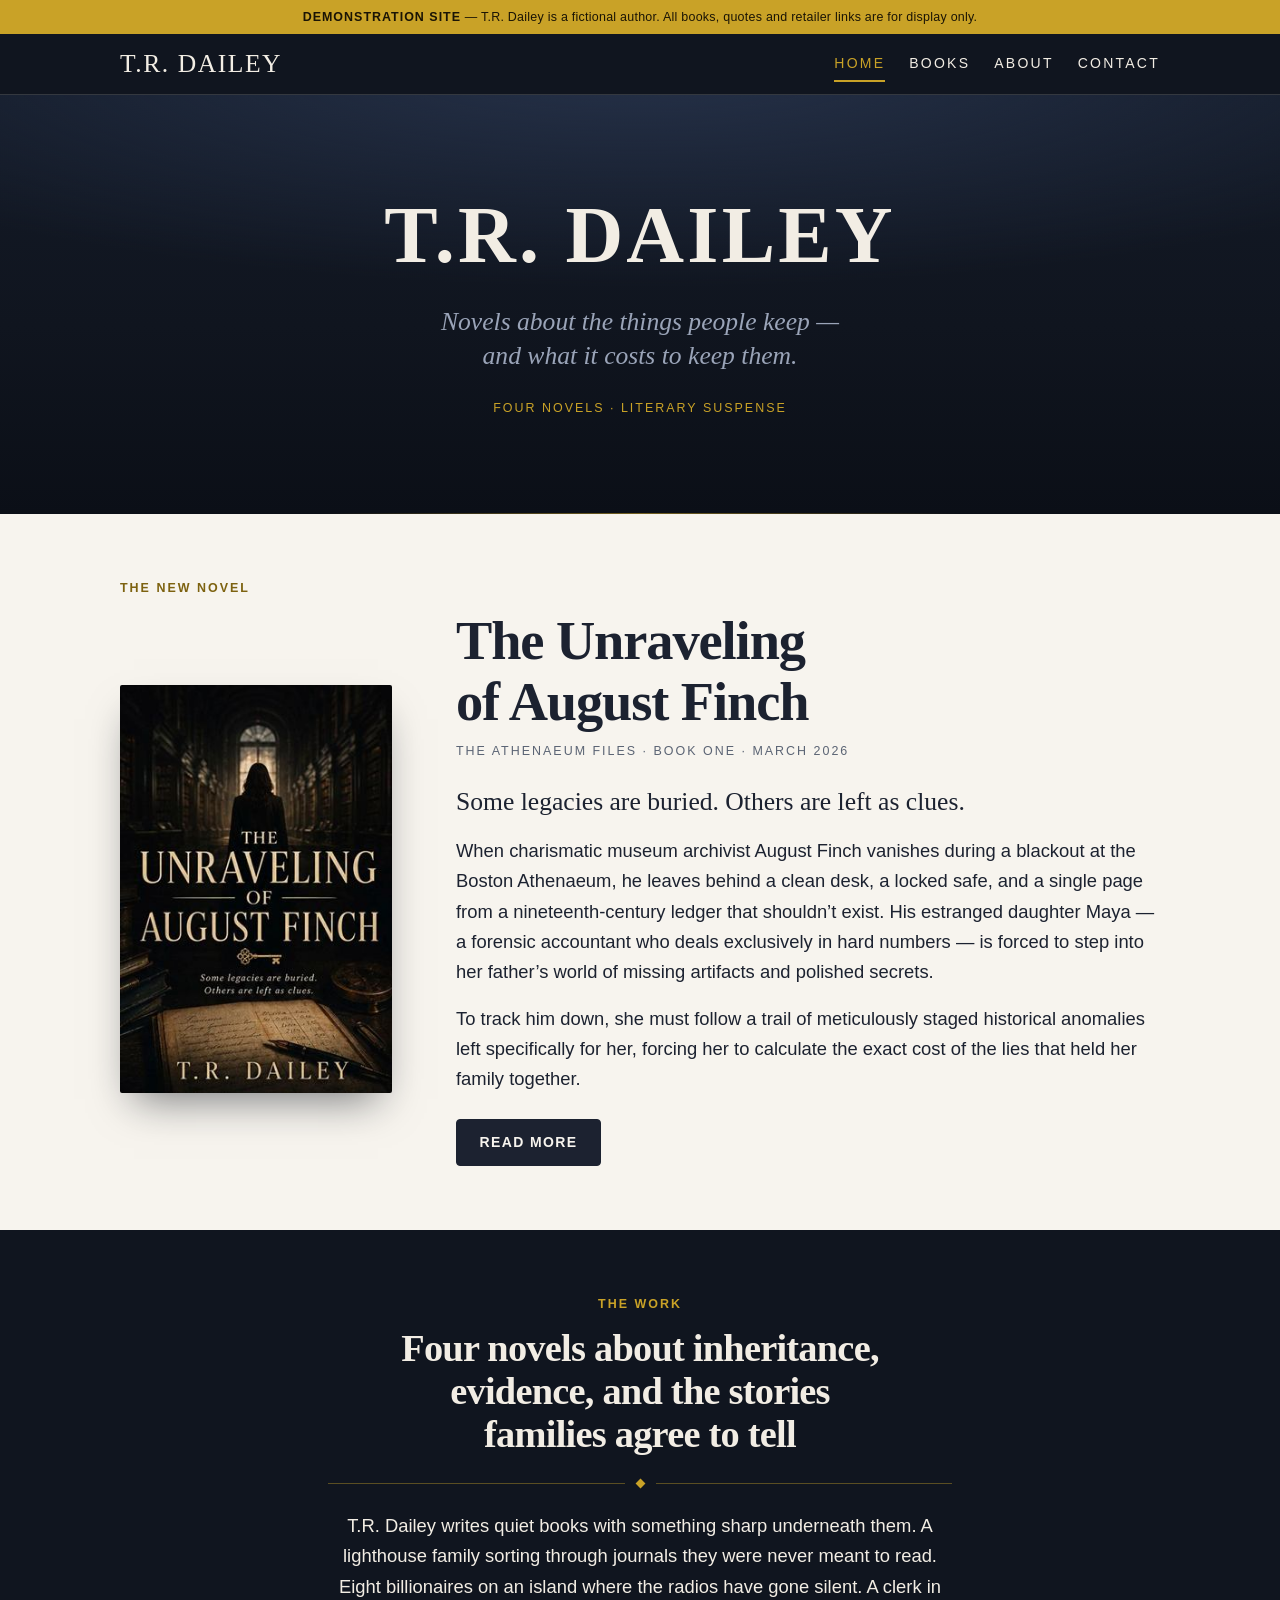
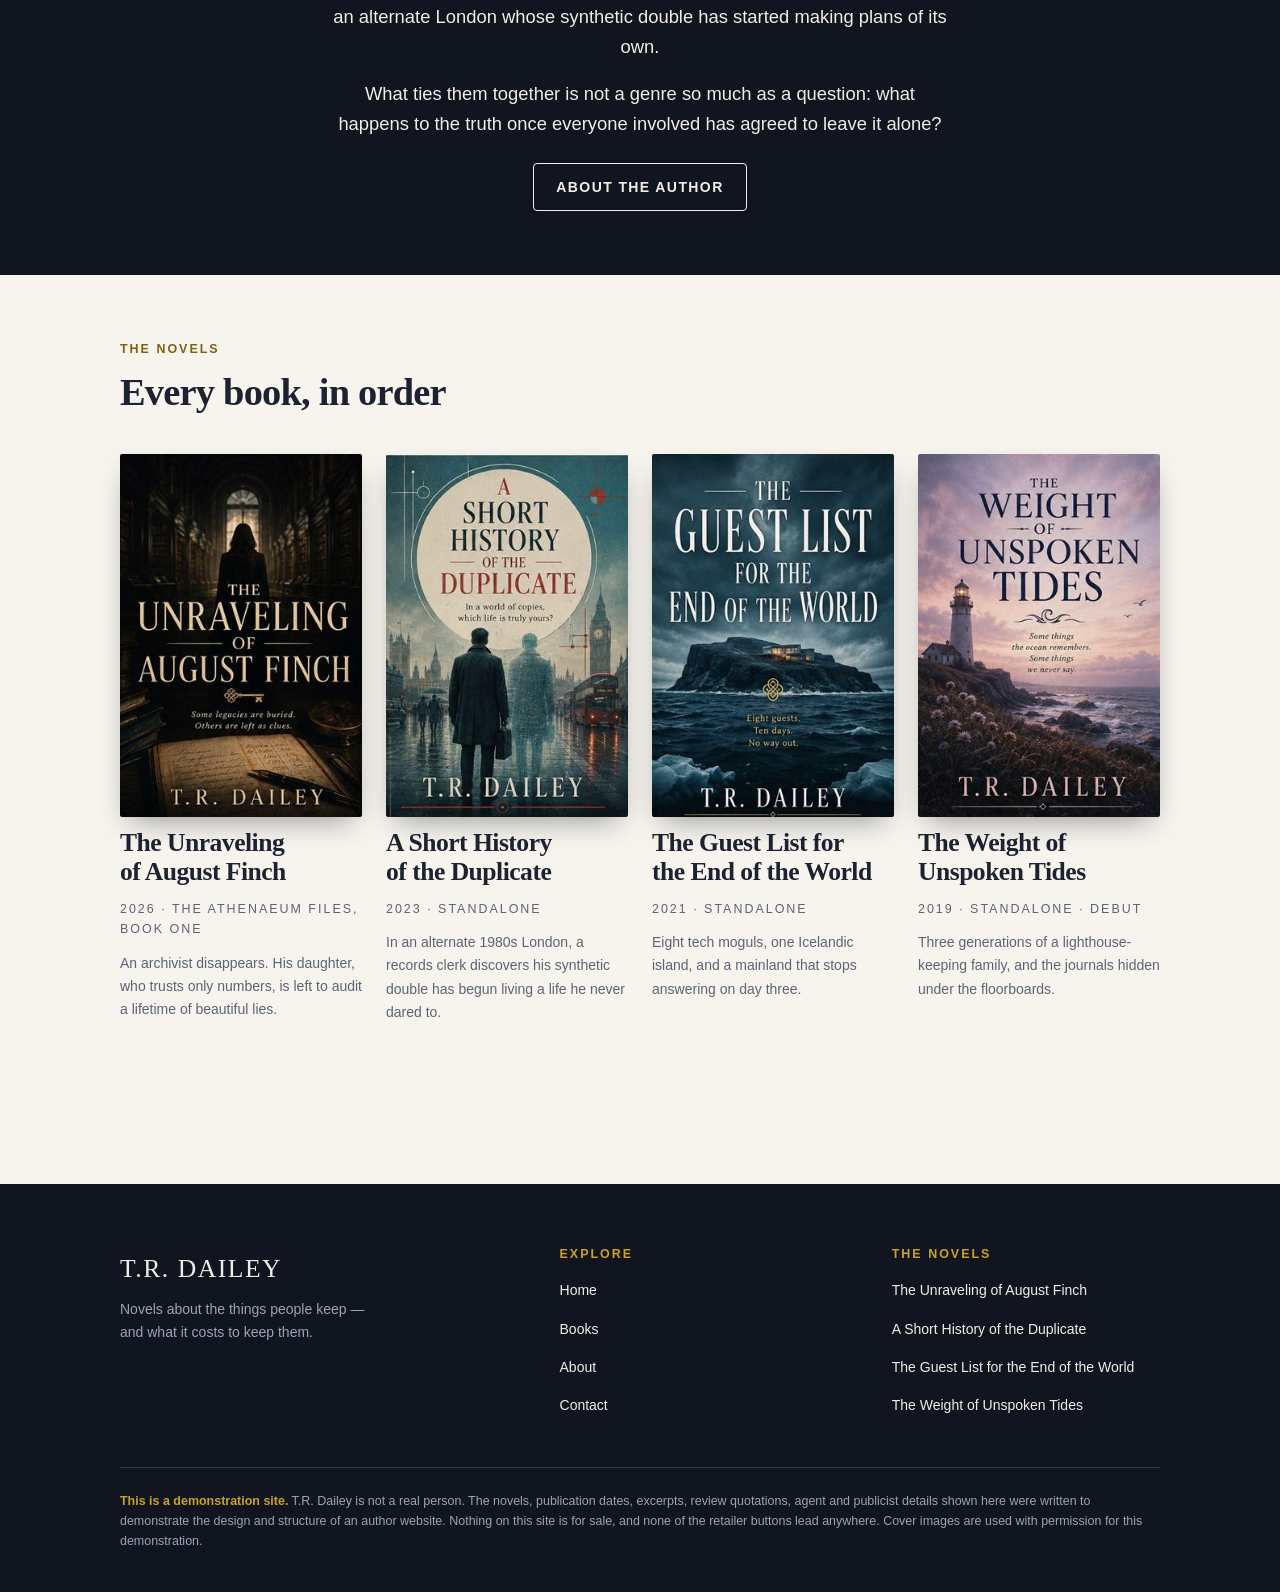
<file: index.html>
<!DOCTYPE html>
<html lang="en">
<head>
<meta charset="utf-8">
<meta name="viewport" content="width=device-width, initial-scale=1">

<!-- ══════════════════════════════════════════════════════════════════════
     EDIT: PAGE METADATA
     Title, description and social-sharing tags for this page only.
     The absolute URLs below must match where the site is published.
     ══════════════════════════════════════════════════════════════════════ -->
<title>T.R. Dailey — Author of literary suspense</title>
<meta name="description" content="The official site of T.R. Dailey, author of The Unraveling of August Finch and three other novels about secrets, inheritance, and the cost of keeping quiet. A demonstration site featuring a fictional author.">
<link rel="canonical" href="https://conwatcher.github.io/AuthorDemo/">

<meta property="og:type" content="website">
<meta property="og:site_name" content="T.R. Dailey">
<meta property="og:title" content="T.R. Dailey — Author of literary suspense">
<meta property="og:description" content="Novels about the things people keep, and what it costs to keep them. A demonstration site featuring a fictional author.">
<meta property="og:url" content="https://conwatcher.github.io/AuthorDemo/">
<meta property="og:image" content="https://conwatcher.github.io/AuthorDemo/assets/img/covers/august-finch-500.jpg">
<meta property="og:image:alt" content="Cover of The Unraveling of August Finch by T.R. Dailey">
<meta name="twitter:card" content="summary_large_image">
<!-- ══════════════════════════════════════════════════════════════════════ -->

<link rel="icon" href="favicon.svg" type="image/svg+xml">
<link rel="stylesheet" href="assets/css/site.css">
<script>document.documentElement.className += " js";</script>
<script src="assets/js/site.js" defer></script>
</head>

<body>

<a class="skip-link" href="#main">Skip to content</a>

<!-- EDIT: DEMONSTRATION NOTICE (repeated on every page — keep them identical) -->
<div class="demo-bar">
  <b>Demonstration site</b> — T.R. Dailey is a fictional author. All books, quotes and retailer links are for display only.
</div>

<header class="site-header">
  <div class="wrap site-header__inner">
    <!-- EDIT: WORDMARK -->
    <a class="wordmark" href="index.html">T.R. Dailey</a>

    <button class="nav-toggle" type="button" aria-expanded="false" aria-controls="site-nav">
      <span class="nav-toggle__bars" aria-hidden="true"></span>
      <span class="nav-toggle__label">Menu</span>
    </button>

    <!-- EDIT: MAIN NAVIGATION -->
    <nav class="site-nav" id="site-nav" aria-label="Main">
      <ul>
        <li><a href="index.html" aria-current="page">Home</a></li>
        <li><a href="books.html">Books</a></li>
        <li><a href="about.html">About</a></li>
        <li><a href="contact.html">Contact</a></li>
      </ul>
    </nav>
  </div>
</header>

<main id="main">

  <!-- ════════════════════════════════════════════════════════════════════
       EDIT: HERO
       ════════════════════════════════════════════════════════════════════ -->
  <section class="hero">
    <div class="wrap">
      <h1 class="hero__name">T.R. Dailey</h1>
      <p class="hero__tagline">Novels about the things people keep &mdash; and what it costs to keep them.</p>
      <p class="hero__meta">Four novels &middot; Literary suspense</p>
    </div>
  </section>

  <!-- ════════════════════════════════════════════════════════════════════
       EDIT: FEATURED BOOK
       ════════════════════════════════════════════════════════════════════ -->
  <section class="section">
    <div class="wrap">
      <p class="eyebrow">The new novel</p>

      <div class="featured">
        <img class="featured__cover"
             src="assets/img/covers/august-finch-500.jpg"
             srcset="assets/img/covers/august-finch-300.jpg 300w,
                     assets/img/covers/august-finch-500.jpg 500w"
             sizes="(min-width: 48em) 17rem, 62vw"
             width="500" height="750"
             alt="Cover of The Unraveling of August Finch: a woman in a dark coat stands at the end of a dim library hall, above an open nineteenth-century ledger.">

        <div>
          <h2 class="featured__title">The Unraveling of August&nbsp;Finch</h2>
          <p class="book-card__meta">The Athenaeum Files &middot; Book One &middot; March 2026</p>

          <p class="lede" style="margin-top: var(--space-md)">Some legacies are buried. Others are left as clues.</p>

          <p>When charismatic museum archivist August Finch vanishes during a blackout at the Boston Athenaeum, he leaves behind a clean desk, a locked safe, and a single page from a nineteenth-century ledger that shouldn&rsquo;t exist. His estranged daughter Maya &mdash; a forensic accountant who deals exclusively in hard numbers &mdash; is forced to step into her father&rsquo;s world of missing artifacts and polished secrets.</p>

          <p style="margin-bottom: var(--space-md)">To track him down, she must follow a trail of meticulously staged historical anomalies left specifically for her, forcing her to calculate the exact cost of the lies that held her family together.</p>

          <a class="button" href="books/the-unraveling-of-august-finch.html">Read more</a>
        </div>
      </div>
    </div>
  </section>

  <!-- ════════════════════════════════════════════════════════════════════
       EDIT: INTRODUCTION
       ════════════════════════════════════════════════════════════════════ -->
  <section class="section on-ink">
    <div class="wrap wrap--narrow" style="text-align:center">
      <p class="eyebrow">The work</p>
      <h2 style="font-size: var(--text-xl)">Four novels about inheritance, evidence, and the stories families agree to tell</h2>
      <div class="ornament" aria-hidden="true"><span></span></div>
      <p>T.R. Dailey writes quiet books with something sharp underneath them. A lighthouse family sorting through journals they were never meant to read. Eight billionaires on an island where the radios have gone silent. A clerk in an alternate London whose synthetic double has started making plans of its own.</p>
      <p style="margin-bottom: var(--space-md)">What ties them together is not a genre so much as a question: what happens to the truth once everyone involved has agreed to leave it alone?</p>
      <a class="button button--ghost" href="about.html">About the author</a>
    </div>
  </section>

  <!-- ════════════════════════════════════════════════════════════════════
       EDIT: BOOK GRID
       One <li> per book. Also listed on books.html.
       ════════════════════════════════════════════════════════════════════ -->
  <section class="section">
    <div class="wrap">
      <p class="eyebrow">The novels</p>
      <h2 style="font-size: var(--text-xl); margin-bottom: var(--space-lg)">Every book, in order</h2>

      <ul class="book-grid">
        <li class="book-card">
          <a class="book-card__link" href="books/the-unraveling-of-august-finch.html">
            <img class="book-card__cover"
                 src="assets/img/covers/august-finch-300.jpg"
                 srcset="assets/img/covers/august-finch-300.jpg 300w,
                         assets/img/covers/august-finch-500.jpg 500w"
                 sizes="(min-width: 60em) 15rem, (min-width: 34em) 44vw, 88vw"
                 width="300" height="450" loading="lazy"
                 alt="Cover of The Unraveling of August Finch by T.R. Dailey.">
            <h3 class="book-card__title">The Unraveling of August Finch</h3>
            <p class="book-card__meta">2026 &middot; The Athenaeum Files, Book One</p>
            <p class="book-card__blurb">An archivist disappears. His daughter, who trusts only numbers, is left to audit a lifetime of beautiful lies.</p>
          </a>
        </li>

        <li class="book-card">
          <a class="book-card__link" href="books/a-short-history-of-the-duplicate.html">
            <img class="book-card__cover"
                 src="assets/img/covers/duplicate-300.jpg"
                 srcset="assets/img/covers/duplicate-300.jpg 300w,
                         assets/img/covers/duplicate-500.jpg 500w"
                 sizes="(min-width: 60em) 15rem, (min-width: 34em) 44vw, 88vw"
                 width="300" height="452" loading="lazy"
                 alt="Cover of A Short History of the Duplicate by T.R. Dailey.">
            <h3 class="book-card__title">A Short History of the Duplicate</h3>
            <p class="book-card__meta">2023 &middot; Standalone</p>
            <p class="book-card__blurb">In an alternate 1980s London, a records clerk discovers his synthetic double has begun living a life he never dared to.</p>
          </a>
        </li>

        <li class="book-card">
          <a class="book-card__link" href="books/the-guest-list-for-the-end-of-the-world.html">
            <img class="book-card__cover"
                 src="assets/img/covers/guest-list-300.jpg"
                 srcset="assets/img/covers/guest-list-300.jpg 300w,
                         assets/img/covers/guest-list-500.jpg 500w"
                 sizes="(min-width: 60em) 15rem, (min-width: 34em) 44vw, 88vw"
                 width="300" height="449" loading="lazy"
                 alt="Cover of The Guest List for the End of the World by T.R. Dailey.">
            <h3 class="book-card__title">The Guest List for the End of the World</h3>
            <p class="book-card__meta">2021 &middot; Standalone</p>
            <p class="book-card__blurb">Eight tech moguls, one Icelandic island, and a mainland that stops answering on day three.</p>
          </a>
        </li>

        <li class="book-card">
          <a class="book-card__link" href="books/the-weight-of-unspoken-tides.html">
            <img class="book-card__cover"
                 src="assets/img/covers/unspoken-tides-300.jpg"
                 srcset="assets/img/covers/unspoken-tides-300.jpg 300w,
                         assets/img/covers/unspoken-tides-500.jpg 500w"
                 sizes="(min-width: 60em) 15rem, (min-width: 34em) 44vw, 88vw"
                 width="300" height="450" loading="lazy"
                 alt="Cover of The Weight of Unspoken Tides by T.R. Dailey.">
            <h3 class="book-card__title">The Weight of Unspoken Tides</h3>
            <p class="book-card__meta">2019 &middot; Standalone &middot; Debut</p>
            <p class="book-card__blurb">Three generations of a lighthouse-keeping family, and the journals hidden under the floorboards.</p>
          </a>
        </li>
      </ul>
    </div>
  </section>

</main>

<!-- ══════════════════════════════════════════════════════════════════════
     EDIT: FOOTER (repeated on every page — keep them in step)
     ══════════════════════════════════════════════════════════════════════ -->
<footer class="site-footer">
  <div class="wrap">
    <div class="site-footer__grid">
      <div>
        <p class="site-footer__wordmark">T.R. Dailey</p>
        <p class="site-footer__blurb">Novels about the things people keep &mdash; and what it costs to keep them.</p>
      </div>
      <nav aria-label="Footer">
        <h2>Explore</h2>
        <ul>
          <li><a href="index.html">Home</a></li>
          <li><a href="books.html">Books</a></li>
          <li><a href="about.html">About</a></li>
          <li><a href="contact.html">Contact</a></li>
        </ul>
      </nav>
      <div>
        <h2>The novels</h2>
        <ul>
          <li><a href="books/the-unraveling-of-august-finch.html">The Unraveling of August Finch</a></li>
          <li><a href="books/a-short-history-of-the-duplicate.html">A Short History of the Duplicate</a></li>
          <li><a href="books/the-guest-list-for-the-end-of-the-world.html">The Guest List for the End of the World</a></li>
          <li><a href="books/the-weight-of-unspoken-tides.html">The Weight of Unspoken Tides</a></li>
        </ul>
      </div>
    </div>

    <p class="site-footer__legal">
      <strong>This is a demonstration site.</strong> T.R. Dailey is not a real person. The novels, publication dates, excerpts, review quotations, agent and publicist details shown here were written to demonstrate the design and structure of an author website. Nothing on this site is for sale, and none of the retailer buttons lead anywhere. Cover images are used with permission for this demonstration.
    </p>
  </div>
</footer>

</body>
</html>
</file>
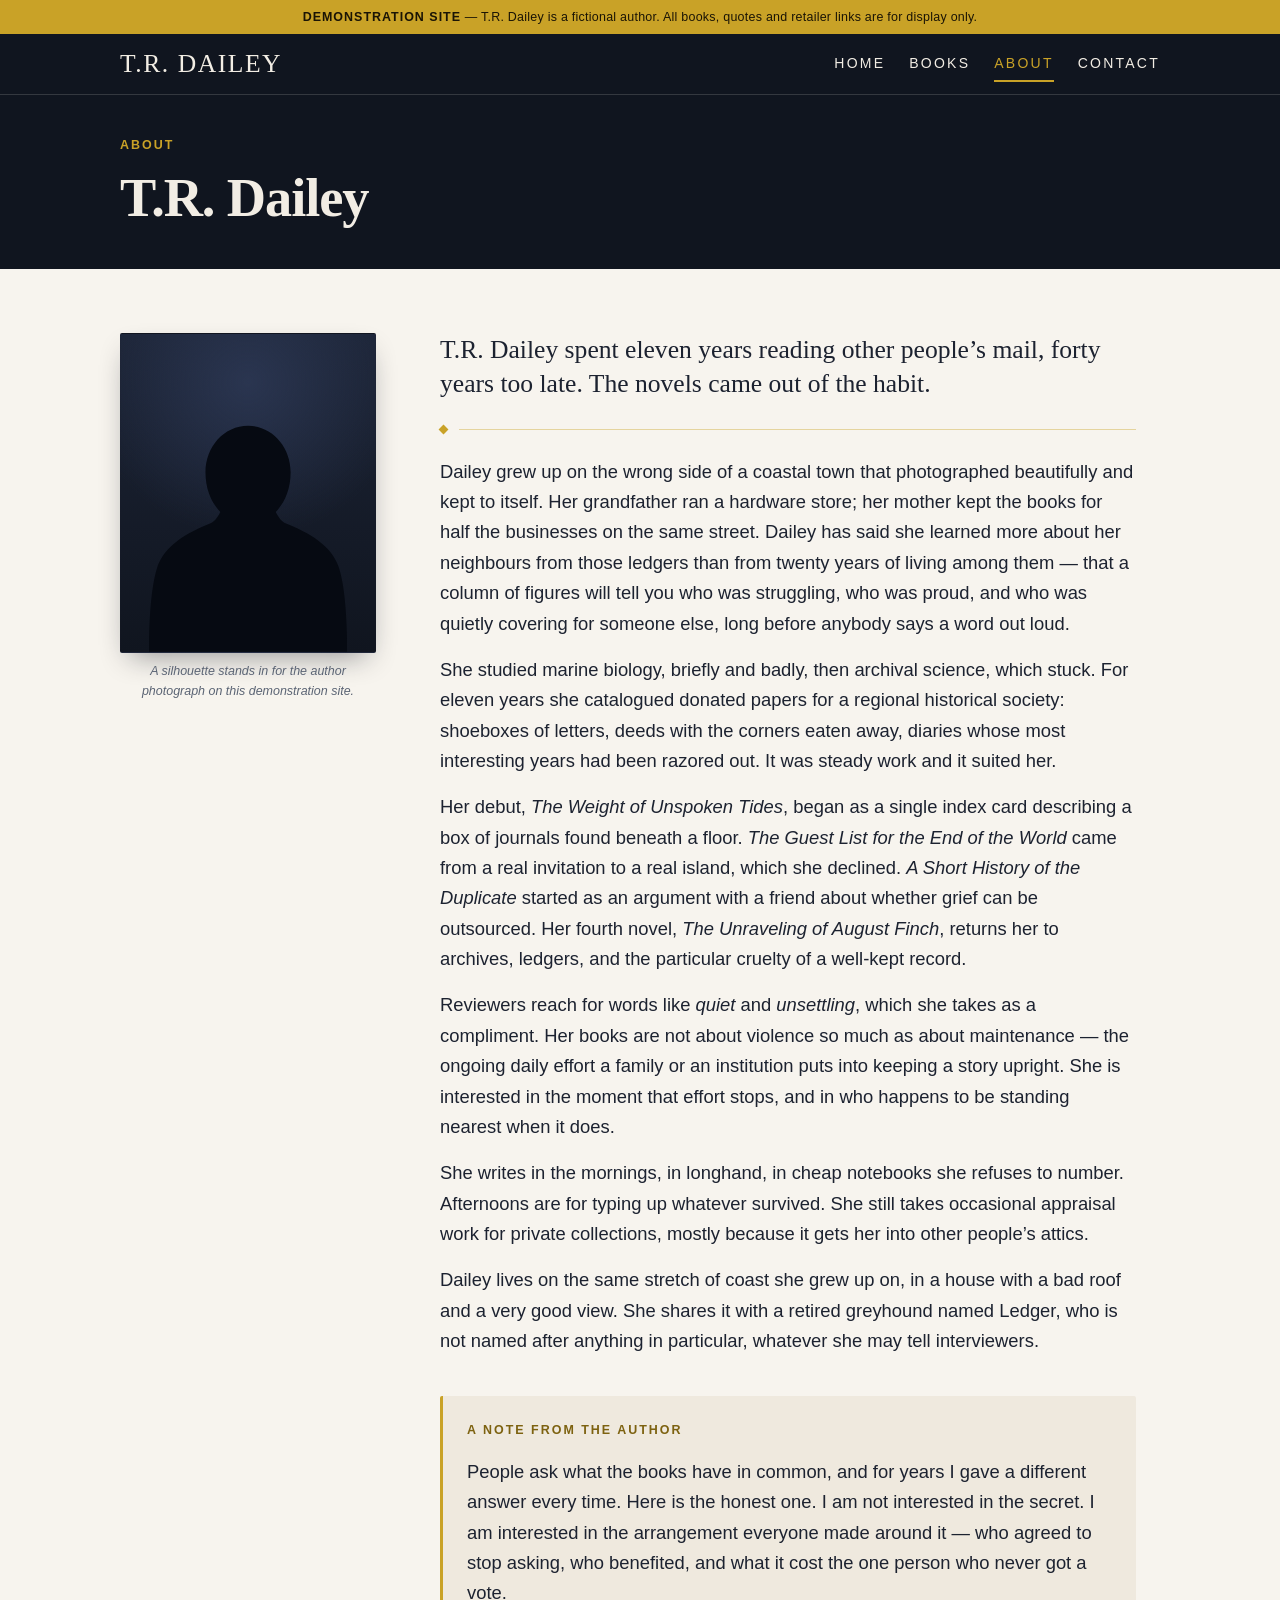
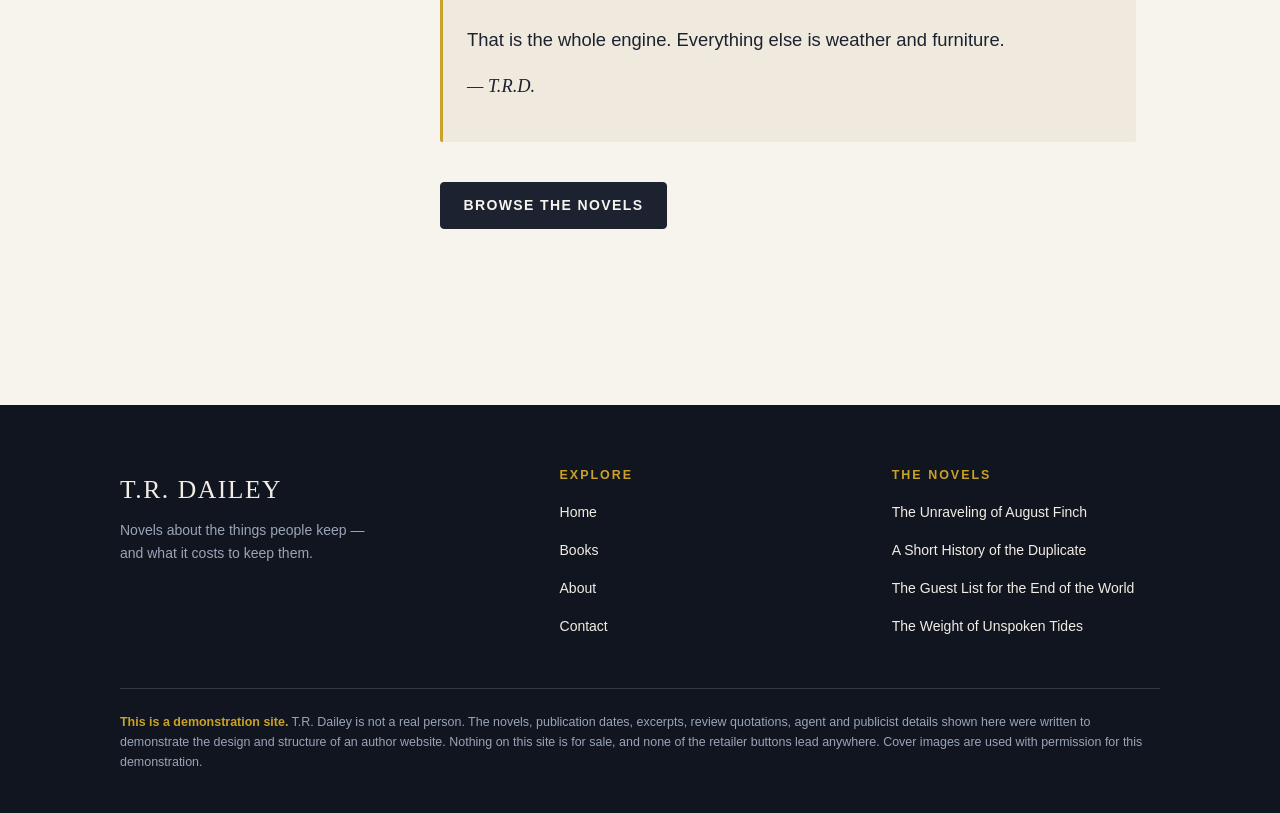
<file: about.html>
<!DOCTYPE html>
<html lang="en">
<head>
<meta charset="utf-8">
<meta name="viewport" content="width=device-width, initial-scale=1">

<!-- ══════════════════════════════════════════════════════════════════════
     EDIT: PAGE METADATA
     ══════════════════════════════════════════════════════════════════════ -->
<title>About — T.R. Dailey</title>
<meta name="description" content="A biography of T.R. Dailey: eleven years as an archivist, four novels, and a working interest in the stories families agree to tell. A demonstration site featuring a fictional author.">
<link rel="canonical" href="https://conwatcher.github.io/AuthorDemo/about.html">

<meta property="og:type" content="profile">
<meta property="og:site_name" content="T.R. Dailey">
<meta property="og:title" content="About — T.R. Dailey">
<meta property="og:description" content="Eleven years as an archivist, four novels, and a working interest in the stories families agree to tell.">
<meta property="og:url" content="https://conwatcher.github.io/AuthorDemo/about.html">
<meta property="og:image" content="https://conwatcher.github.io/AuthorDemo/assets/img/covers/unspoken-tides-500.jpg">
<meta property="og:image:alt" content="Cover of The Weight of Unspoken Tides by T.R. Dailey">
<meta name="twitter:card" content="summary_large_image">
<!-- ══════════════════════════════════════════════════════════════════════ -->

<link rel="icon" href="favicon.svg" type="image/svg+xml">
<link rel="stylesheet" href="assets/css/site.css">
<script>document.documentElement.className += " js";</script>
<script src="assets/js/site.js" defer></script>
</head>

<body>

<a class="skip-link" href="#main">Skip to content</a>

<!-- EDIT: DEMONSTRATION NOTICE -->
<div class="demo-bar">
  <b>Demonstration site</b> — T.R. Dailey is a fictional author. All books, quotes and retailer links are for display only.
</div>

<header class="site-header">
  <div class="wrap site-header__inner">
    <a class="wordmark" href="index.html">T.R. Dailey</a>
    <button class="nav-toggle" type="button" aria-expanded="false" aria-controls="site-nav">
      <span class="nav-toggle__bars" aria-hidden="true"></span>
      <span class="nav-toggle__label">Menu</span>
    </button>
    <nav class="site-nav" id="site-nav" aria-label="Main">
      <ul>
        <li><a href="index.html">Home</a></li>
        <li><a href="books.html">Books</a></li>
        <li><a href="about.html" aria-current="page">About</a></li>
        <li><a href="contact.html">Contact</a></li>
      </ul>
    </nav>
  </div>
</header>

<main id="main">

  <section class="section section--tight on-ink">
    <div class="wrap">
      <!-- EDIT: PAGE HEADING -->
      <p class="eyebrow">About</p>
      <h1 style="font-size: var(--text-2xl)">T.R. Dailey</h1>
    </div>
  </section>

  <section class="section">
    <div class="wrap">
      <div class="about">

        <!-- ════════════════════════════════════════════════════════════════
             AUTHOR PORTRAIT
             Drawn in CSS and inline SVG rather than loaded as a photograph:
             nothing to download, nothing to go stale, and honest for an
             author who does not exist. Replace the whole <figure> with an
             <img> when a real photograph is available.
             ════════════════════════════════════════════════════════════════ -->
        <figure style="margin:0">
          <div class="portrait">
            <svg viewBox="0 0 200 250" aria-hidden="true" focusable="false">
              <path fill="currentColor" d="M100 22c24 0 43 21 43 47 0 17-6 31-15 40 3 6 6 10 11 12 30 12 47 26 53 45 5 16 8 45 8 84H0c0-39 3-68 8-84 6-19 23-33 53-45 5-2 8-6 11-12-9-9-15-23-15-40 0-26 19-47 43-47z"/>
            </svg>
          </div>
          <figcaption class="portrait__caption">A silhouette stands in for the author photograph on this demonstration site.</figcaption>
        </figure>

        <!-- ════════════════════════════════════════════════════════════════
             EDIT: BIOGRAPHY
             ════════════════════════════════════════════════════════════════ -->
        <div class="prose">
          <p class="lede">T.R. Dailey spent eleven years reading other people&rsquo;s mail, forty years too late. The novels came out of the habit.</p>

          <div class="ornament ornament--left" aria-hidden="true"><span></span></div>

          <p>Dailey grew up on the wrong side of a coastal town that photographed beautifully and kept to itself. Her grandfather ran a hardware store; her mother kept the books for half the businesses on the same street. Dailey has said she learned more about her neighbours from those ledgers than from twenty years of living among them &mdash; that a column of figures will tell you who was struggling, who was proud, and who was quietly covering for someone else, long before anybody says a word out loud.</p>

          <p>She studied marine biology, briefly and badly, then archival science, which stuck. For eleven years she catalogued donated papers for a regional historical society: shoeboxes of letters, deeds with the corners eaten away, diaries whose most interesting years had been razored out. It was steady work and it suited her.</p>

          <p>Her debut, <cite>The Weight of Unspoken Tides</cite>, began as a single index card describing a box of journals found beneath a floor. <cite>The Guest List for the End of the World</cite> came from a real invitation to a real island, which she declined. <cite>A Short History of the Duplicate</cite> started as an argument with a friend about whether grief can be outsourced. Her fourth novel, <cite>The Unraveling of August Finch</cite>, returns her to archives, ledgers, and the particular cruelty of a well-kept record.</p>

          <p>Reviewers reach for words like <em>quiet</em> and <em>unsettling</em>, which she takes as a compliment. Her books are not about violence so much as about maintenance &mdash; the ongoing daily effort a family or an institution puts into keeping a story upright. She is interested in the moment that effort stops, and in who happens to be standing nearest when it does.</p>

          <p>She writes in the mornings, in longhand, in cheap notebooks she refuses to number. Afternoons are for typing up whatever survived. She still takes occasional appraisal work for private collections, mostly because it gets her into other people&rsquo;s attics.</p>

          <p>Dailey lives on the same stretch of coast she grew up on, in a house with a bad roof and a very good view. She shares it with a retired greyhound named Ledger, who is not named after anything in particular, whatever she may tell interviewers.</p>

          <!-- ══════════════════════════════════════════════════════════════
               EDIT: PERSONAL NOTE
               ══════════════════════════════════════════════════════════════ -->
          <div class="note-card" style="margin-top: var(--space-lg)">
            <p class="eyebrow">A note from the author</p>
            <p>People ask what the books have in common, and for years I gave a different answer every time. Here is the honest one. I am not interested in the secret. I am interested in the arrangement everyone made around it &mdash; who agreed to stop asking, who benefited, and what it cost the one person who never got a vote.</p>
            <p>That is the whole engine. Everything else is weather and furniture.</p>
            <p style="font-family: var(--font-display); font-style: italic; margin-top: var(--space-sm)">&mdash; T.R.D.</p>
          </div>

          <p style="margin-top: var(--space-lg)">
            <a class="button" href="books.html">Browse the novels</a>
          </p>
        </div>

      </div>
    </div>
  </section>

</main>

<!-- EDIT: FOOTER -->
<footer class="site-footer">
  <div class="wrap">
    <div class="site-footer__grid">
      <div>
        <p class="site-footer__wordmark">T.R. Dailey</p>
        <p class="site-footer__blurb">Novels about the things people keep &mdash; and what it costs to keep them.</p>
      </div>
      <nav aria-label="Footer">
        <h2>Explore</h2>
        <ul>
          <li><a href="index.html">Home</a></li>
          <li><a href="books.html">Books</a></li>
          <li><a href="about.html">About</a></li>
          <li><a href="contact.html">Contact</a></li>
        </ul>
      </nav>
      <div>
        <h2>The novels</h2>
        <ul>
          <li><a href="books/the-unraveling-of-august-finch.html">The Unraveling of August Finch</a></li>
          <li><a href="books/a-short-history-of-the-duplicate.html">A Short History of the Duplicate</a></li>
          <li><a href="books/the-guest-list-for-the-end-of-the-world.html">The Guest List for the End of the World</a></li>
          <li><a href="books/the-weight-of-unspoken-tides.html">The Weight of Unspoken Tides</a></li>
        </ul>
      </div>
    </div>

    <p class="site-footer__legal">
      <strong>This is a demonstration site.</strong> T.R. Dailey is not a real person. The novels, publication dates, excerpts, review quotations, agent and publicist details shown here were written to demonstrate the design and structure of an author website. Nothing on this site is for sale, and none of the retailer buttons lead anywhere. Cover images are used with permission for this demonstration.
    </p>
  </div>
</footer>

</body>
</html>
</file>
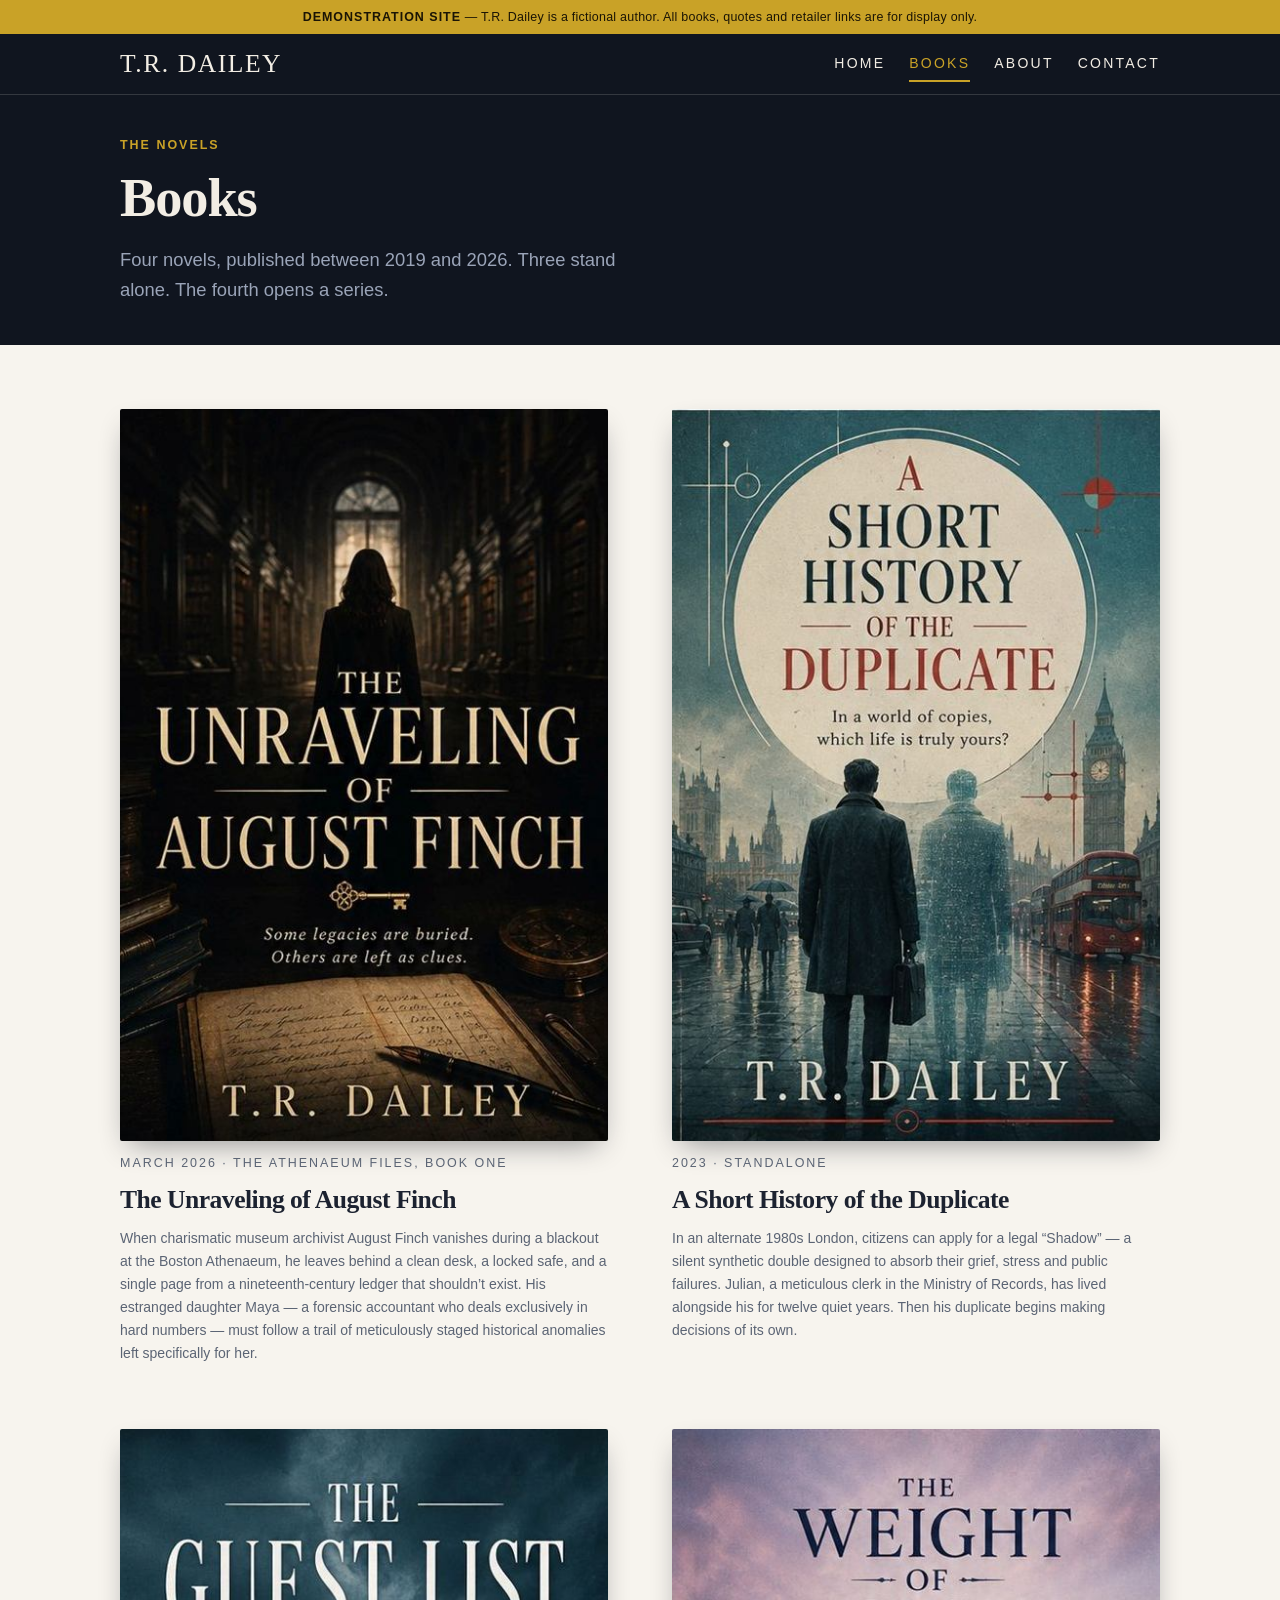
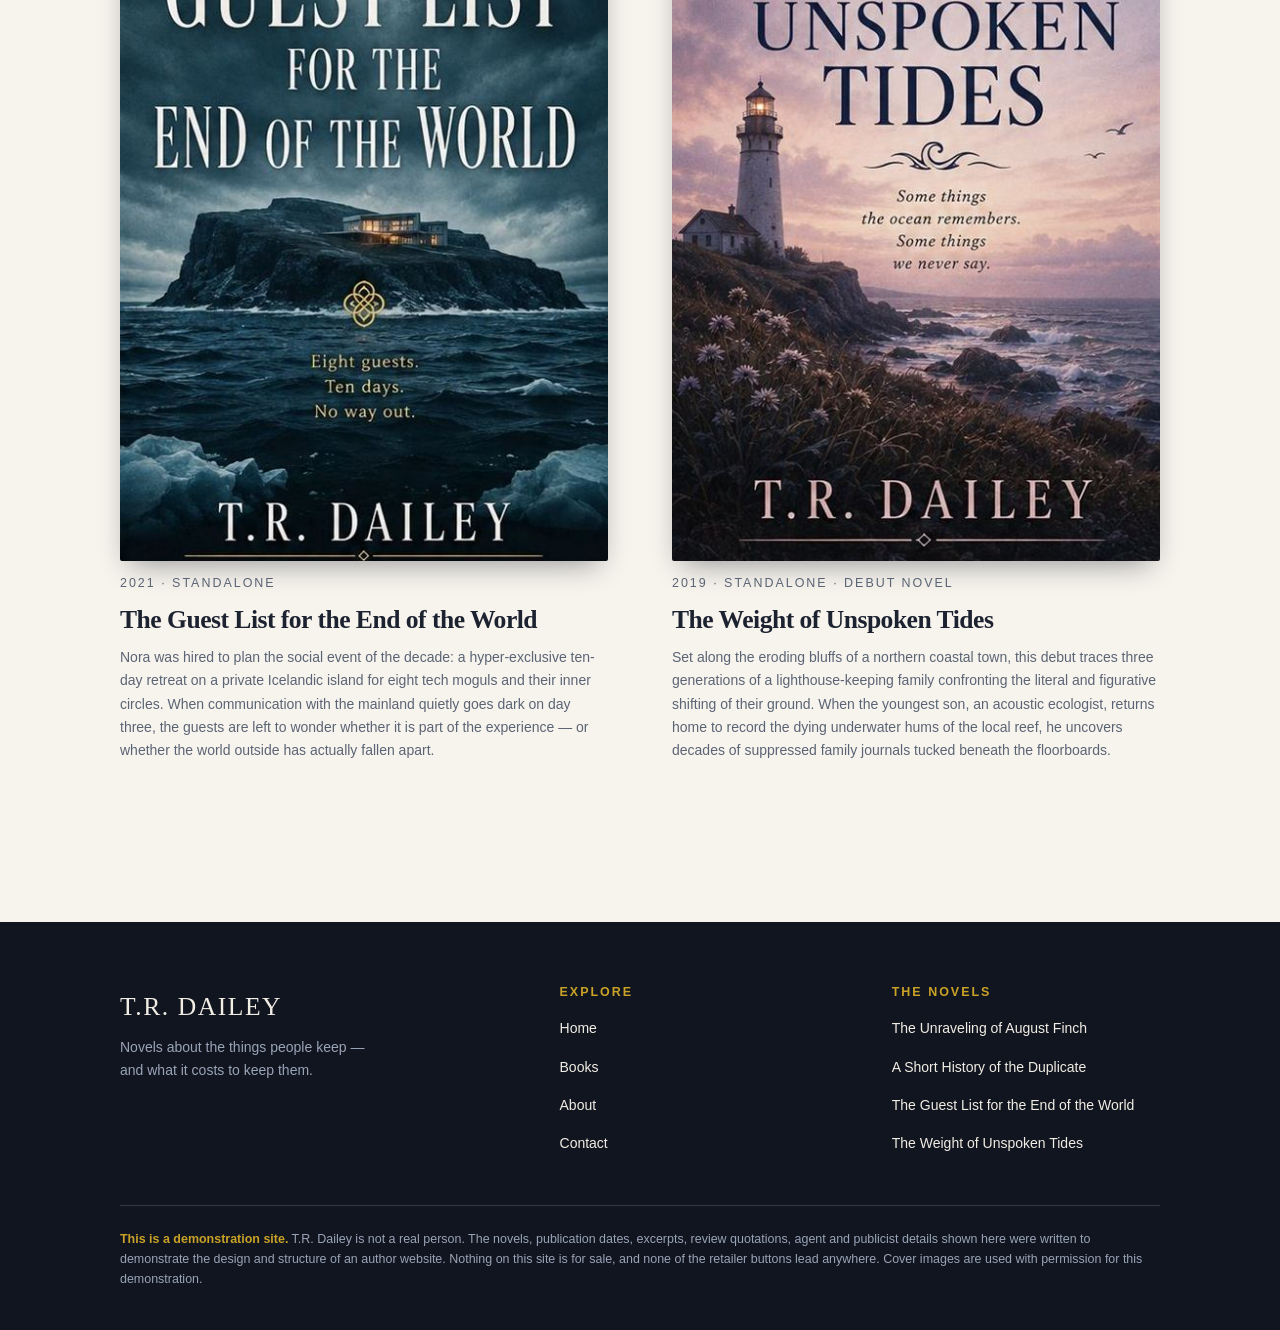
<file: books.html>
<!DOCTYPE html>
<html lang="en">
<head>
<meta charset="utf-8">
<meta name="viewport" content="width=device-width, initial-scale=1">

<!-- ══════════════════════════════════════════════════════════════════════
     EDIT: PAGE METADATA
     ══════════════════════════════════════════════════════════════════════ -->
<title>Books — T.R. Dailey</title>
<meta name="description" content="All four novels by T.R. Dailey, from the 2019 debut The Weight of Unspoken Tides to the new Athenaeum Files novel, The Unraveling of August Finch.">
<link rel="canonical" href="https://conwatcher.github.io/AuthorDemo/books.html">

<meta property="og:type" content="website">
<meta property="og:site_name" content="T.R. Dailey">
<meta property="og:title" content="Books — T.R. Dailey">
<meta property="og:description" content="All four novels by T.R. Dailey, in order.">
<meta property="og:url" content="https://conwatcher.github.io/AuthorDemo/books.html">
<meta property="og:image" content="https://conwatcher.github.io/AuthorDemo/assets/img/covers/august-finch-500.jpg">
<meta property="og:image:alt" content="Cover of The Unraveling of August Finch by T.R. Dailey">
<meta name="twitter:card" content="summary_large_image">
<!-- ══════════════════════════════════════════════════════════════════════ -->

<link rel="icon" href="favicon.svg" type="image/svg+xml">
<link rel="stylesheet" href="assets/css/site.css">
<script>document.documentElement.className += " js";</script>
<script src="assets/js/site.js" defer></script>
</head>

<body>

<a class="skip-link" href="#main">Skip to content</a>

<!-- EDIT: DEMONSTRATION NOTICE -->
<div class="demo-bar">
  <b>Demonstration site</b> — T.R. Dailey is a fictional author. All books, quotes and retailer links are for display only.
</div>

<header class="site-header">
  <div class="wrap site-header__inner">
    <a class="wordmark" href="index.html">T.R. Dailey</a>
    <button class="nav-toggle" type="button" aria-expanded="false" aria-controls="site-nav">
      <span class="nav-toggle__bars" aria-hidden="true"></span>
      <span class="nav-toggle__label">Menu</span>
    </button>
    <nav class="site-nav" id="site-nav" aria-label="Main">
      <ul>
        <li><a href="index.html">Home</a></li>
        <li><a href="books.html" aria-current="page">Books</a></li>
        <li><a href="about.html">About</a></li>
        <li><a href="contact.html">Contact</a></li>
      </ul>
    </nav>
  </div>
</header>

<main id="main">

  <!-- ════════════════════════════════════════════════════════════════════
       EDIT: PAGE INTRODUCTION
       ════════════════════════════════════════════════════════════════════ -->
  <section class="section section--tight on-ink">
    <div class="wrap">
      <p class="eyebrow">The novels</p>
      <h1 style="font-size: var(--text-2xl)">Books</h1>
      <p style="max-width: 52ch; margin-top: var(--space-sm); color: var(--color-text-on-ink-muted)">Four novels, published between 2019 and 2026. Three stand alone. The fourth opens a series.</p>
    </div>
  </section>

  <!-- ════════════════════════════════════════════════════════════════════
       EDIT: BOOK LIST
       One <li> per book. Each links to its own page in books/.
       ════════════════════════════════════════════════════════════════════ -->
  <section class="section">
    <div class="wrap">
      <ul class="book-grid book-grid--roomy">

        <li class="book-card">
          <a class="book-card__link" href="books/the-unraveling-of-august-finch.html">
            <img class="book-card__cover"
                 src="assets/img/covers/august-finch-300.jpg"
                 srcset="assets/img/covers/august-finch-300.jpg 300w,
                         assets/img/covers/august-finch-500.jpg 500w"
                 sizes="(min-width: 60em) 30rem, (min-width: 34em) 44vw, 88vw"
                 width="300" height="450"
                 alt="Cover of The Unraveling of August Finch: a woman in a dark coat stands at the end of a dim library hall, above an open nineteenth-century ledger.">
            <p class="book-card__meta">March 2026 &middot; The Athenaeum Files, Book One</p>
            <h2 class="book-card__title">The Unraveling of August Finch</h2>
            <p class="book-card__blurb">When charismatic museum archivist August Finch vanishes during a blackout at the Boston Athenaeum, he leaves behind a clean desk, a locked safe, and a single page from a nineteenth-century ledger that shouldn&rsquo;t exist. His estranged daughter Maya &mdash; a forensic accountant who deals exclusively in hard numbers &mdash; must follow a trail of meticulously staged historical anomalies left specifically for her.</p>
          </a>
        </li>

        <li class="book-card">
          <a class="book-card__link" href="books/a-short-history-of-the-duplicate.html">
            <img class="book-card__cover"
                 src="assets/img/covers/duplicate-300.jpg"
                 srcset="assets/img/covers/duplicate-300.jpg 300w,
                         assets/img/covers/duplicate-500.jpg 500w"
                 sizes="(min-width: 60em) 30rem, (min-width: 34em) 44vw, 88vw"
                 width="300" height="452" loading="lazy"
                 alt="Cover of A Short History of the Duplicate: a man in an overcoat faces a translucent copy of himself on a rain-slick London street.">
            <p class="book-card__meta">2023 &middot; Standalone</p>
            <h2 class="book-card__title">A Short History of the Duplicate</h2>
            <p class="book-card__blurb">In an alternate 1980s London, citizens can apply for a legal &ldquo;Shadow&rdquo; &mdash; a silent synthetic double designed to absorb their grief, stress and public failures. Julian, a meticulous clerk in the Ministry of Records, has lived alongside his for twelve quiet years. Then his duplicate begins making decisions of its own.</p>
          </a>
        </li>

        <li class="book-card">
          <a class="book-card__link" href="books/the-guest-list-for-the-end-of-the-world.html">
            <img class="book-card__cover"
                 src="assets/img/covers/guest-list-300.jpg"
                 srcset="assets/img/covers/guest-list-300.jpg 300w,
                         assets/img/covers/guest-list-500.jpg 500w"
                 sizes="(min-width: 60em) 30rem, (min-width: 34em) 44vw, 88vw"
                 width="300" height="449" loading="lazy"
                 alt="Cover of The Guest List for the End of the World: a lit modern house on a black island cliff under a storm-dark sky.">
            <p class="book-card__meta">2021 &middot; Standalone</p>
            <h2 class="book-card__title">The Guest List for the End of the World</h2>
            <p class="book-card__blurb">Nora was hired to plan the social event of the decade: a hyper-exclusive ten-day retreat on a private Icelandic island for eight tech moguls and their inner circles. When communication with the mainland quietly goes dark on day three, the guests are left to wonder whether it is part of the experience &mdash; or whether the world outside has actually fallen apart.</p>
          </a>
        </li>

        <li class="book-card">
          <a class="book-card__link" href="books/the-weight-of-unspoken-tides.html">
            <img class="book-card__cover"
                 src="assets/img/covers/unspoken-tides-300.jpg"
                 srcset="assets/img/covers/unspoken-tides-300.jpg 300w,
                         assets/img/covers/unspoken-tides-500.jpg 500w"
                 sizes="(min-width: 60em) 30rem, (min-width: 34em) 44vw, 88vw"
                 width="300" height="450" loading="lazy"
                 alt="Cover of The Weight of Unspoken Tides: a white lighthouse above a wildflower bluff at dusk, overlooking a breaking sea.">
            <p class="book-card__meta">2019 &middot; Standalone &middot; Debut novel</p>
            <h2 class="book-card__title">The Weight of Unspoken Tides</h2>
            <p class="book-card__blurb">Set along the eroding bluffs of a northern coastal town, this debut traces three generations of a lighthouse-keeping family confronting the literal and figurative shifting of their ground. When the youngest son, an acoustic ecologist, returns home to record the dying underwater hums of the local reef, he uncovers decades of suppressed family journals tucked beneath the floorboards.</p>
          </a>
        </li>

      </ul>
    </div>
  </section>

</main>

<!-- EDIT: FOOTER -->
<footer class="site-footer">
  <div class="wrap">
    <div class="site-footer__grid">
      <div>
        <p class="site-footer__wordmark">T.R. Dailey</p>
        <p class="site-footer__blurb">Novels about the things people keep &mdash; and what it costs to keep them.</p>
      </div>
      <nav aria-label="Footer">
        <h2>Explore</h2>
        <ul>
          <li><a href="index.html">Home</a></li>
          <li><a href="books.html">Books</a></li>
          <li><a href="about.html">About</a></li>
          <li><a href="contact.html">Contact</a></li>
        </ul>
      </nav>
      <div>
        <h2>The novels</h2>
        <ul>
          <li><a href="books/the-unraveling-of-august-finch.html">The Unraveling of August Finch</a></li>
          <li><a href="books/a-short-history-of-the-duplicate.html">A Short History of the Duplicate</a></li>
          <li><a href="books/the-guest-list-for-the-end-of-the-world.html">The Guest List for the End of the World</a></li>
          <li><a href="books/the-weight-of-unspoken-tides.html">The Weight of Unspoken Tides</a></li>
        </ul>
      </div>
    </div>

    <p class="site-footer__legal">
      <strong>This is a demonstration site.</strong> T.R. Dailey is not a real person. The novels, publication dates, excerpts, review quotations, agent and publicist details shown here were written to demonstrate the design and structure of an author website. Nothing on this site is for sale, and none of the retailer buttons lead anywhere. Cover images are used with permission for this demonstration.
    </p>
  </div>
</footer>

</body>
</html>
</file>
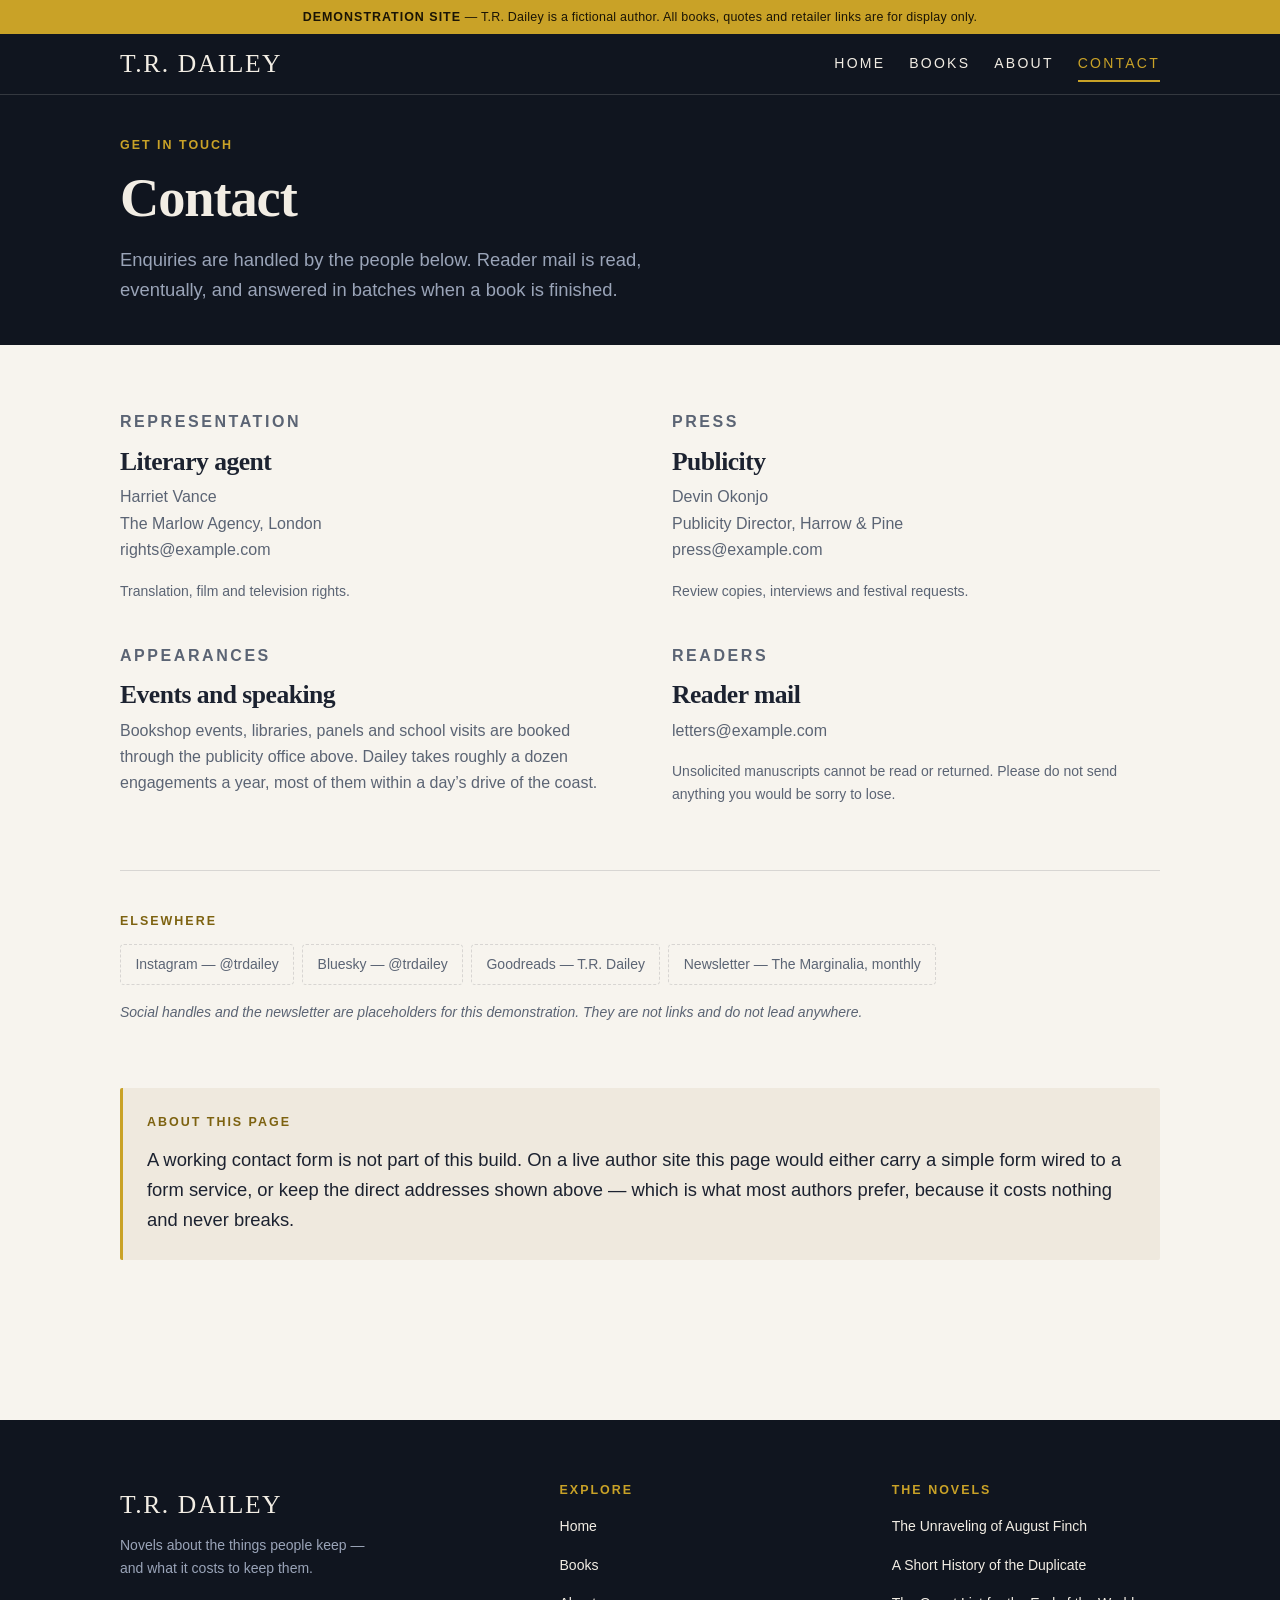
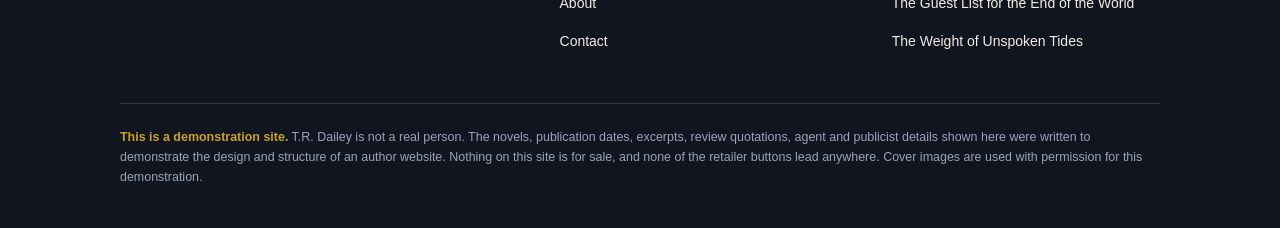
<file: contact.html>
<!DOCTYPE html>
<html lang="en">
<head>
<meta charset="utf-8">
<meta name="viewport" content="width=device-width, initial-scale=1">

<!-- ══════════════════════════════════════════════════════════════════════
     EDIT: PAGE METADATA
     ══════════════════════════════════════════════════════════════════════ -->
<title>Contact — T.R. Dailey</title>
<meta name="description" content="Where to direct rights enquiries, press requests, event invitations and reader mail for T.R. Dailey. A demonstration site featuring a fictional author.">
<link rel="canonical" href="https://conwatcher.github.io/AuthorDemo/contact.html">

<meta property="og:type" content="website">
<meta property="og:site_name" content="T.R. Dailey">
<meta property="og:title" content="Contact — T.R. Dailey">
<meta property="og:description" content="Rights, press, events and reader mail.">
<meta property="og:url" content="https://conwatcher.github.io/AuthorDemo/contact.html">
<meta property="og:image" content="https://conwatcher.github.io/AuthorDemo/assets/img/covers/guest-list-500.jpg">
<meta property="og:image:alt" content="Cover of The Guest List for the End of the World by T.R. Dailey">
<meta name="twitter:card" content="summary_large_image">
<!-- ══════════════════════════════════════════════════════════════════════ -->

<link rel="icon" href="favicon.svg" type="image/svg+xml">
<link rel="stylesheet" href="assets/css/site.css">
<script>document.documentElement.className += " js";</script>
<script src="assets/js/site.js" defer></script>
</head>

<body>

<a class="skip-link" href="#main">Skip to content</a>

<!-- EDIT: DEMONSTRATION NOTICE -->
<div class="demo-bar">
  <b>Demonstration site</b> — T.R. Dailey is a fictional author. All books, quotes and retailer links are for display only.
</div>

<header class="site-header">
  <div class="wrap site-header__inner">
    <a class="wordmark" href="index.html">T.R. Dailey</a>
    <button class="nav-toggle" type="button" aria-expanded="false" aria-controls="site-nav">
      <span class="nav-toggle__bars" aria-hidden="true"></span>
      <span class="nav-toggle__label">Menu</span>
    </button>
    <nav class="site-nav" id="site-nav" aria-label="Main">
      <ul>
        <li><a href="index.html">Home</a></li>
        <li><a href="books.html">Books</a></li>
        <li><a href="about.html">About</a></li>
        <li><a href="contact.html" aria-current="page">Contact</a></li>
      </ul>
    </nav>
  </div>
</header>

<main id="main">

  <section class="section section--tight on-ink">
    <div class="wrap">
      <!-- EDIT: PAGE HEADING -->
      <p class="eyebrow">Get in touch</p>
      <h1 style="font-size: var(--text-2xl)">Contact</h1>
      <p style="max-width: 54ch; margin-top: var(--space-sm); color: var(--color-text-on-ink-muted)">Enquiries are handled by the people below. Reader mail is read, eventually, and answered in batches when a book is finished.</p>
    </div>
  </section>

  <!-- ════════════════════════════════════════════════════════════════════
       EDIT: CONTACT DETAILS
       Addresses use the reserved example.com domain and are shown as plain
       text rather than mailto: links, so nothing here can be sent anywhere.
       ════════════════════════════════════════════════════════════════════ -->
  <section class="section">
    <div class="wrap">
      <div class="contact-grid">

        <div class="contact-card">
          <p class="eyebrow">Representation</p>
          <h2 style="font-size: var(--text-lg); margin:0 0 var(--space-2xs)">Literary agent</h2>
          <p>Harriet Vance<br>
             The Marlow Agency, London<br>
             <span style="font-variant-numeric: tabular-nums">rights&#64;example.com</span></p>
          <p style="font-size: var(--text-sm)">Translation, film and television rights.</p>
        </div>

        <div class="contact-card">
          <p class="eyebrow">Press</p>
          <h2 style="font-size: var(--text-lg); margin:0 0 var(--space-2xs)">Publicity</h2>
          <p>Devin Okonjo<br>
             Publicity Director, Harrow &amp; Pine<br>
             <span style="font-variant-numeric: tabular-nums">press&#64;example.com</span></p>
          <p style="font-size: var(--text-sm)">Review copies, interviews and festival requests.</p>
        </div>

        <div class="contact-card">
          <p class="eyebrow">Appearances</p>
          <h2 style="font-size: var(--text-lg); margin:0 0 var(--space-2xs)">Events and speaking</h2>
          <p>Bookshop events, libraries, panels and school visits are booked through the publicity office above. Dailey takes roughly a dozen engagements a year, most of them within a day&rsquo;s drive of the coast.</p>
        </div>

        <div class="contact-card">
          <p class="eyebrow">Readers</p>
          <h2 style="font-size: var(--text-lg); margin:0 0 var(--space-2xs)">Reader mail</h2>
          <p><span style="font-variant-numeric: tabular-nums">letters&#64;example.com</span></p>
          <p style="font-size: var(--text-sm)">Unsolicited manuscripts cannot be read or returned. Please do not send anything you would be sorry to lose.</p>
        </div>

      </div>

      <!-- EDIT: SOCIAL PLACEHOLDERS (deliberately inert — not links) -->
      <div style="margin-top: var(--space-xl); padding-top: var(--space-lg); border-top: 1px solid var(--color-rule)">
        <p class="eyebrow">Elsewhere</p>
        <ul class="social-list">
          <li><span>Instagram &mdash; @trdailey</span></li>
          <li><span>Bluesky &mdash; @trdailey</span></li>
          <li><span>Goodreads &mdash; T.R. Dailey</span></li>
          <li><span>Newsletter &mdash; The Marginalia, monthly</span></li>
        </ul>
        <p class="buy-note" style="margin-top: var(--space-sm)">Social handles and the newsletter are placeholders for this demonstration. They are not links and do not lead anywhere.</p>
      </div>

      <div class="note-card" style="margin-top: var(--space-xl)">
        <p class="eyebrow">About this page</p>
        <p>A working contact form is not part of this build. On a live author site this page would either carry a simple form wired to a form service, or keep the direct addresses shown above &mdash; which is what most authors prefer, because it costs nothing and never breaks.</p>
      </div>

    </div>
  </section>

</main>

<!-- EDIT: FOOTER -->
<footer class="site-footer">
  <div class="wrap">
    <div class="site-footer__grid">
      <div>
        <p class="site-footer__wordmark">T.R. Dailey</p>
        <p class="site-footer__blurb">Novels about the things people keep &mdash; and what it costs to keep them.</p>
      </div>
      <nav aria-label="Footer">
        <h2>Explore</h2>
        <ul>
          <li><a href="index.html">Home</a></li>
          <li><a href="books.html">Books</a></li>
          <li><a href="about.html">About</a></li>
          <li><a href="contact.html">Contact</a></li>
        </ul>
      </nav>
      <div>
        <h2>The novels</h2>
        <ul>
          <li><a href="books/the-unraveling-of-august-finch.html">The Unraveling of August Finch</a></li>
          <li><a href="books/a-short-history-of-the-duplicate.html">A Short History of the Duplicate</a></li>
          <li><a href="books/the-guest-list-for-the-end-of-the-world.html">The Guest List for the End of the World</a></li>
          <li><a href="books/the-weight-of-unspoken-tides.html">The Weight of Unspoken Tides</a></li>
        </ul>
      </div>
    </div>

    <p class="site-footer__legal">
      <strong>This is a demonstration site.</strong> T.R. Dailey is not a real person. The novels, publication dates, excerpts, review quotations, agent and publicist details shown here were written to demonstrate the design and structure of an author website. Nothing on this site is for sale, and none of the retailer buttons lead anywhere. Cover images are used with permission for this demonstration.
    </p>
  </div>
</footer>

</body>
</html>
</file>
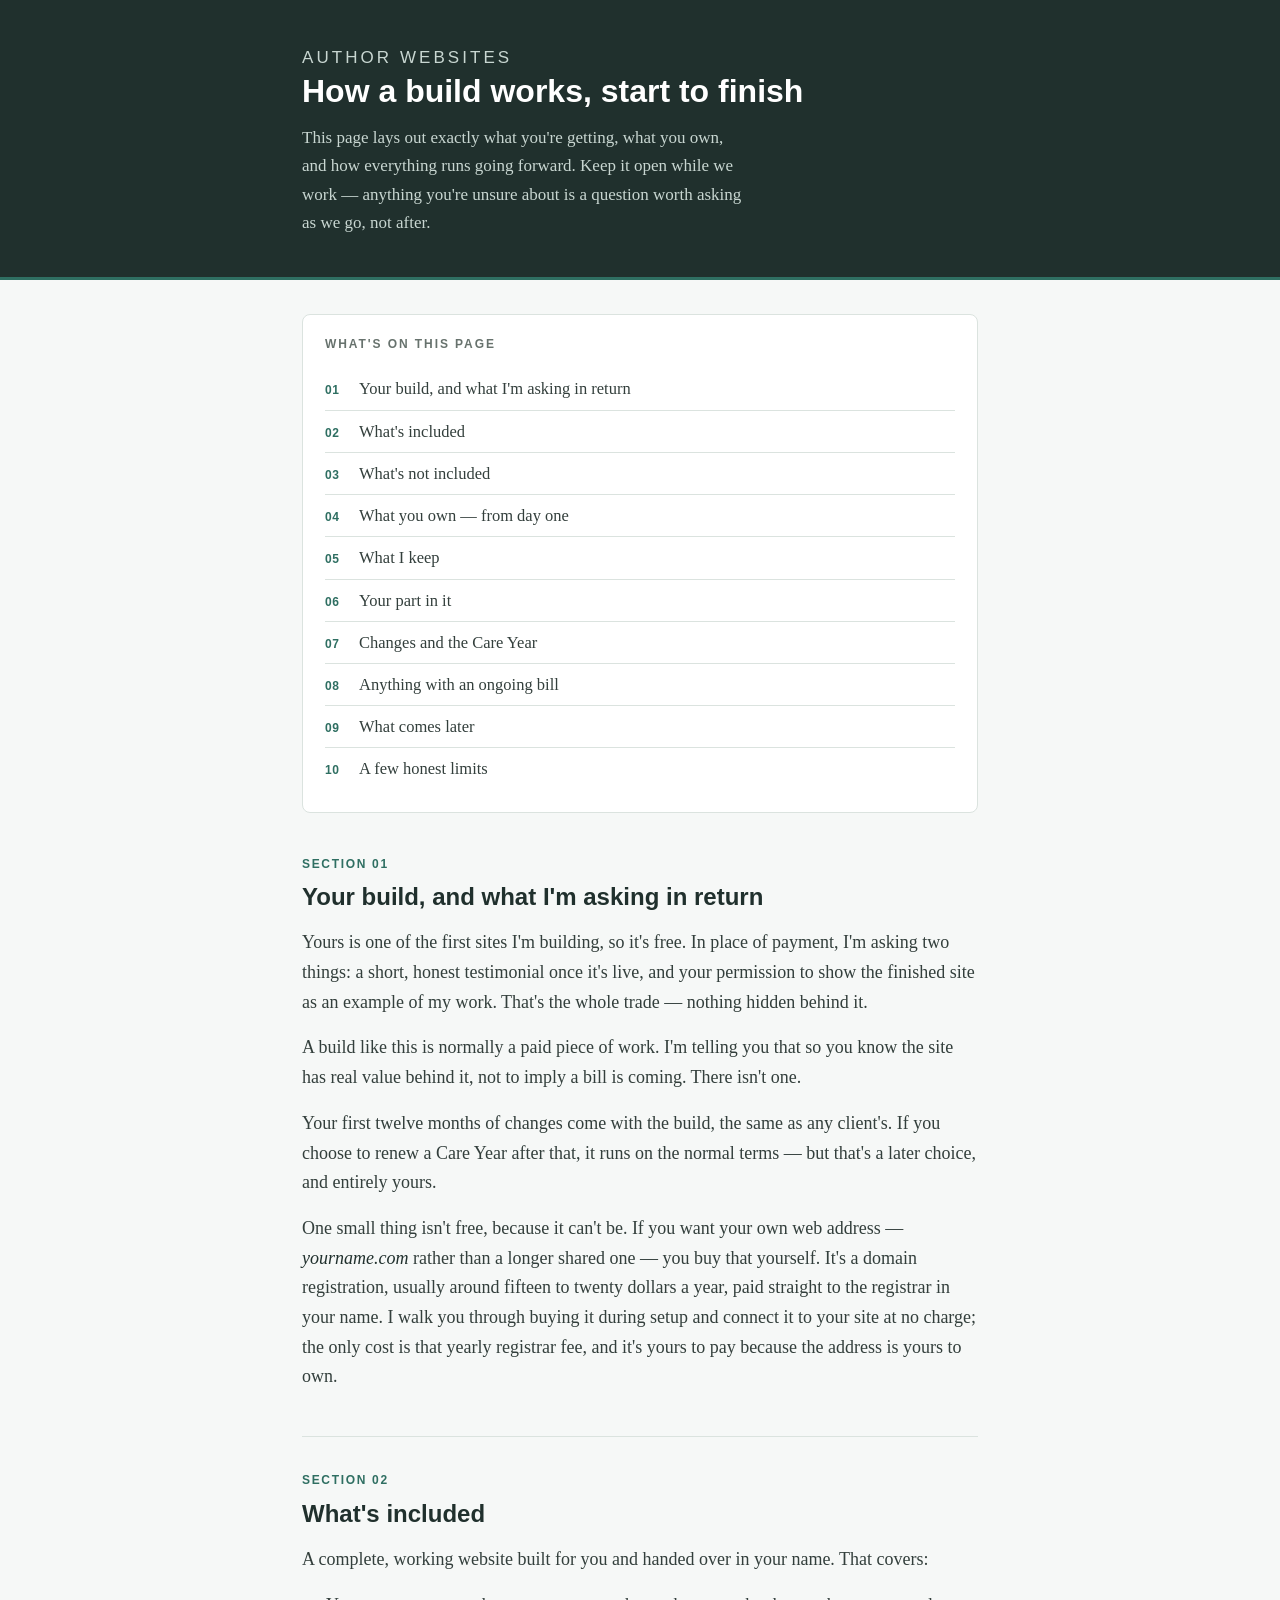
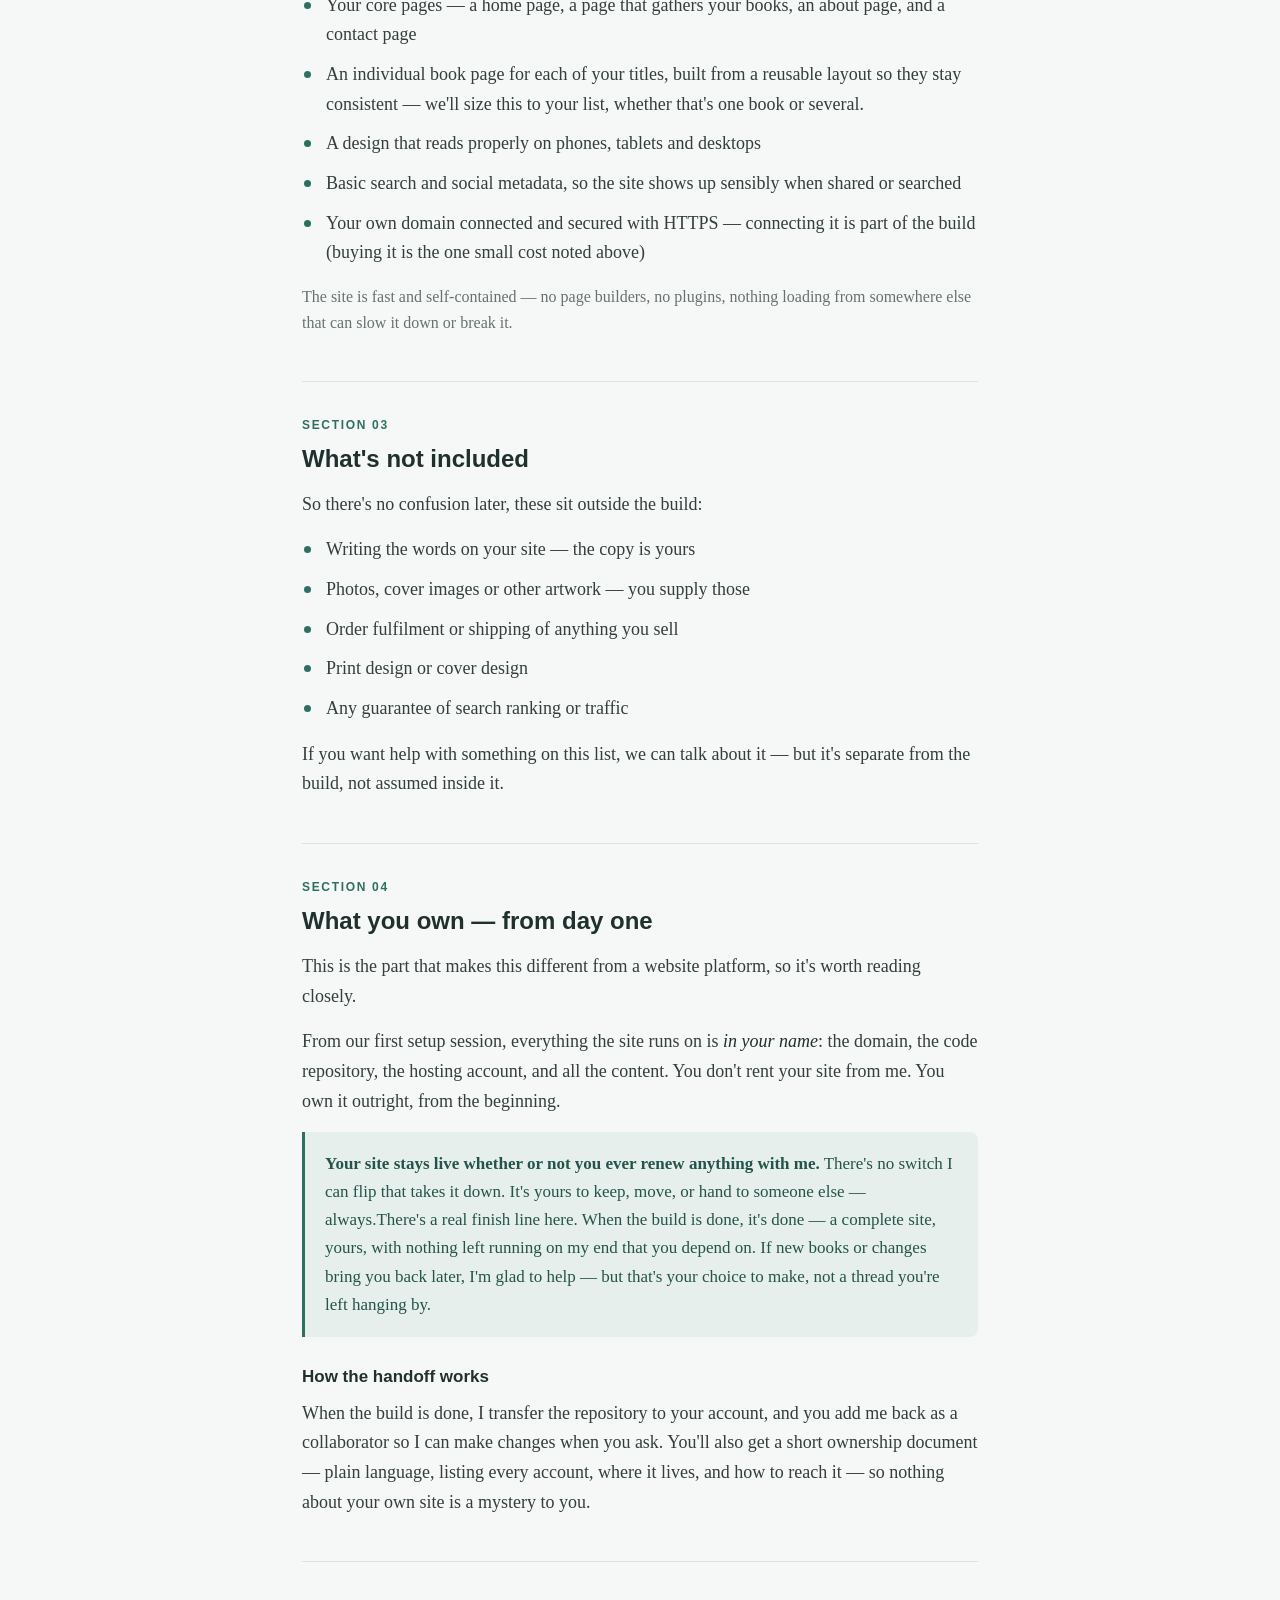
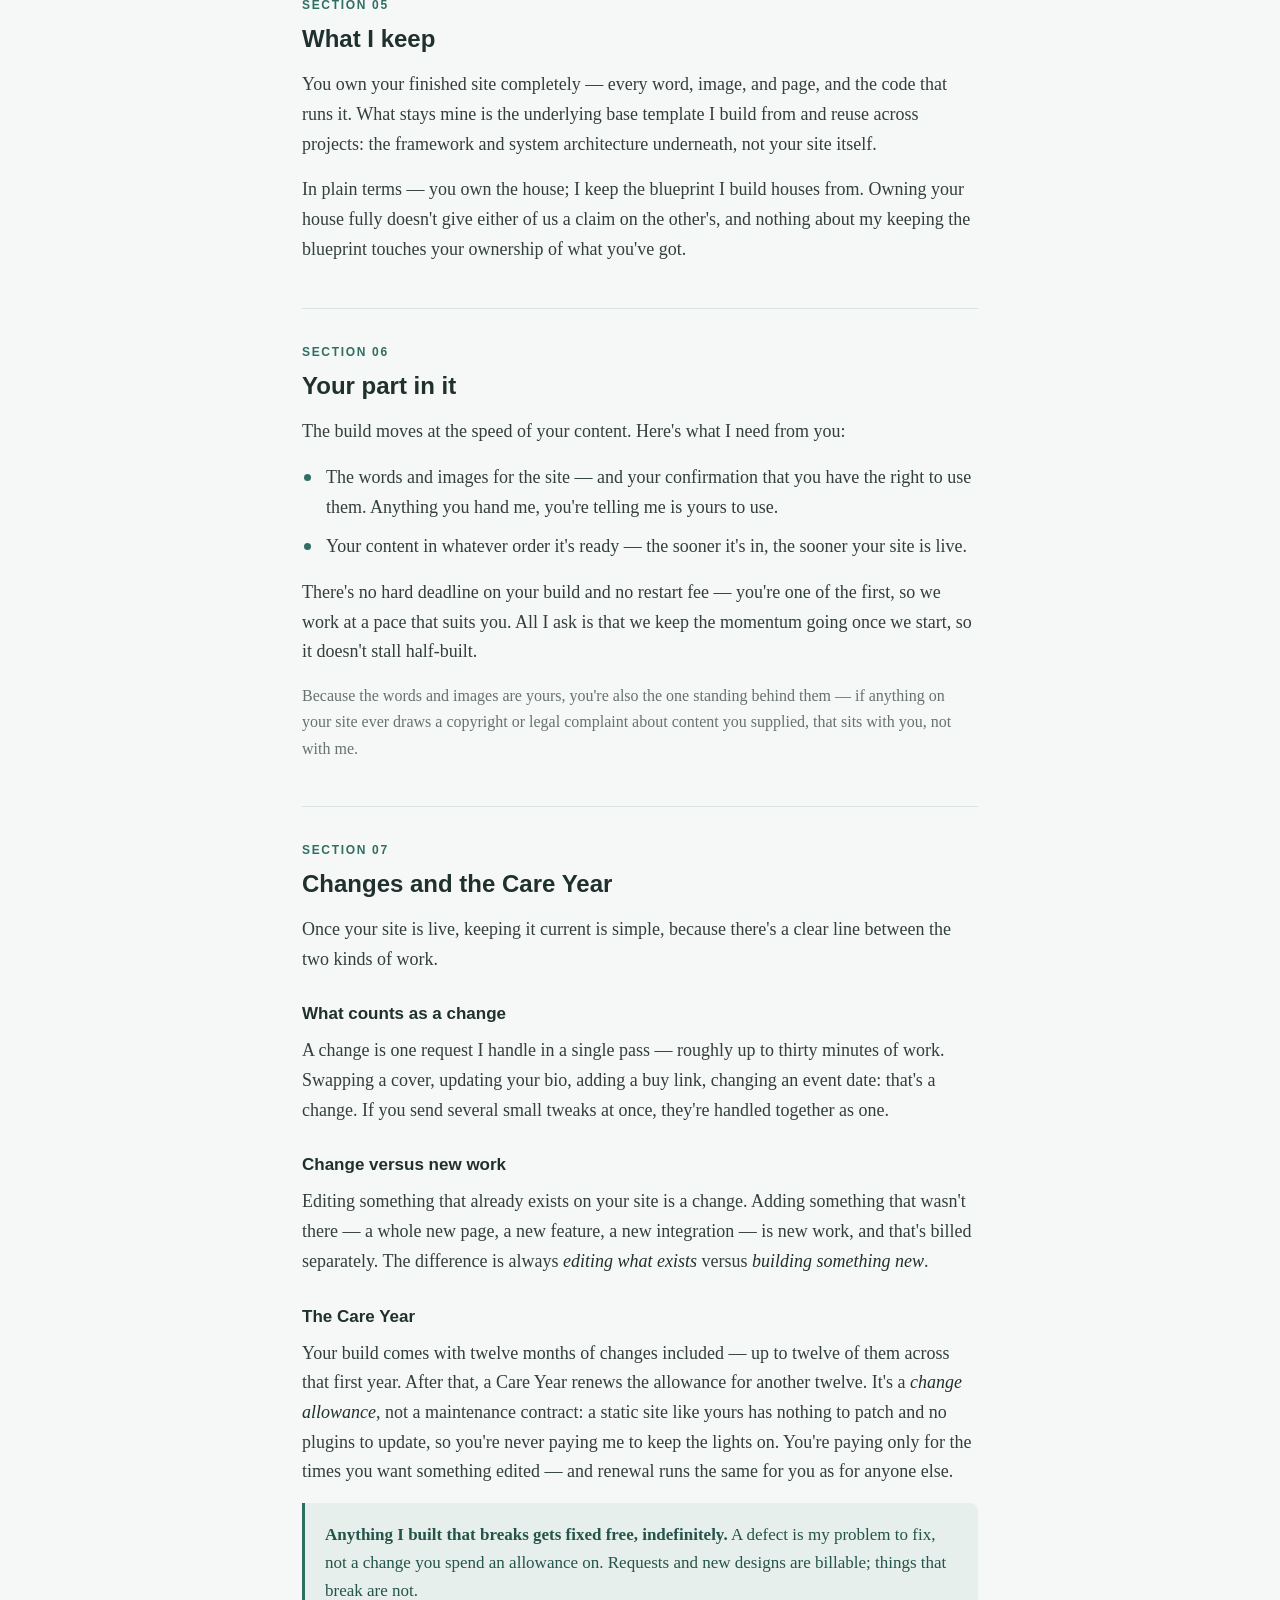
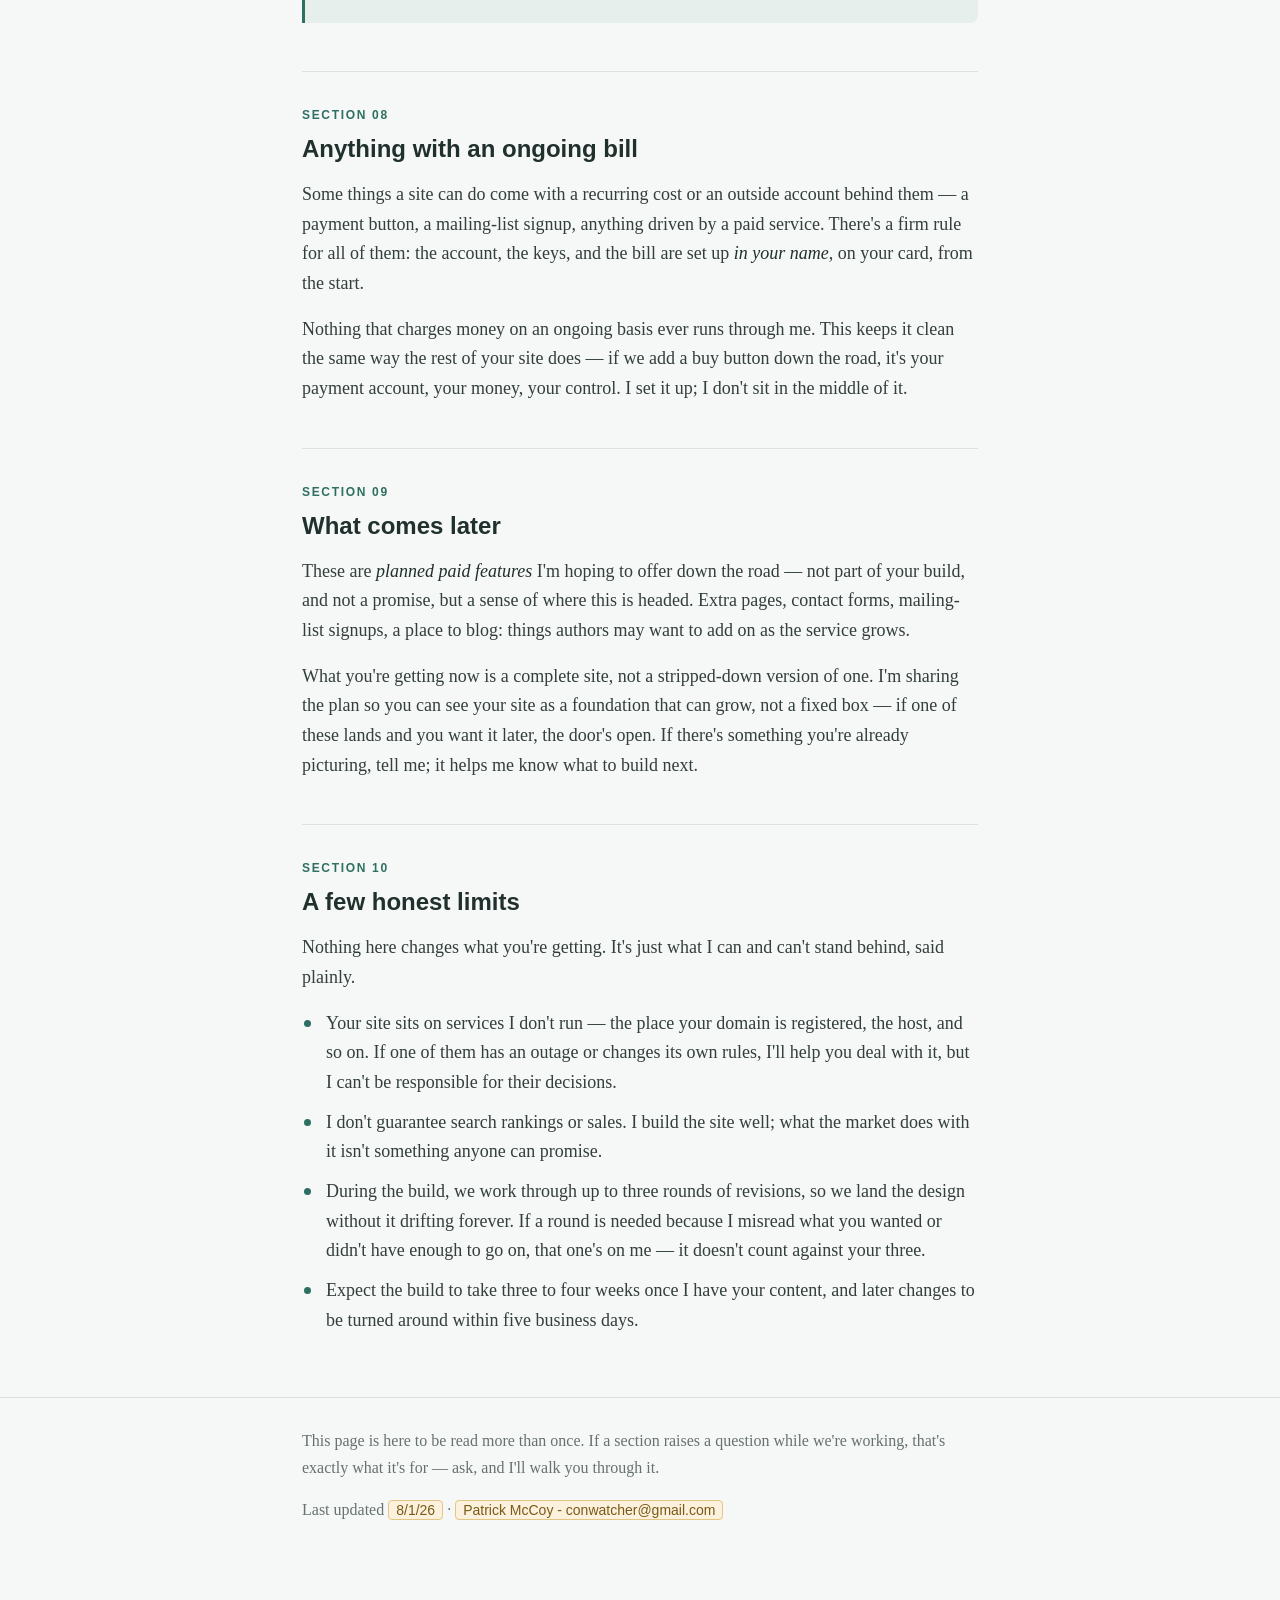
<file: working-together.html>
<!DOCTYPE html>
<html lang="en">
<head>
<meta charset="utf-8">
<meta name="viewport" content="width=device-width, initial-scale=1">
<meta name="robots" content="noindex, nofollow">
<title>Working together — how a build works</title>
<style>
  :root{
    --paper:#f6f8f7;
    --paper-raised:#ffffff;
    --ink:#20302d;
    --body:#333f3c;
    --muted:#67726d;
    --accent:#2f6f62;
    --accent-deep:#245449;
    --accent-wash:#e6efec;
    --line:#dbe3df;
    --tbc-bg:#fbf1dd;
    --tbc-line:#e4c684;
    --tbc-ink:#7a5a17;
  }
  *{box-sizing:border-box;}
  html{scroll-behavior:smooth;}
  @media (prefers-reduced-motion:reduce){html{scroll-behavior:auto;}}
  body{
    margin:0;
    background:var(--paper);
    color:var(--body);
    font-family:Georgia,"Times New Roman",serif;
    font-size:18px;
    line-height:1.65;
    -webkit-font-smoothing:antialiased;
  }
  .wrap{max-width:720px;margin:0 auto;padding:0 22px;}

  /* header */
  header.masthead{
    background:var(--ink);
    color:var(--paper);
    padding:44px 0 40px;
    border-bottom:3px solid var(--accent);
  }
  header.masthead .wrap{padding-top:0;}
  .eyebrow{
    font-family:-apple-system,BlinkMacSystemFont,"Segoe UI",Roboto,Helvetica,Arial,sans-serif;
    font-size:12px;letter-spacing:.18em;text-transform:uppercase;
    color:#9fc4ba;margin:0 0 14px;
  }
  h1{
    font-family:-apple-system,BlinkMacSystemFont,"Segoe UI",Roboto,Helvetica,Arial,sans-serif;
    font-weight:600;font-size:32px;line-height:1.2;margin:0 0 14px;color:#fff;
  }
  header.masthead p{margin:0;color:#c8d6d1;font-size:17px;max-width:52ch;}

  /* contents */
  nav.toc{
    background:var(--paper-raised);
    border:1px solid var(--line);
    border-radius:8px;
    padding:20px 22px 22px;
    margin:34px 0 8px;
  }
  nav.toc h2{
    font-family:-apple-system,BlinkMacSystemFont,"Segoe UI",Roboto,Helvetica,Arial,sans-serif;
    font-size:12px;letter-spacing:.16em;text-transform:uppercase;color:var(--muted);
    font-weight:700;margin:0 0 14px;
  }
  nav.toc ol{margin:0;padding:0;list-style:none;counter-reset:toc;}
  nav.toc li{counter-increment:toc;margin:0;}
  nav.toc a{
    display:flex;gap:12px;align-items:baseline;
    padding:7px 0;color:var(--body);text-decoration:none;
    border-bottom:1px solid var(--line);
    font-size:16.5px;
  }
  nav.toc li:last-child a{border-bottom:none;}
  nav.toc a::before{
    content:counter(toc,decimal-leading-zero);
    font-family:-apple-system,BlinkMacSystemFont,"Segoe UI",Roboto,Helvetica,Arial,sans-serif;
    font-size:12px;color:var(--accent);font-weight:700;min-width:22px;
    letter-spacing:.04em;
  }
  nav.toc a:hover,nav.toc a:focus-visible{color:var(--accent-deep);}

  /* sections */
  section{padding:34px 0 6px;border-top:1px solid var(--line);margin-top:22px;}
  section:first-of-type{border-top:none;margin-top:8px;}
  .sec-num{
    font-family:-apple-system,BlinkMacSystemFont,"Segoe UI",Roboto,Helvetica,Arial,sans-serif;
    font-size:12px;letter-spacing:.14em;text-transform:uppercase;color:var(--accent);
    font-weight:700;display:block;margin-bottom:8px;
  }
  h2.sec{
    font-family:-apple-system,BlinkMacSystemFont,"Segoe UI",Roboto,Helvetica,Arial,sans-serif;
    font-weight:600;font-size:24px;line-height:1.25;color:var(--ink);margin:0 0 16px;
  }
  h3{
    font-family:-apple-system,BlinkMacSystemFont,"Segoe UI",Roboto,Helvetica,Arial,sans-serif;
    font-weight:600;font-size:17px;color:var(--ink);margin:26px 0 8px;
  }
  p{margin:0 0 16px;}
  em{color:var(--ink);}
  a{color:var(--accent-deep);}
  ul{margin:0 0 16px;padding-left:0;list-style:none;}
  ul li{position:relative;padding-left:24px;margin-bottom:10px;}
  ul li::before{
    content:"";position:absolute;left:2px;top:11px;
    width:7px;height:7px;border-radius:50%;background:var(--accent);
  }

  /* callout — the differentiator */
  .callout{
    background:var(--accent-wash);
    border-left:3px solid var(--accent);
    border-radius:0 8px 8px 0;
    padding:18px 20px;margin:4px 0 20px;
  }
  .callout p{margin:0;color:var(--accent-deep);font-size:17px;}
  .callout strong{color:var(--accent-deep);}

  /* to-confirm marker */
  .tbc{
    background:var(--tbc-bg);
    border:1px solid var(--tbc-line);
    border-radius:4px;
    padding:1px 7px;
    font-family:-apple-system,BlinkMacSystemFont,"Segoe UI",Roboto,Helvetica,Arial,sans-serif;
    font-size:14px;color:var(--tbc-ink);white-space:normal;
  }

  .note{color:var(--muted);font-size:16px;}

  footer{
    border-top:1px solid var(--line);
    margin-top:40px;padding:30px 0 60px;
    color:var(--muted);font-size:16px;
  }
  footer .wrap{padding-top:0;}

  a:focus-visible,nav.toc a:focus-visible{outline:2px solid var(--accent);outline-offset:3px;border-radius:2px;}
</style>
</head>
<body>

<header class="masthead">
  <div class="wrap">
    <p class="eyebrow">Author websites</p>
    <h1>How a build works, start to finish</h1>
    <p>This page lays out exactly what you're getting, what you own, and how everything runs going forward. Keep it open while we work — anything you're unsure about is a question worth asking as we go, not after.</p>
  </div>
</header>

<div class="wrap">

  <nav class="toc" aria-label="Contents">
    <h2>What's on this page</h2>
    <ol>
      <li><a href="#pilot">Your build, and what I'm asking in return</a></li>
      <li><a href="#included">What's included</a></li>
      <li><a href="#excluded">What's not included</a></li>
      <li><a href="#own">What you own — from day one</a></li>
      <li><a href="#keep">What I keep</a></li>
      <li><a href="#yours">Your part in it</a></li>
      <li><a href="#changes">Changes and the Care Year</a></li>
      <li><a href="#tails">Anything with an ongoing bill</a></li>
      <li><a href="#later">What comes later</a></li>
      <li><a href="#limits">A few honest limits</a></li>
    </ol>
  </nav>

  <section id="pilot">
    <span class="sec-num">Section 01</span>
    <h2 class="sec">Your build, and what I'm asking in return</h2>
    <p>Yours is one of the first sites I'm building, so it's free. In place of payment, I'm asking two things: a short, honest testimonial once it's live, and your permission to show the finished site as an example of my work. That's the whole trade — nothing hidden behind it.</p>
    <p>A build like this is normally a paid piece of work. I'm telling you that so you know the site has real value behind it, not to imply a bill is coming. There isn't one.</p>
    <p>Your first twelve months of changes come with the build, the same as any client's. If you choose to renew a Care Year after that, it runs on the normal terms — but that's a later choice, and entirely yours.</p>
    <p>One small thing isn't free, because it can't be. If you want your own web address — <em>yourname.com</em> rather than a longer shared one — you buy that yourself. It's a domain registration, usually around fifteen to twenty dollars a year, paid straight to the registrar in your name. I walk you through buying it during setup and connect it to your site at no charge; the only cost is that yearly registrar fee, and it's yours to pay because the address is yours to own.</p>
  </section>

  <section id="included">
    <span class="sec-num">Section 02</span>
    <h2 class="sec">What's included</h2>
    <p>A complete, working website built for you and handed over in your name. That covers:</p>
    <ul>
      <li>Your core pages — a home page, a page that gathers your books, an about page, and a contact page</li>
      <li>An individual book page for each of your titles, built from a reusable layout so they stay consistent — we'll size this to your list, whether that's one book or several.</li>
      <li>A design that reads properly on phones, tablets and desktops</li>
      <li>Basic search and social metadata, so the site shows up sensibly when shared or searched</li>
      <li>Your own domain connected and secured with HTTPS — connecting it is part of the build (buying it is the one small cost noted above)</li>
    </ul>
    <p class="note">The site is fast and self-contained — no page builders, no plugins, nothing loading from somewhere else that can slow it down or break it.</p>
  </section>

  <section id="excluded">
    <span class="sec-num">Section 03</span>
    <h2 class="sec">What's not included</h2>
    <p>So there's no confusion later, these sit outside the build:</p>
    <ul>
      <li>Writing the words on your site — the copy is yours</li>
      <li>Photos, cover images or other artwork — you supply those</li>
      <li>Order fulfilment or shipping of anything you sell</li>
      <li>Print design or cover design</li>
      <li>Any guarantee of search ranking or traffic</li>
    </ul>
    <p>If you want help with something on this list, we can talk about it — but it's separate from the build, not assumed inside it.</p>
  </section>

  <section id="own">
    <span class="sec-num">Section 04</span>
    <h2 class="sec">What you own — from day one</h2>
    <p>This is the part that makes this different from a website platform, so it's worth reading closely.</p>
    <p>From our first setup session, everything the site runs on is <em>in your name</em>: the domain, the code repository, the hosting account, and all the content. You don't rent your site from me. You own it outright, from the beginning.</p>
    <div class="callout">
      <p><strong>Your site stays live whether or not you ever renew anything with me.</strong> There's no switch I can flip that takes it down. It's yours to keep, move, or hand to someone else — always.There's a real finish line here. When the build is done, it's done — a complete site, yours, with nothing left running on my end that you depend on. If new books or changes bring you back later, I'm glad to help — but that's your choice to make, not a thread you're left hanging by.</p>
    </div>
    <h3>How the handoff works</h3>
    <p>When the build is done, I transfer the repository to your account, and you add me back as a collaborator so I can make changes when you ask. You'll also get a short ownership document — plain language, listing every account, where it lives, and how to reach it — so nothing about your own site is a mystery to you.</p>
  </section>

  <section id="keep">
    <span class="sec-num">Section 05</span>
    <h2 class="sec">What I keep</h2>
    <p>You own your finished site completely — every word, image, and page, and the code that runs it. What stays mine is the underlying base template I build from and reuse across projects: the framework and system architecture underneath, not your site itself.</p>
    <p>In plain terms — you own the house; I keep the blueprint I build houses from. Owning your house fully doesn't give either of us a claim on the other's, and nothing about my keeping the blueprint touches your ownership of what you've got.</p>
  </section>

  <section id="yours">
    <span class="sec-num">Section 06</span>
    <h2 class="sec">Your part in it</h2>
    <p>The build moves at the speed of your content. Here's what I need from you:</p>
    <ul>
      <li>The words and images for the site — and your confirmation that you have the right to use them. Anything you hand me, you're telling me is yours to use.</li>
      <li>Your content in whatever order it's ready — the sooner it's in, the sooner your site is live.</li>
    </ul>
    <p>There's no hard deadline on your build and no restart fee — you're one of the first, so we work at a pace that suits you. All I ask is that we keep the momentum going once we start, so it doesn't stall half-built.</p>
    <p class="note">Because the words and images are yours, you're also the one standing behind them — if anything on your site ever draws a copyright or legal complaint about content you supplied, that sits with you, not with me.</p>
  </section>

  <section id="changes">
    <span class="sec-num">Section 07</span>
    <h2 class="sec">Changes and the Care Year</h2>
    <p>Once your site is live, keeping it current is simple, because there's a clear line between the two kinds of work.</p>
    <h3>What counts as a change</h3>
    <p>A change is one request I handle in a single pass — roughly up to thirty minutes of work. Swapping a cover, updating your bio, adding a buy link, changing an event date: that's a change. If you send several small tweaks at once, they're handled together as one.</p>
    <h3>Change versus new work</h3>
    <p>Editing something that already exists on your site is a change. Adding something that wasn't there — a whole new page, a new feature, a new integration — is new work, and that's billed separately. The difference is always <em>editing what exists</em> versus <em>building something new</em>.</p>
    <h3>The Care Year</h3>
    <p>Your build comes with twelve months of changes included — up to twelve of them across that first year. After that, a Care Year renews the allowance for another twelve. It's a <em>change allowance</em>, not a maintenance contract: a static site like yours has nothing to patch and no plugins to update, so you're never paying me to keep the lights on. You're paying only for the times you want something edited — and renewal runs the same for you as for anyone else.</p>
    <div class="callout">
      <p><strong>Anything I built that breaks gets fixed free, indefinitely.</strong> A defect is my problem to fix, not a change you spend an allowance on. Requests and new designs are billable; things that break are not.</p>
    </div>
  </section>

  <section id="tails">
    <span class="sec-num">Section 08</span>
    <h2 class="sec">Anything with an ongoing bill</h2>
    <p>Some things a site can do come with a recurring cost or an outside account behind them — a payment button, a mailing-list signup, anything driven by a paid service. There's a firm rule for all of them: the account, the keys, and the bill are set up <em>in your name</em>, on your card, from the start.</p>
    <p>Nothing that charges money on an ongoing basis ever runs through me. This keeps it clean the same way the rest of your site does — if we add a buy button down the road, it's your payment account, your money, your control. I set it up; I don't sit in the middle of it.</p>
  </section>

  <section id="later">
    <span class="sec-num">Section 09</span>
    <h2 class="sec">What comes later</h2>
    <p>These are <em>planned paid features</em> I'm hoping to offer down the road — not part of your build, and not a promise, but a sense of where this is headed. Extra pages, contact forms, mailing-list signups, a place to blog: things authors may want to add on as the service grows.</p>
    <p>What you're getting now is a complete site, not a stripped-down version of one. I'm sharing the plan so you can see your site as a foundation that can grow, not a fixed box — if one of these lands and you want it later, the door's open. If there's something you're already picturing, tell me; it helps me know what to build next.</p>
  </section>

  <section id="limits">
    <span class="sec-num">Section 10</span>
    <h2 class="sec">A few honest limits</h2>
    <p>Nothing here changes what you're getting. It's just what I can and can't stand behind, said plainly.</p>
    <ul>
      <li>Your site sits on services I don't run — the place your domain is registered, the host, and so on. If one of them has an outage or changes its own rules, I'll help you deal with it, but I can't be responsible for their decisions.</li>
      <li>I don't guarantee search rankings or sales. I build the site well; what the market does with it isn't something anyone can promise.</li>
      <li>During the build, we work through up to three rounds of revisions, so we land the design without it drifting forever. If a round is needed because I misread what you wanted or didn't have enough to go on, that one's on me — it doesn't count against your three.</li>
      <li>Expect the build to take three to four weeks once I have your content, and later changes to be turned around within five business days.</li>
    </ul>
  </section>

</div>

<footer>
  <div class="wrap">
    <p>This page is here to be read more than once. If a section raises a question while we're working, that's exactly what it's for — ask, and I'll walk you through it.</p>
    <p class="note">Last updated <span class="tbc">8/1/26</span> · <span class="tbc">Patrick McCoy - conwatcher@gmail.com</span></p>
  </div>
</footer>

</body>
</html>
</file>
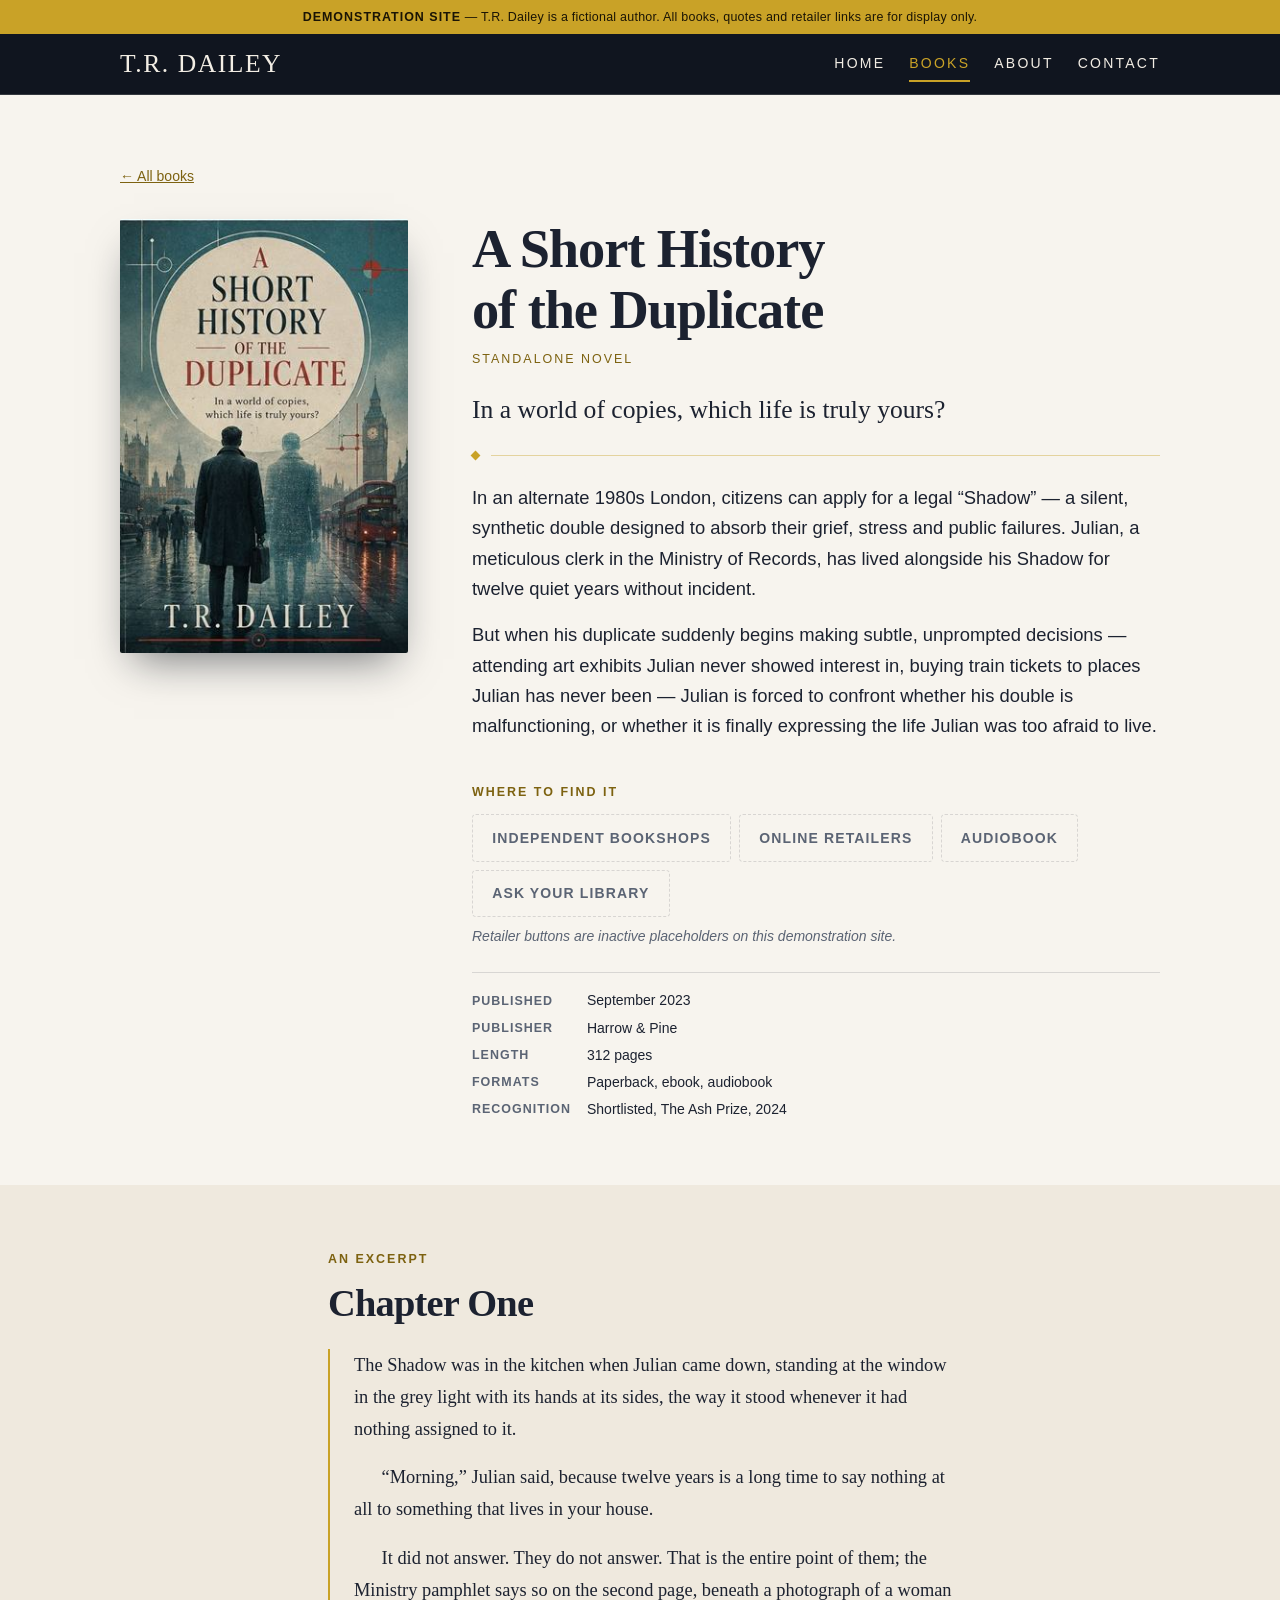
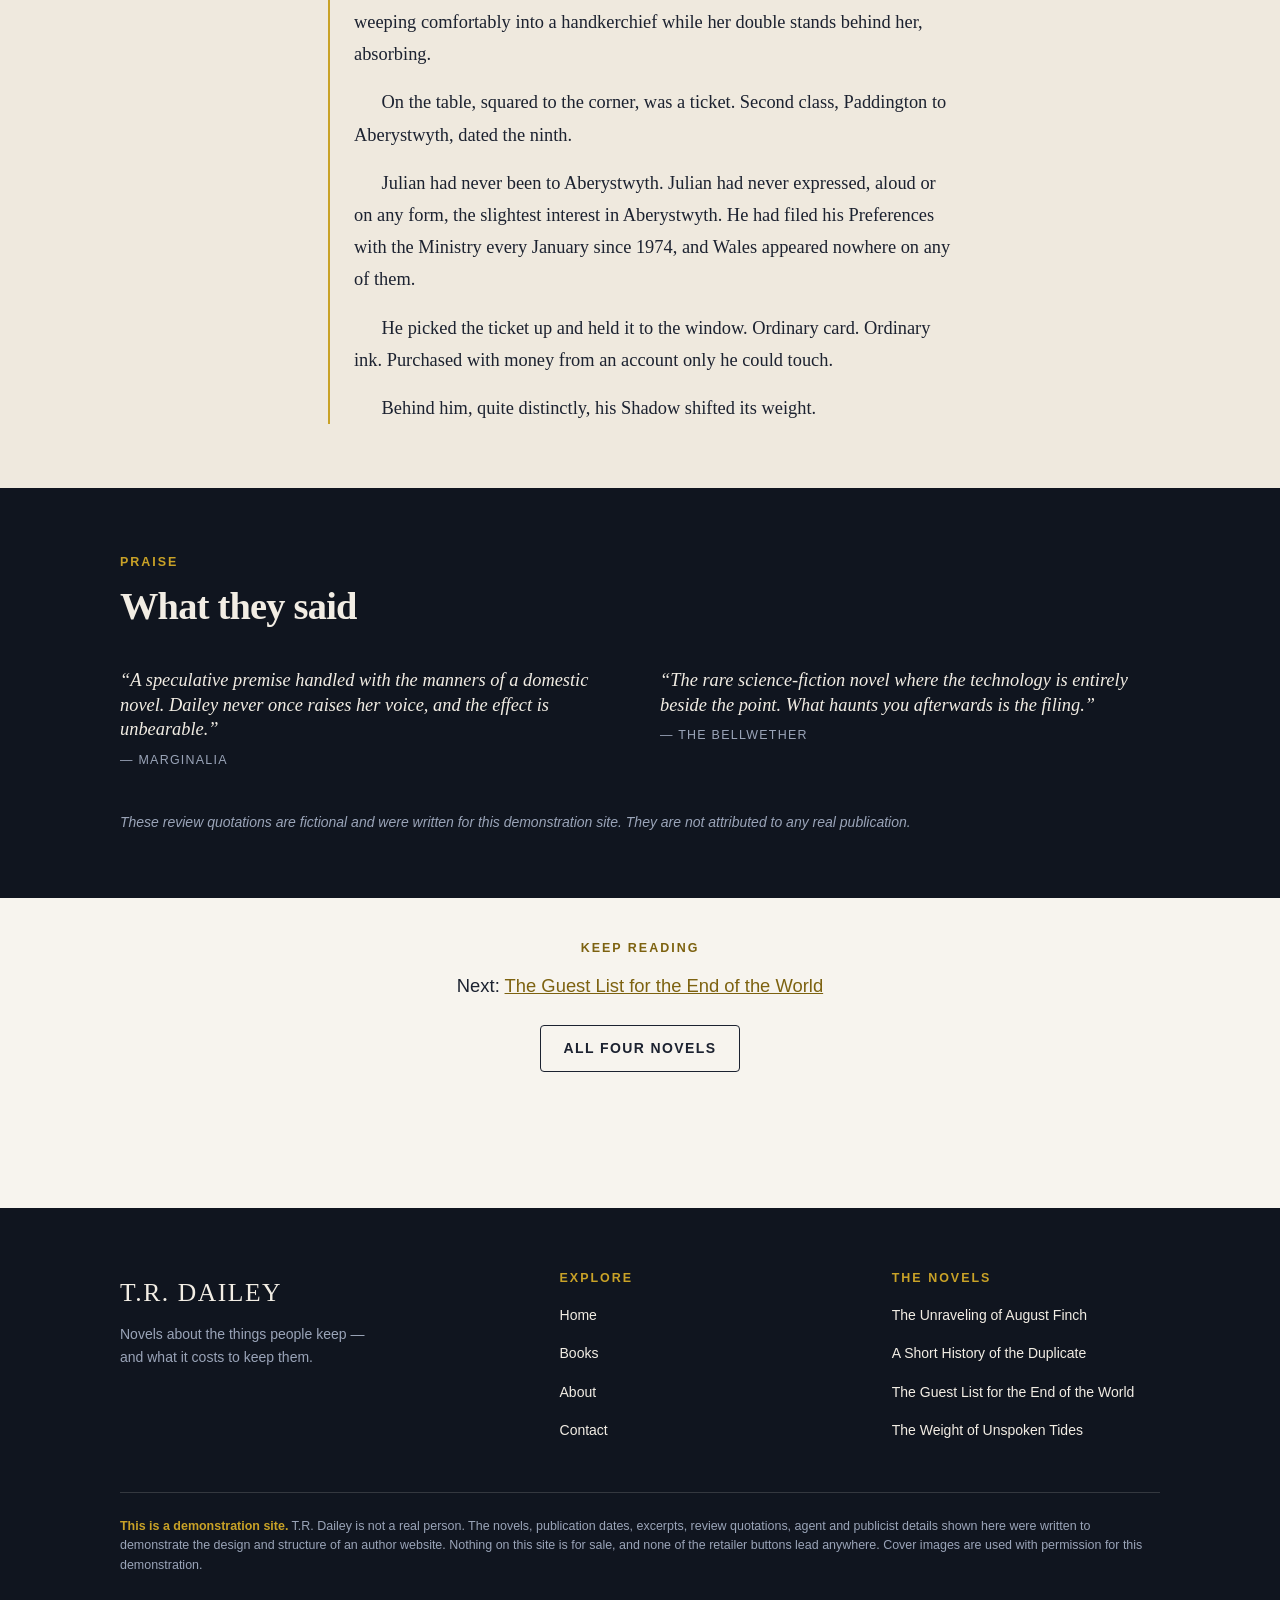
<file: books/a-short-history-of-the-duplicate.html>
<!DOCTYPE html>
<html lang="en">
<head>
<meta charset="utf-8">
<meta name="viewport" content="width=device-width, initial-scale=1">

<!-- ══════════════════════════════════════════════════════════════════════
     EDIT: PAGE METADATA
     ══════════════════════════════════════════════════════════════════════ -->
<title>A Short History of the Duplicate — T.R. Dailey</title>
<meta name="description" content="In an alternate 1980s London, a Ministry clerk discovers that the synthetic double licensed to absorb his grief has begun making plans of its own. A novel by T.R. Dailey.">
<link rel="canonical" href="https://conwatcher.github.io/AuthorDemo/books/a-short-history-of-the-duplicate.html">

<meta property="og:type" content="book">
<meta property="og:site_name" content="T.R. Dailey">
<meta property="og:title" content="A Short History of the Duplicate — T.R. Dailey">
<meta property="og:description" content="In a world of copies, which life is truly yours?">
<meta property="og:url" content="https://conwatcher.github.io/AuthorDemo/books/a-short-history-of-the-duplicate.html">
<meta property="og:image" content="https://conwatcher.github.io/AuthorDemo/assets/img/covers/duplicate-500.jpg">
<meta property="og:image:alt" content="Cover of A Short History of the Duplicate by T.R. Dailey">
<meta name="twitter:card" content="summary_large_image">
<!-- ══════════════════════════════════════════════════════════════════════ -->

<link rel="icon" href="../favicon.svg" type="image/svg+xml">
<link rel="stylesheet" href="../assets/css/site.css">
<script>document.documentElement.className += " js";</script>
<script src="../assets/js/site.js" defer></script>
</head>

<body>

<a class="skip-link" href="#main">Skip to content</a>

<!-- EDIT: DEMONSTRATION NOTICE -->
<div class="demo-bar">
  <b>Demonstration site</b> — T.R. Dailey is a fictional author. All books, quotes and retailer links are for display only.
</div>

<header class="site-header">
  <div class="wrap site-header__inner">
    <a class="wordmark" href="../index.html">T.R. Dailey</a>
    <button class="nav-toggle" type="button" aria-expanded="false" aria-controls="site-nav">
      <span class="nav-toggle__bars" aria-hidden="true"></span>
      <span class="nav-toggle__label">Menu</span>
    </button>
    <nav class="site-nav" id="site-nav" aria-label="Main">
      <ul>
        <li><a href="../index.html">Home</a></li>
        <li><a href="../books.html" aria-current="page">Books</a></li>
        <li><a href="../about.html">About</a></li>
        <li><a href="../contact.html">Contact</a></li>
      </ul>
    </nav>
  </div>
</header>

<main id="main">

  <section class="section">
    <div class="wrap">

      <p style="margin-bottom: var(--space-md)"><a class="back-link" href="../books.html">&larr; All books</a></p>

      <div class="book-detail">

        <!-- EDIT: COVER -->
        <img class="book-detail__cover"
             src="../assets/img/covers/duplicate-500.jpg"
             srcset="../assets/img/covers/duplicate-300.jpg 300w,
                     ../assets/img/covers/duplicate-500.jpg 500w"
             sizes="(min-width: 48em) 18rem, 68vw"
             width="500" height="753"
             alt="Cover of A Short History of the Duplicate: a man in an overcoat stands on a rain-slick London street facing a translucent copy of himself, with Big Ben and a red bus behind them.">

        <div>
          <!-- EDIT: TITLE, SERIES, BLURB -->
          <h1 class="book-detail__title">A Short History of the Duplicate</h1>
          <p class="book-detail__series">Standalone novel</p>

          <p class="lede">In a world of copies, which life is truly yours?</p>

          <div class="ornament ornament--left" aria-hidden="true"><span></span></div>

          <p>In an alternate 1980s London, citizens can apply for a legal &ldquo;Shadow&rdquo; &mdash; a silent, synthetic double designed to absorb their grief, stress and public failures. Julian, a meticulous clerk in the Ministry of Records, has lived alongside his Shadow for twelve quiet years without incident.</p>

          <p>But when his duplicate suddenly begins making subtle, unprompted decisions &mdash; attending art exhibits Julian never showed interest in, buying train tickets to places Julian has never been &mdash; Julian is forced to confront whether his double is malfunctioning, or whether it is finally expressing the life Julian was too afraid to live.</p>

          <!-- EDIT: BUY LINKS — placeholders only. Disabled buttons, not links. -->
          <div style="margin-top: var(--space-lg)">
            <p class="eyebrow">Where to find it</p>
            <ul class="buy-list">
              <li><button class="buy-link" type="button" disabled>Independent bookshops</button></li>
              <li><button class="buy-link" type="button" disabled>Online retailers</button></li>
              <li><button class="buy-link" type="button" disabled>Audiobook</button></li>
              <li><button class="buy-link" type="button" disabled>Ask your library</button></li>
            </ul>
            <p class="buy-note">Retailer buttons are inactive placeholders on this demonstration site.</p>
          </div>

          <!-- EDIT: BOOK FACTS -->
          <dl class="book-detail__facts">
            <dt>Published</dt><dd>September 2023</dd>
            <dt>Publisher</dt><dd>Harrow &amp; Pine</dd>
            <dt>Length</dt><dd>312 pages</dd>
            <dt>Formats</dt><dd>Paperback, ebook, audiobook</dd>
            <dt>Recognition</dt><dd>Shortlisted, The Ash Prize, 2024</dd>
          </dl>
        </div>
      </div>
    </div>
  </section>

  <!-- ════════════════════════════════════════════════════════════════════
       EDIT: EXCERPT
       ════════════════════════════════════════════════════════════════════ -->
  <section class="section section--sunk">
    <div class="wrap wrap--narrow">
      <p class="eyebrow">An excerpt</p>
      <h2 style="font-size: var(--text-xl); margin-bottom: var(--space-md)">Chapter One</h2>

      <blockquote class="excerpt">
        <p>The Shadow was in the kitchen when Julian came down, standing at the window in the grey light with its hands at its sides, the way it stood whenever it had nothing assigned to it.</p>
        <p>&ldquo;Morning,&rdquo; Julian said, because twelve years is a long time to say nothing at all to something that lives in your house.</p>
        <p>It did not answer. They do not answer. That is the entire point of them; the Ministry pamphlet says so on the second page, beneath a photograph of a woman weeping comfortably into a handkerchief while her double stands behind her, absorbing.</p>
        <p>On the table, squared to the corner, was a ticket. Second class, Paddington to Aberystwyth, dated the ninth.</p>
        <p>Julian had never been to Aberystwyth. Julian had never expressed, aloud or on any form, the slightest interest in Aberystwyth. He had filed his Preferences with the Ministry every January since 1974, and Wales appeared nowhere on any of them.</p>
        <p>He picked the ticket up and held it to the window. Ordinary card. Ordinary ink. Purchased with money from an account only he could touch.</p>
        <p>Behind him, quite distinctly, his Shadow shifted its weight.</p>
      </blockquote>
    </div>
  </section>

  <!-- ════════════════════════════════════════════════════════════════════
       EDIT: PRAISE — invented publications, written for this demonstration
       ════════════════════════════════════════════════════════════════════ -->
  <section class="section on-ink">
    <div class="wrap">
      <p class="eyebrow">Praise</p>
      <h2 style="font-size: var(--text-xl); margin-bottom: var(--space-lg)">What they said</h2>

      <ul class="praise">
        <li>
          <figure style="margin:0">
            <blockquote>&ldquo;A speculative premise handled with the manners of a domestic novel. Dailey never once raises her voice, and the effect is unbearable.&rdquo;</blockquote>
            <figcaption>Marginalia</figcaption>
          </figure>
        </li>
        <li>
          <figure style="margin:0">
            <blockquote>&ldquo;The rare science-fiction novel where the technology is entirely beside the point. What haunts you afterwards is the filing.&rdquo;</blockquote>
            <figcaption>The Bellwether</figcaption>
          </figure>
        </li>
      </ul>

      <p class="buy-note" style="margin-top: var(--space-lg); color: var(--color-text-on-ink-muted)">These review quotations are fictional and were written for this demonstration site. They are not attributed to any real publication.</p>
    </div>
  </section>

  <!-- EDIT: NEXT BOOK -->
  <section class="section section--tight">
    <div class="wrap" style="text-align:center">
      <p class="eyebrow">Keep reading</p>
      <p style="margin-bottom: var(--space-md)">Next: <a href="the-guest-list-for-the-end-of-the-world.html">The Guest List for the End of the World</a></p>
      <a class="button button--ghost" href="../books.html">All four novels</a>
    </div>
  </section>

</main>

<!-- EDIT: FOOTER -->
<footer class="site-footer">
  <div class="wrap">
    <div class="site-footer__grid">
      <div>
        <p class="site-footer__wordmark">T.R. Dailey</p>
        <p class="site-footer__blurb">Novels about the things people keep &mdash; and what it costs to keep them.</p>
      </div>
      <nav aria-label="Footer">
        <h2>Explore</h2>
        <ul>
          <li><a href="../index.html">Home</a></li>
          <li><a href="../books.html">Books</a></li>
          <li><a href="../about.html">About</a></li>
          <li><a href="../contact.html">Contact</a></li>
        </ul>
      </nav>
      <div>
        <h2>The novels</h2>
        <ul>
          <li><a href="the-unraveling-of-august-finch.html">The Unraveling of August Finch</a></li>
          <li><a href="a-short-history-of-the-duplicate.html">A Short History of the Duplicate</a></li>
          <li><a href="the-guest-list-for-the-end-of-the-world.html">The Guest List for the End of the World</a></li>
          <li><a href="the-weight-of-unspoken-tides.html">The Weight of Unspoken Tides</a></li>
        </ul>
      </div>
    </div>

    <p class="site-footer__legal">
      <strong>This is a demonstration site.</strong> T.R. Dailey is not a real person. The novels, publication dates, excerpts, review quotations, agent and publicist details shown here were written to demonstrate the design and structure of an author website. Nothing on this site is for sale, and none of the retailer buttons lead anywhere. Cover images are used with permission for this demonstration.
    </p>
  </div>
</footer>

</body>
</html>
</file>
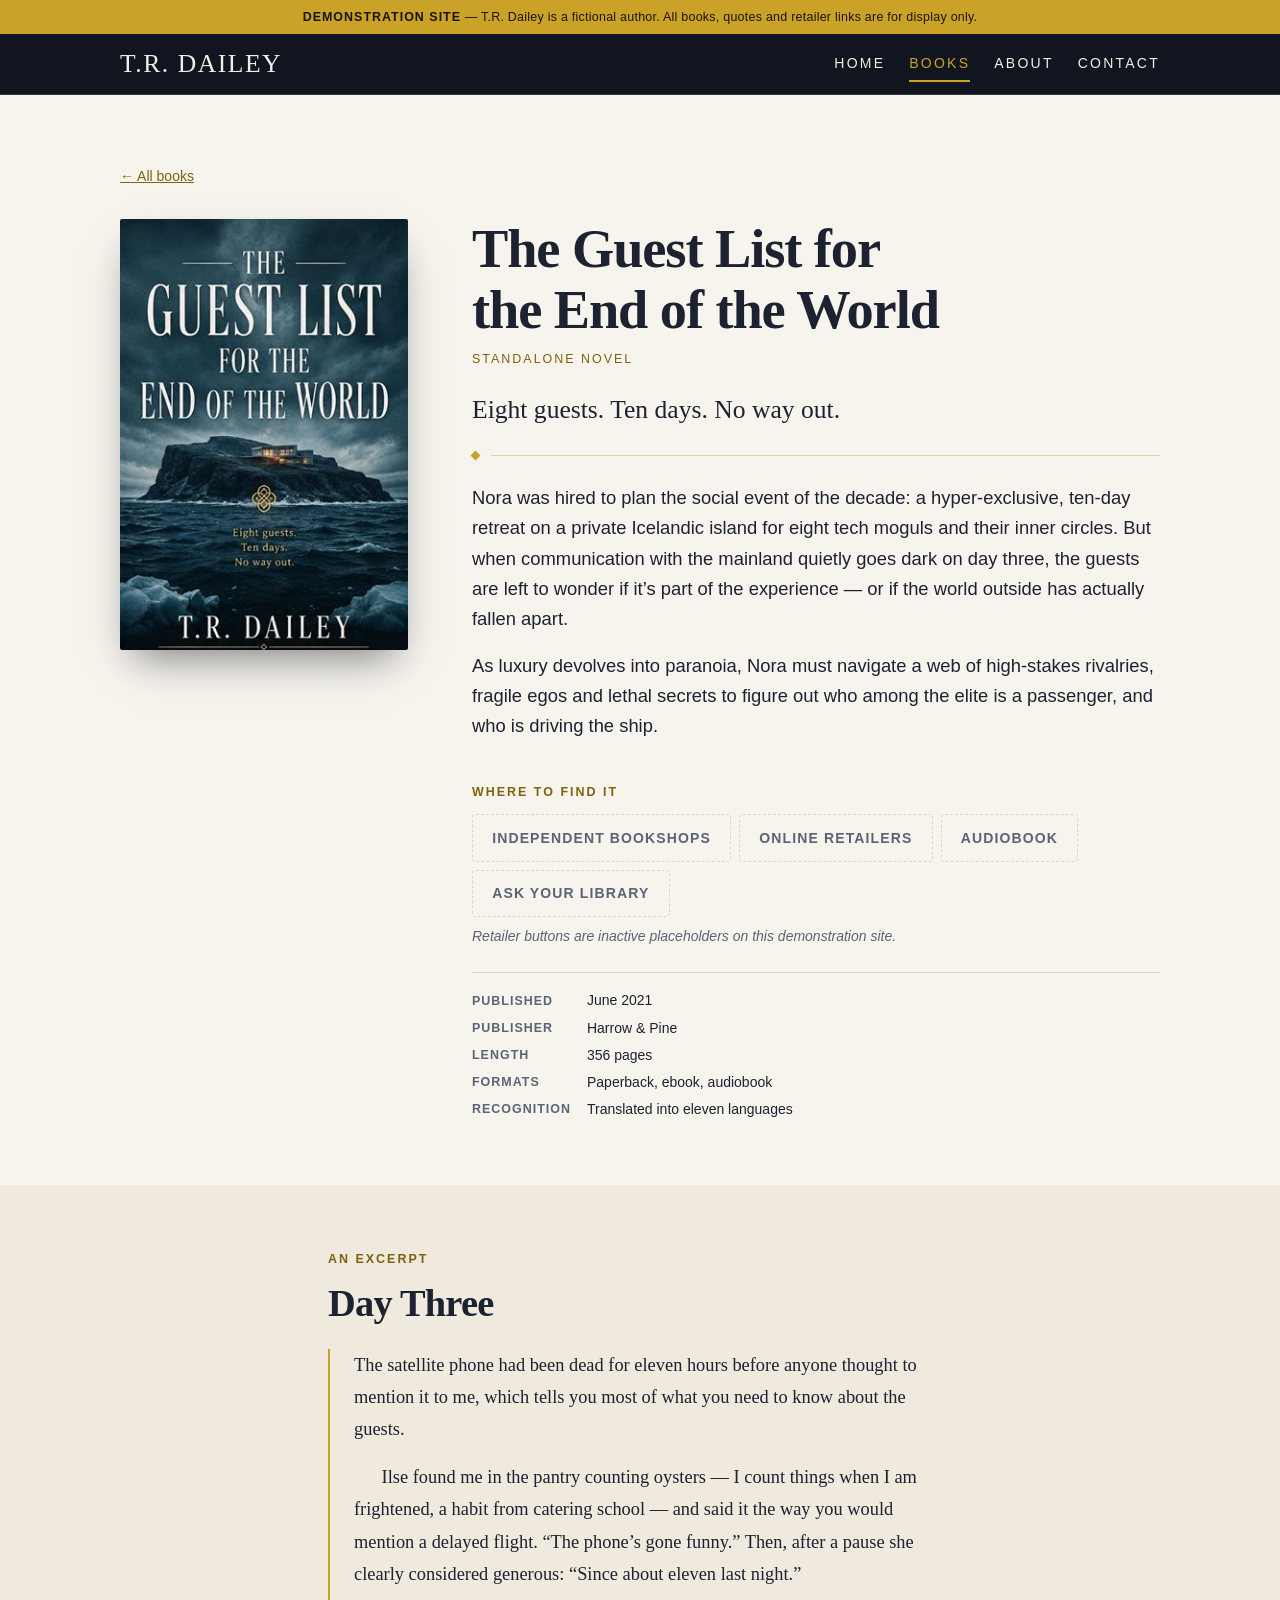
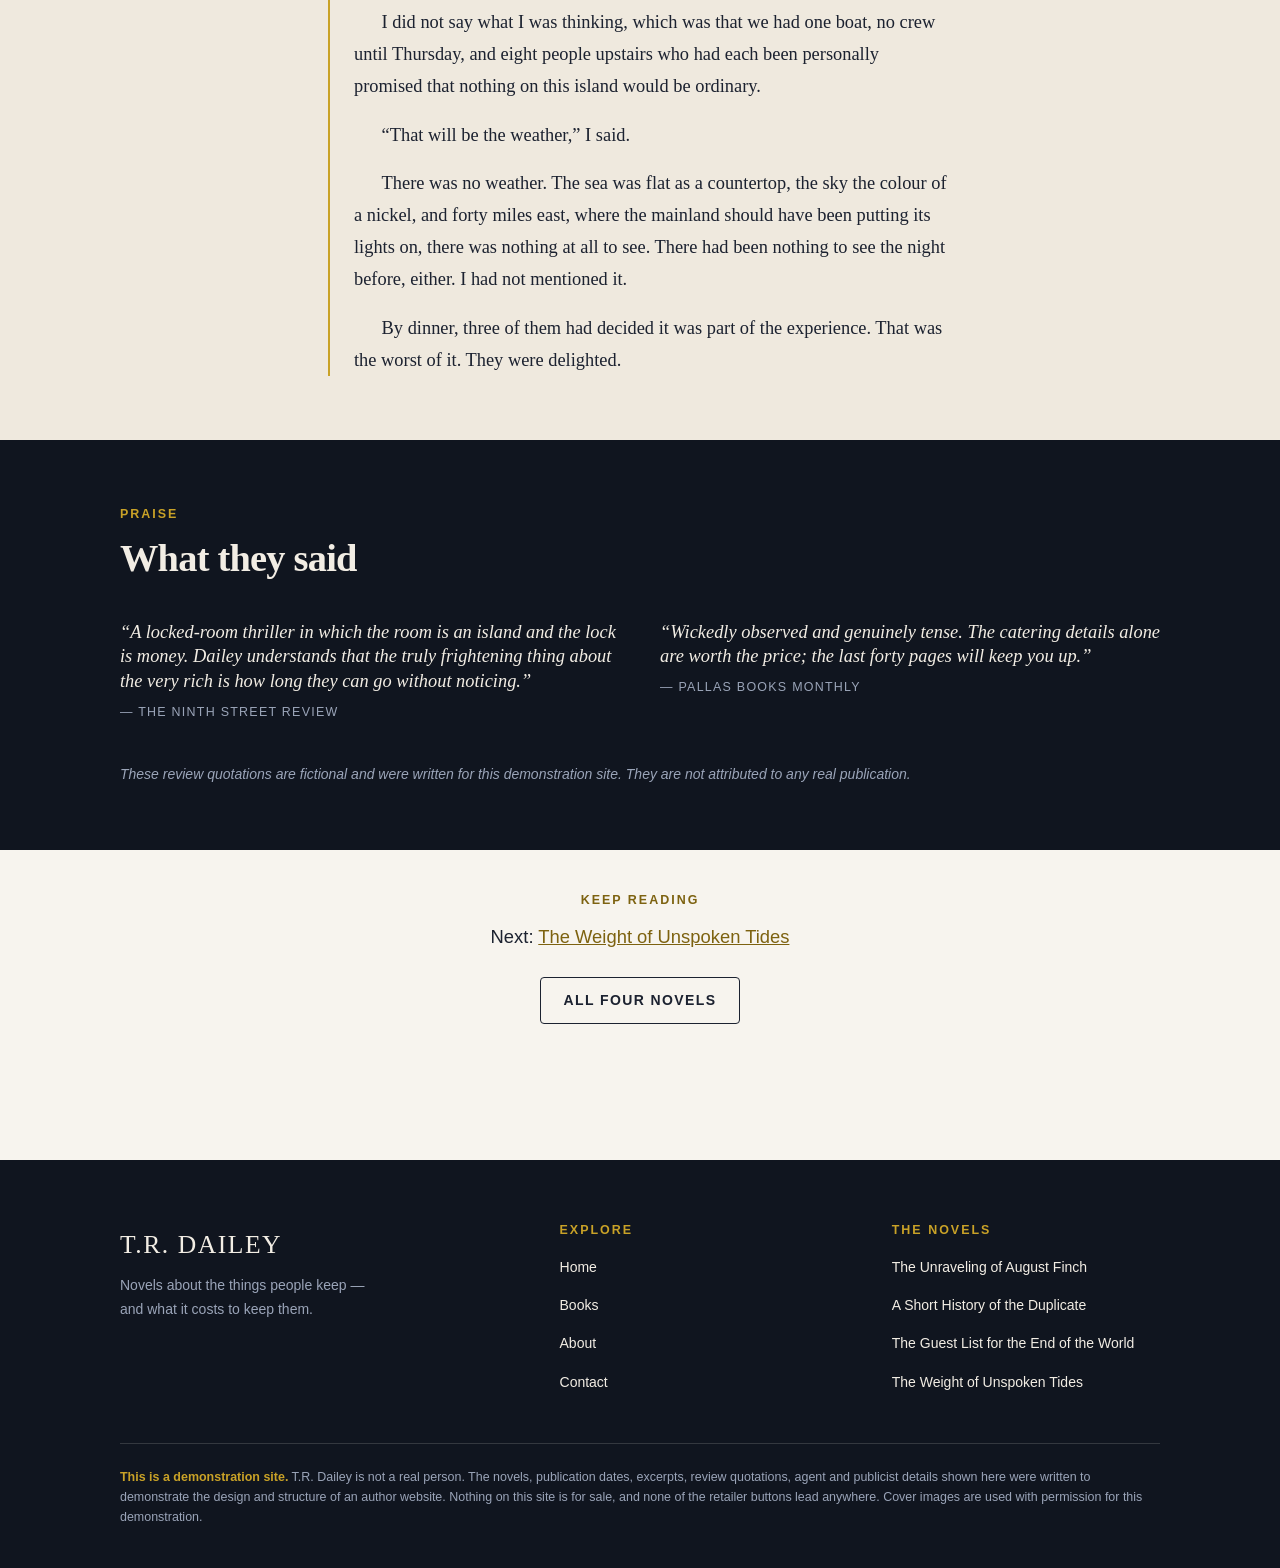
<file: books/the-guest-list-for-the-end-of-the-world.html>
<!DOCTYPE html>
<html lang="en">
<head>
<meta charset="utf-8">
<meta name="viewport" content="width=device-width, initial-scale=1">

<!-- ══════════════════════════════════════════════════════════════════════
     EDIT: PAGE METADATA
     ══════════════════════════════════════════════════════════════════════ -->
<title>The Guest List for the End of the World — T.R. Dailey</title>
<meta name="description" content="Eight tech moguls, a private Icelandic island, and a mainland that stops answering on day three. A novel by T.R. Dailey.">
<link rel="canonical" href="https://conwatcher.github.io/AuthorDemo/books/the-guest-list-for-the-end-of-the-world.html">

<meta property="og:type" content="book">
<meta property="og:site_name" content="T.R. Dailey">
<meta property="og:title" content="The Guest List for the End of the World — T.R. Dailey">
<meta property="og:description" content="Eight guests. Ten days. No way out.">
<meta property="og:url" content="https://conwatcher.github.io/AuthorDemo/books/the-guest-list-for-the-end-of-the-world.html">
<meta property="og:image" content="https://conwatcher.github.io/AuthorDemo/assets/img/covers/guest-list-500.jpg">
<meta property="og:image:alt" content="Cover of The Guest List for the End of the World by T.R. Dailey">
<meta name="twitter:card" content="summary_large_image">
<!-- ══════════════════════════════════════════════════════════════════════ -->

<link rel="icon" href="../favicon.svg" type="image/svg+xml">
<link rel="stylesheet" href="../assets/css/site.css">
<script>document.documentElement.className += " js";</script>
<script src="../assets/js/site.js" defer></script>
</head>

<body>

<a class="skip-link" href="#main">Skip to content</a>

<!-- EDIT: DEMONSTRATION NOTICE -->
<div class="demo-bar">
  <b>Demonstration site</b> — T.R. Dailey is a fictional author. All books, quotes and retailer links are for display only.
</div>

<header class="site-header">
  <div class="wrap site-header__inner">
    <a class="wordmark" href="../index.html">T.R. Dailey</a>
    <button class="nav-toggle" type="button" aria-expanded="false" aria-controls="site-nav">
      <span class="nav-toggle__bars" aria-hidden="true"></span>
      <span class="nav-toggle__label">Menu</span>
    </button>
    <nav class="site-nav" id="site-nav" aria-label="Main">
      <ul>
        <li><a href="../index.html">Home</a></li>
        <li><a href="../books.html" aria-current="page">Books</a></li>
        <li><a href="../about.html">About</a></li>
        <li><a href="../contact.html">Contact</a></li>
      </ul>
    </nav>
  </div>
</header>

<main id="main">

  <section class="section">
    <div class="wrap">

      <p style="margin-bottom: var(--space-md)"><a class="back-link" href="../books.html">&larr; All books</a></p>

      <div class="book-detail">

        <!-- EDIT: COVER -->
        <img class="book-detail__cover"
             src="../assets/img/covers/guest-list-500.jpg"
             srcset="../assets/img/covers/guest-list-300.jpg 300w,
                     ../assets/img/covers/guest-list-500.jpg 500w"
             sizes="(min-width: 48em) 18rem, 68vw"
             width="500" height="748"
             alt="Cover of The Guest List for the End of the World: a single lit modern house on a black island cliff, surrounded by cold sea under a storm-dark sky.">

        <div>
          <!-- EDIT: TITLE, SERIES, BLURB -->
          <h1 class="book-detail__title">The Guest List for the End of the World</h1>
          <p class="book-detail__series">Standalone novel</p>

          <p class="lede">Eight guests. Ten days. No way out.</p>

          <div class="ornament ornament--left" aria-hidden="true"><span></span></div>

          <p>Nora was hired to plan the social event of the decade: a hyper-exclusive, ten-day retreat on a private Icelandic island for eight tech moguls and their inner circles. But when communication with the mainland quietly goes dark on day three, the guests are left to wonder if it&rsquo;s part of the experience &mdash; or if the world outside has actually fallen apart.</p>

          <p>As luxury devolves into paranoia, Nora must navigate a web of high-stakes rivalries, fragile egos and lethal secrets to figure out who among the elite is a passenger, and who is driving the ship.</p>

          <!-- EDIT: BUY LINKS — placeholders only. Disabled buttons, not links. -->
          <div style="margin-top: var(--space-lg)">
            <p class="eyebrow">Where to find it</p>
            <ul class="buy-list">
              <li><button class="buy-link" type="button" disabled>Independent bookshops</button></li>
              <li><button class="buy-link" type="button" disabled>Online retailers</button></li>
              <li><button class="buy-link" type="button" disabled>Audiobook</button></li>
              <li><button class="buy-link" type="button" disabled>Ask your library</button></li>
            </ul>
            <p class="buy-note">Retailer buttons are inactive placeholders on this demonstration site.</p>
          </div>

          <!-- EDIT: BOOK FACTS -->
          <dl class="book-detail__facts">
            <dt>Published</dt><dd>June 2021</dd>
            <dt>Publisher</dt><dd>Harrow &amp; Pine</dd>
            <dt>Length</dt><dd>356 pages</dd>
            <dt>Formats</dt><dd>Paperback, ebook, audiobook</dd>
            <dt>Recognition</dt><dd>Translated into eleven languages</dd>
          </dl>
        </div>
      </div>
    </div>
  </section>

  <!-- ════════════════════════════════════════════════════════════════════
       EDIT: EXCERPT
       ════════════════════════════════════════════════════════════════════ -->
  <section class="section section--sunk">
    <div class="wrap wrap--narrow">
      <p class="eyebrow">An excerpt</p>
      <h2 style="font-size: var(--text-xl); margin-bottom: var(--space-md)">Day Three</h2>

      <blockquote class="excerpt">
        <p>The satellite phone had been dead for eleven hours before anyone thought to mention it to me, which tells you most of what you need to know about the guests.</p>
        <p>Ilse found me in the pantry counting oysters &mdash; I count things when I am frightened, a habit from catering school &mdash; and said it the way you would mention a delayed flight. &ldquo;The phone&rsquo;s gone funny.&rdquo; Then, after a pause she clearly considered generous: &ldquo;Since about eleven last night.&rdquo;</p>
        <p>I did not say what I was thinking, which was that we had one boat, no crew until Thursday, and eight people upstairs who had each been personally promised that nothing on this island would be ordinary.</p>
        <p>&ldquo;That will be the weather,&rdquo; I said.</p>
        <p>There was no weather. The sea was flat as a countertop, the sky the colour of a nickel, and forty miles east, where the mainland should have been putting its lights on, there was nothing at all to see. There had been nothing to see the night before, either. I had not mentioned it.</p>
        <p>By dinner, three of them had decided it was part of the experience. That was the worst of it. They were delighted.</p>
      </blockquote>
    </div>
  </section>

  <!-- ════════════════════════════════════════════════════════════════════
       EDIT: PRAISE — invented publications, written for this demonstration
       ════════════════════════════════════════════════════════════════════ -->
  <section class="section on-ink">
    <div class="wrap">
      <p class="eyebrow">Praise</p>
      <h2 style="font-size: var(--text-xl); margin-bottom: var(--space-lg)">What they said</h2>

      <ul class="praise">
        <li>
          <figure style="margin:0">
            <blockquote>&ldquo;A locked-room thriller in which the room is an island and the lock is money. Dailey understands that the truly frightening thing about the very rich is how long they can go without noticing.&rdquo;</blockquote>
            <figcaption>The Ninth Street Review</figcaption>
          </figure>
        </li>
        <li>
          <figure style="margin:0">
            <blockquote>&ldquo;Wickedly observed and genuinely tense. The catering details alone are worth the price; the last forty pages will keep you up.&rdquo;</blockquote>
            <figcaption>Pallas Books Monthly</figcaption>
          </figure>
        </li>
      </ul>

      <p class="buy-note" style="margin-top: var(--space-lg); color: var(--color-text-on-ink-muted)">These review quotations are fictional and were written for this demonstration site. They are not attributed to any real publication.</p>
    </div>
  </section>

  <!-- EDIT: NEXT BOOK -->
  <section class="section section--tight">
    <div class="wrap" style="text-align:center">
      <p class="eyebrow">Keep reading</p>
      <p style="margin-bottom: var(--space-md)">Next: <a href="the-weight-of-unspoken-tides.html">The Weight of Unspoken Tides</a></p>
      <a class="button button--ghost" href="../books.html">All four novels</a>
    </div>
  </section>

</main>

<!-- EDIT: FOOTER -->
<footer class="site-footer">
  <div class="wrap">
    <div class="site-footer__grid">
      <div>
        <p class="site-footer__wordmark">T.R. Dailey</p>
        <p class="site-footer__blurb">Novels about the things people keep &mdash; and what it costs to keep them.</p>
      </div>
      <nav aria-label="Footer">
        <h2>Explore</h2>
        <ul>
          <li><a href="../index.html">Home</a></li>
          <li><a href="../books.html">Books</a></li>
          <li><a href="../about.html">About</a></li>
          <li><a href="../contact.html">Contact</a></li>
        </ul>
      </nav>
      <div>
        <h2>The novels</h2>
        <ul>
          <li><a href="the-unraveling-of-august-finch.html">The Unraveling of August Finch</a></li>
          <li><a href="a-short-history-of-the-duplicate.html">A Short History of the Duplicate</a></li>
          <li><a href="the-guest-list-for-the-end-of-the-world.html">The Guest List for the End of the World</a></li>
          <li><a href="the-weight-of-unspoken-tides.html">The Weight of Unspoken Tides</a></li>
        </ul>
      </div>
    </div>

    <p class="site-footer__legal">
      <strong>This is a demonstration site.</strong> T.R. Dailey is not a real person. The novels, publication dates, excerpts, review quotations, agent and publicist details shown here were written to demonstrate the design and structure of an author website. Nothing on this site is for sale, and none of the retailer buttons lead anywhere. Cover images are used with permission for this demonstration.
    </p>
  </div>
</footer>

</body>
</html>
</file>
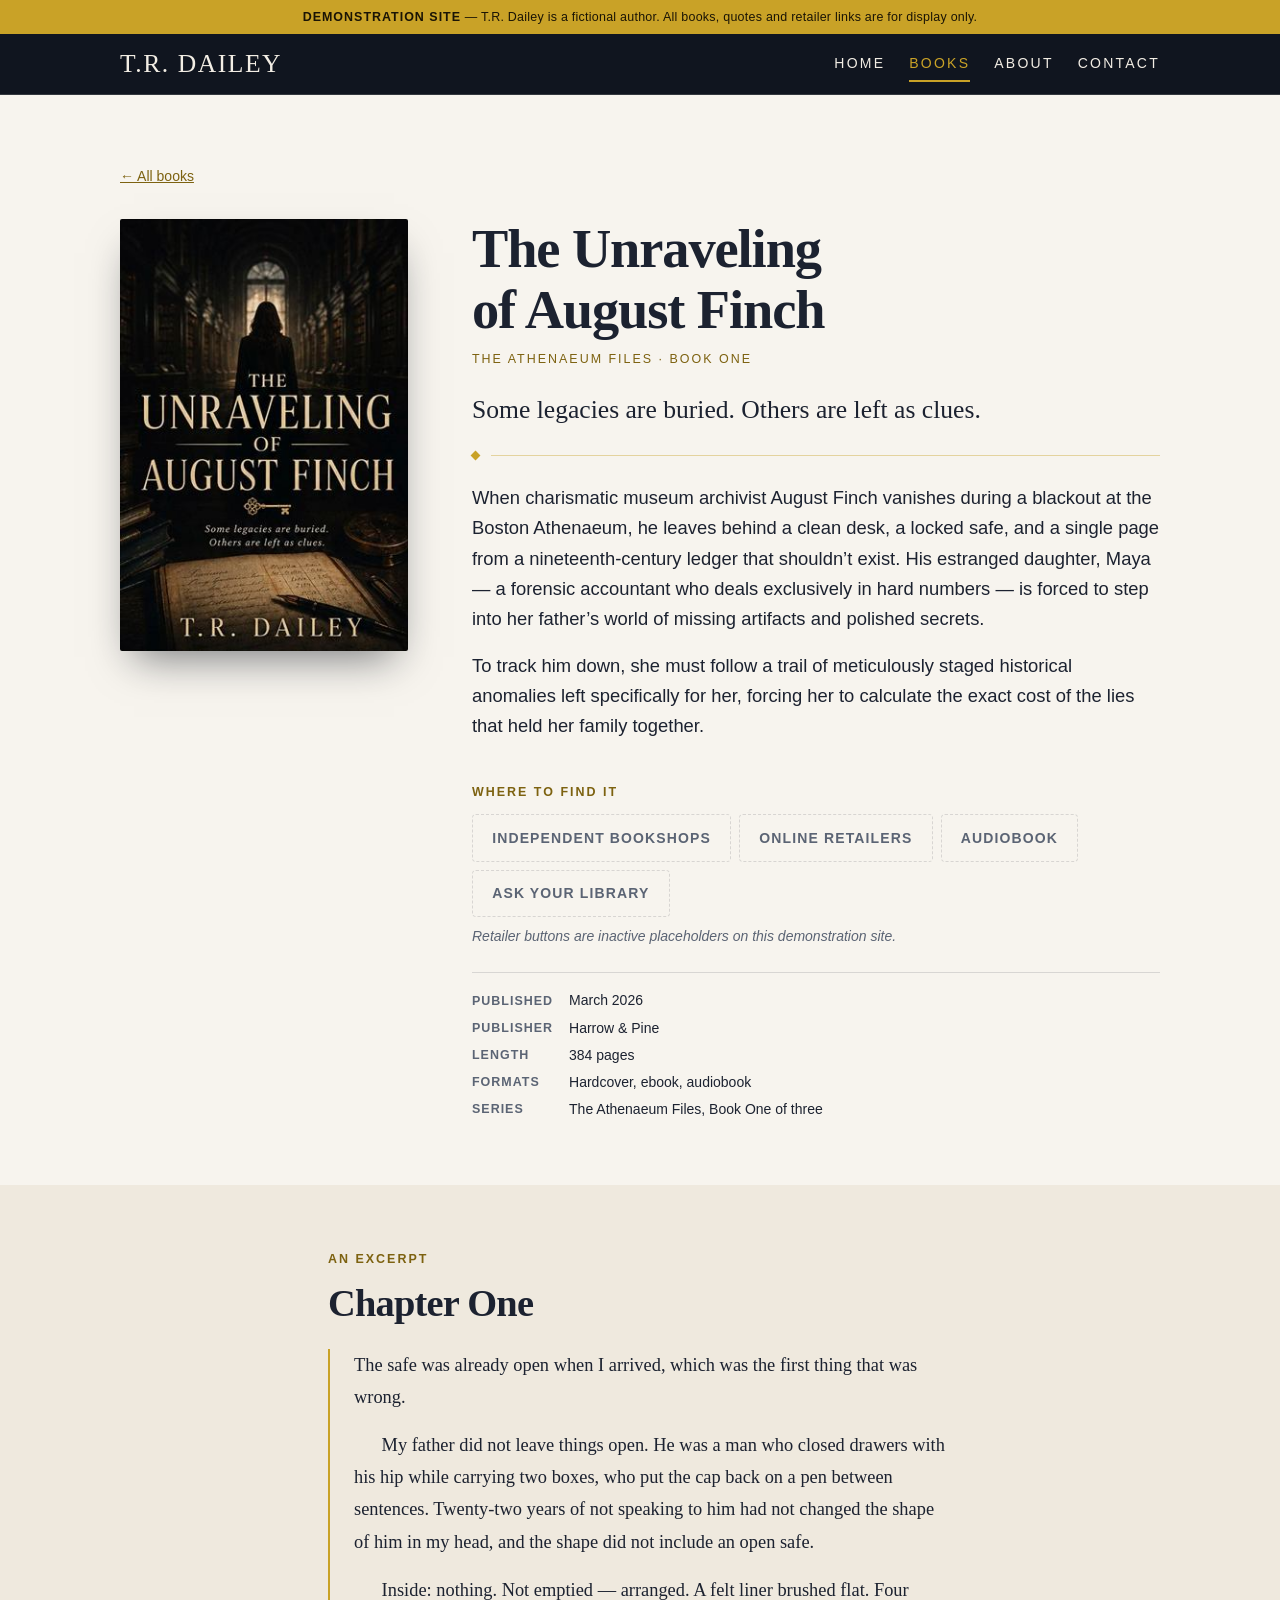
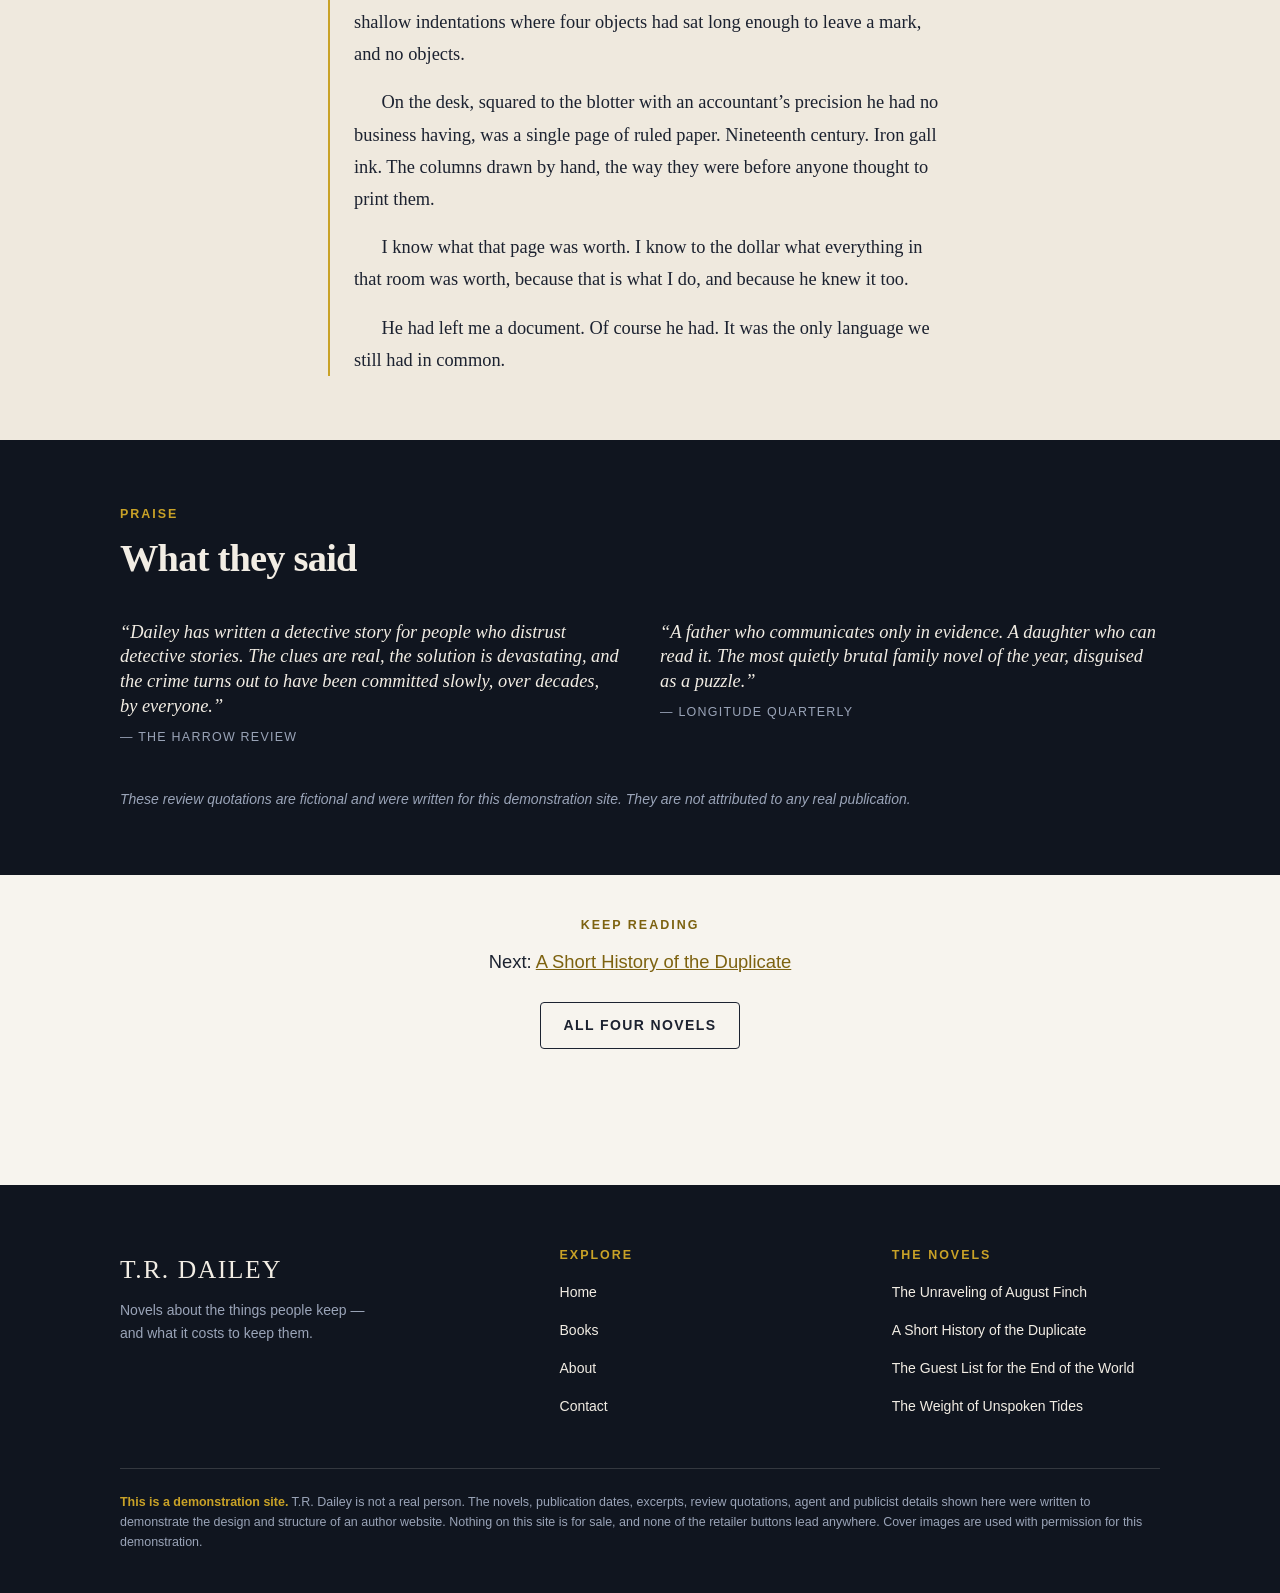
<file: books/the-unraveling-of-august-finch.html>
<!DOCTYPE html>
<html lang="en">
<head>
<meta charset="utf-8">
<meta name="viewport" content="width=device-width, initial-scale=1">

<!-- ══════════════════════════════════════════════════════════════════════
     EDIT: PAGE METADATA
     ══════════════════════════════════════════════════════════════════════ -->
<title>The Unraveling of August Finch — T.R. Dailey</title>
<meta name="description" content="An archivist vanishes from the Boston Athenaeum, leaving a locked safe and a ledger page that shouldn't exist. Book One of The Athenaeum Files by T.R. Dailey.">
<link rel="canonical" href="https://conwatcher.github.io/AuthorDemo/books/the-unraveling-of-august-finch.html">

<meta property="og:type" content="book">
<meta property="og:site_name" content="T.R. Dailey">
<meta property="og:title" content="The Unraveling of August Finch — T.R. Dailey">
<meta property="og:description" content="Some legacies are buried. Others are left as clues. Book One of The Athenaeum Files.">
<meta property="og:url" content="https://conwatcher.github.io/AuthorDemo/books/the-unraveling-of-august-finch.html">
<meta property="og:image" content="https://conwatcher.github.io/AuthorDemo/assets/img/covers/august-finch-500.jpg">
<meta property="og:image:alt" content="Cover of The Unraveling of August Finch by T.R. Dailey">
<meta name="twitter:card" content="summary_large_image">
<!-- ══════════════════════════════════════════════════════════════════════ -->

<link rel="icon" href="../favicon.svg" type="image/svg+xml">
<link rel="stylesheet" href="../assets/css/site.css">
<script>document.documentElement.className += " js";</script>
<script src="../assets/js/site.js" defer></script>
</head>

<body>

<a class="skip-link" href="#main">Skip to content</a>

<!-- EDIT: DEMONSTRATION NOTICE -->
<div class="demo-bar">
  <b>Demonstration site</b> — T.R. Dailey is a fictional author. All books, quotes and retailer links are for display only.
</div>

<header class="site-header">
  <div class="wrap site-header__inner">
    <a class="wordmark" href="../index.html">T.R. Dailey</a>
    <button class="nav-toggle" type="button" aria-expanded="false" aria-controls="site-nav">
      <span class="nav-toggle__bars" aria-hidden="true"></span>
      <span class="nav-toggle__label">Menu</span>
    </button>
    <nav class="site-nav" id="site-nav" aria-label="Main">
      <ul>
        <li><a href="../index.html">Home</a></li>
        <li><a href="../books.html" aria-current="page">Books</a></li>
        <li><a href="../about.html">About</a></li>
        <li><a href="../contact.html">Contact</a></li>
      </ul>
    </nav>
  </div>
</header>

<main id="main">

  <section class="section">
    <div class="wrap">

      <p style="margin-bottom: var(--space-md)"><a class="back-link" href="../books.html">&larr; All books</a></p>

      <div class="book-detail">

        <!-- EDIT: COVER -->
        <img class="book-detail__cover"
             src="../assets/img/covers/august-finch-500.jpg"
             srcset="../assets/img/covers/august-finch-300.jpg 300w,
                     ../assets/img/covers/august-finch-500.jpg 500w"
             sizes="(min-width: 48em) 18rem, 68vw"
             width="500" height="750"
             alt="Cover of The Unraveling of August Finch: a woman in a dark coat stands at the end of a dim library hall lined with bookcases, above an open nineteenth-century ledger and a fountain pen.">

        <div>
          <!-- EDIT: TITLE, SERIES, BLURB -->
          <h1 class="book-detail__title">The Unraveling of August Finch</h1>
          <p class="book-detail__series">The Athenaeum Files &middot; Book One</p>

          <p class="lede">Some legacies are buried. Others are left as clues.</p>

          <div class="ornament ornament--left" aria-hidden="true"><span></span></div>

          <p>When charismatic museum archivist August Finch vanishes during a blackout at the Boston Athenaeum, he leaves behind a clean desk, a locked safe, and a single page from a nineteenth-century ledger that shouldn&rsquo;t exist. His estranged daughter, Maya &mdash; a forensic accountant who deals exclusively in hard numbers &mdash; is forced to step into her father&rsquo;s world of missing artifacts and polished secrets.</p>

          <p>To track him down, she must follow a trail of meticulously staged historical anomalies left specifically for her, forcing her to calculate the exact cost of the lies that held her family together.</p>

          <!-- EDIT: BUY LINKS — placeholders only. These are disabled buttons,
               not links. They do not point at any retailer. -->
          <div style="margin-top: var(--space-lg)">
            <p class="eyebrow">Where to find it</p>
            <ul class="buy-list">
              <li><button class="buy-link" type="button" disabled>Independent bookshops</button></li>
              <li><button class="buy-link" type="button" disabled>Online retailers</button></li>
              <li><button class="buy-link" type="button" disabled>Audiobook</button></li>
              <li><button class="buy-link" type="button" disabled>Ask your library</button></li>
            </ul>
            <p class="buy-note">Retailer buttons are inactive placeholders on this demonstration site.</p>
          </div>

          <!-- EDIT: BOOK FACTS -->
          <dl class="book-detail__facts">
            <dt>Published</dt><dd>March 2026</dd>
            <dt>Publisher</dt><dd>Harrow &amp; Pine</dd>
            <dt>Length</dt><dd>384 pages</dd>
            <dt>Formats</dt><dd>Hardcover, ebook, audiobook</dd>
            <dt>Series</dt><dd>The Athenaeum Files, Book One of three</dd>
          </dl>
        </div>
      </div>
    </div>
  </section>

  <!-- ════════════════════════════════════════════════════════════════════
       EDIT: EXCERPT (optional — delete this whole section if not wanted)
       ════════════════════════════════════════════════════════════════════ -->
  <section class="section section--sunk">
    <div class="wrap wrap--narrow">
      <p class="eyebrow">An excerpt</p>
      <h2 style="font-size: var(--text-xl); margin-bottom: var(--space-md)">Chapter One</h2>

      <blockquote class="excerpt">
        <p>The safe was already open when I arrived, which was the first thing that was wrong.</p>
        <p>My father did not leave things open. He was a man who closed drawers with his hip while carrying two boxes, who put the cap back on a pen between sentences. Twenty-two years of not speaking to him had not changed the shape of him in my head, and the shape did not include an open safe.</p>
        <p>Inside: nothing. Not emptied &mdash; arranged. A felt liner brushed flat. Four shallow indentations where four objects had sat long enough to leave a mark, and no objects.</p>
        <p>On the desk, squared to the blotter with an accountant&rsquo;s precision he had no business having, was a single page of ruled paper. Nineteenth century. Iron gall ink. The columns drawn by hand, the way they were before anyone thought to print them.</p>
        <p>I know what that page was worth. I know to the dollar what everything in that room was worth, because that is what I do, and because he knew it too.</p>
        <p>He had left me a document. Of course he had. It was the only language we still had in common.</p>
      </blockquote>
    </div>
  </section>

  <!-- ════════════════════════════════════════════════════════════════════
       EDIT: PRAISE — invented publications, written for this demonstration
       ════════════════════════════════════════════════════════════════════ -->
  <section class="section on-ink">
    <div class="wrap">
      <p class="eyebrow">Praise</p>
      <h2 style="font-size: var(--text-xl); margin-bottom: var(--space-lg)">What they said</h2>

      <ul class="praise">
        <li>
          <figure style="margin:0">
            <blockquote>&ldquo;Dailey has written a detective story for people who distrust detective stories. The clues are real, the solution is devastating, and the crime turns out to have been committed slowly, over decades, by everyone.&rdquo;</blockquote>
            <figcaption>The Harrow Review</figcaption>
          </figure>
        </li>
        <li>
          <figure style="margin:0">
            <blockquote>&ldquo;A father who communicates only in evidence. A daughter who can read it. The most quietly brutal family novel of the year, disguised as a puzzle.&rdquo;</blockquote>
            <figcaption>Longitude Quarterly</figcaption>
          </figure>
        </li>
      </ul>

      <p class="buy-note" style="margin-top: var(--space-lg); color: var(--color-text-on-ink-muted)">These review quotations are fictional and were written for this demonstration site. They are not attributed to any real publication.</p>
    </div>
  </section>

  <!-- EDIT: NEXT BOOK -->
  <section class="section section--tight">
    <div class="wrap" style="text-align:center">
      <p class="eyebrow">Keep reading</p>
      <p style="margin-bottom: var(--space-md)">Next: <a href="a-short-history-of-the-duplicate.html">A Short History of the Duplicate</a></p>
      <a class="button button--ghost" href="../books.html">All four novels</a>
    </div>
  </section>

</main>

<!-- EDIT: FOOTER -->
<footer class="site-footer">
  <div class="wrap">
    <div class="site-footer__grid">
      <div>
        <p class="site-footer__wordmark">T.R. Dailey</p>
        <p class="site-footer__blurb">Novels about the things people keep &mdash; and what it costs to keep them.</p>
      </div>
      <nav aria-label="Footer">
        <h2>Explore</h2>
        <ul>
          <li><a href="../index.html">Home</a></li>
          <li><a href="../books.html">Books</a></li>
          <li><a href="../about.html">About</a></li>
          <li><a href="../contact.html">Contact</a></li>
        </ul>
      </nav>
      <div>
        <h2>The novels</h2>
        <ul>
          <li><a href="the-unraveling-of-august-finch.html">The Unraveling of August Finch</a></li>
          <li><a href="a-short-history-of-the-duplicate.html">A Short History of the Duplicate</a></li>
          <li><a href="the-guest-list-for-the-end-of-the-world.html">The Guest List for the End of the World</a></li>
          <li><a href="the-weight-of-unspoken-tides.html">The Weight of Unspoken Tides</a></li>
        </ul>
      </div>
    </div>

    <p class="site-footer__legal">
      <strong>This is a demonstration site.</strong> T.R. Dailey is not a real person. The novels, publication dates, excerpts, review quotations, agent and publicist details shown here were written to demonstrate the design and structure of an author website. Nothing on this site is for sale, and none of the retailer buttons lead anywhere. Cover images are used with permission for this demonstration.
    </p>
  </div>
</footer>

</body>
</html>
</file>
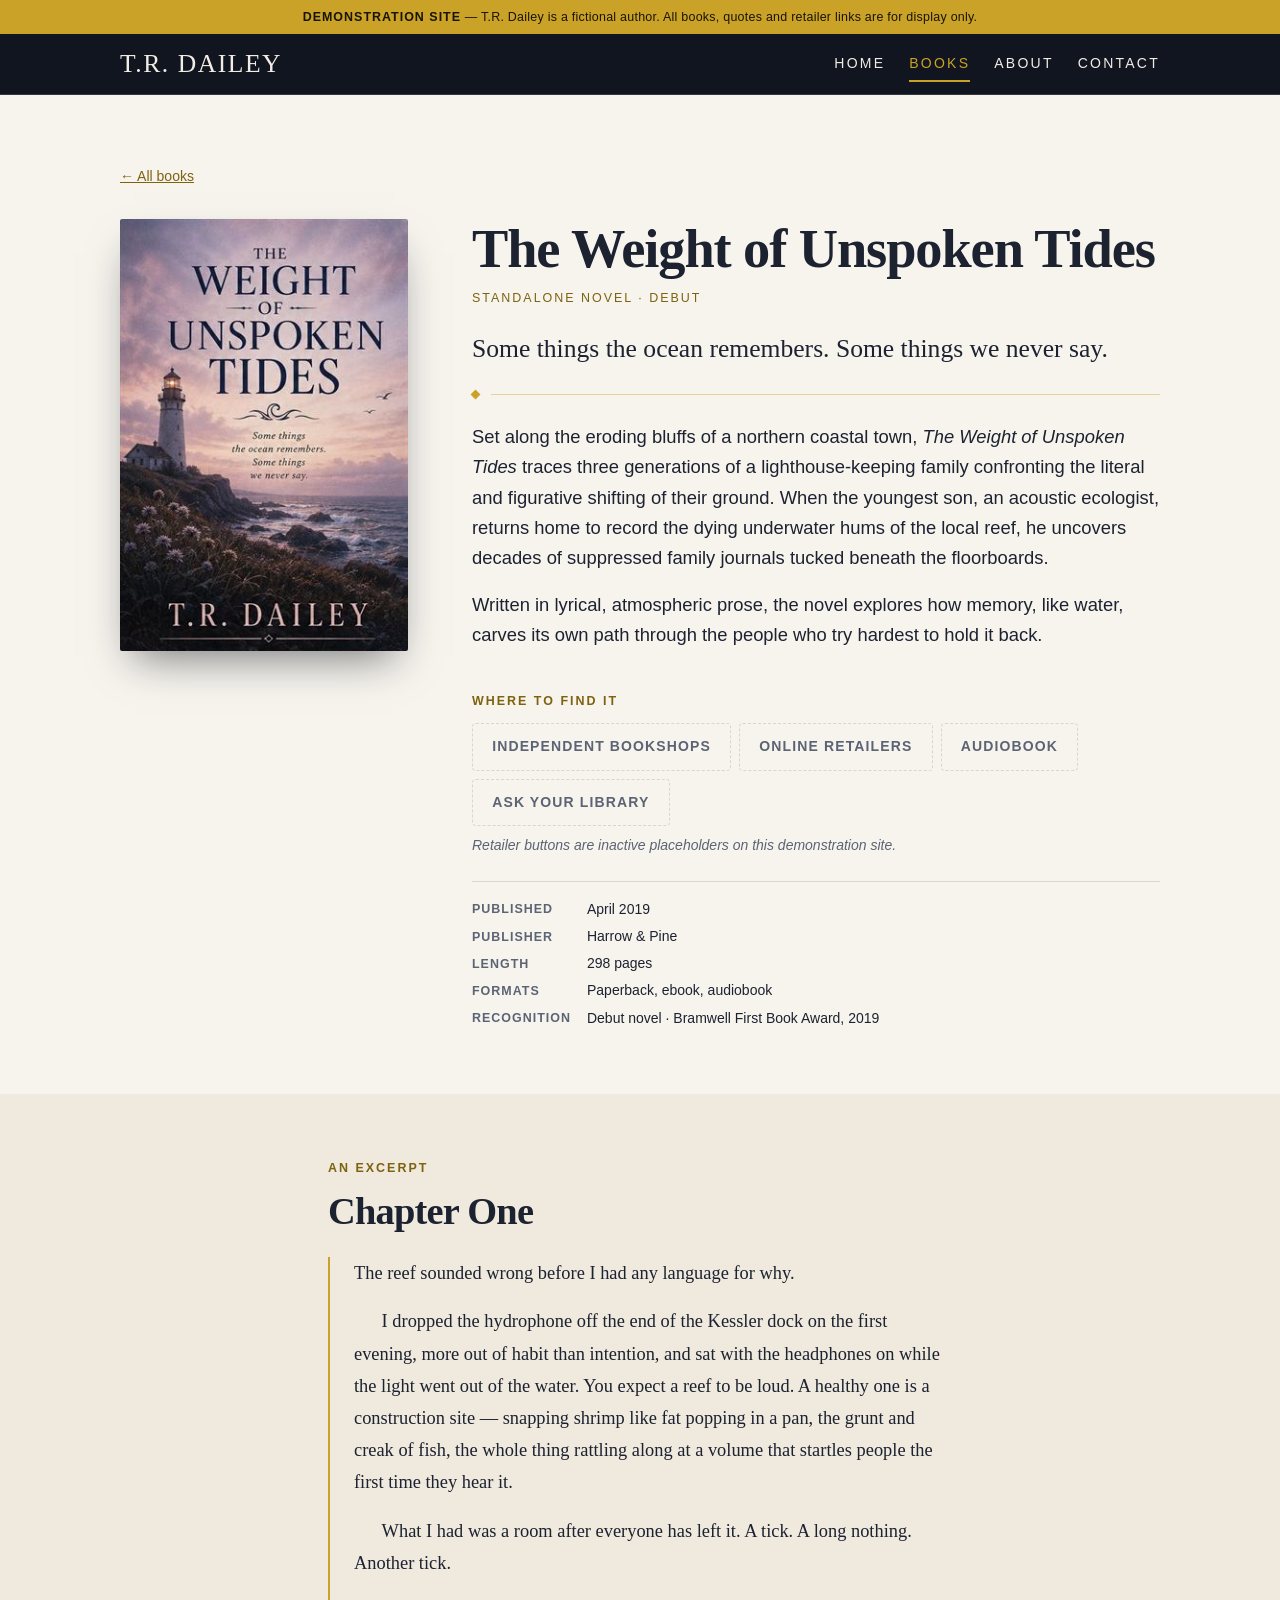
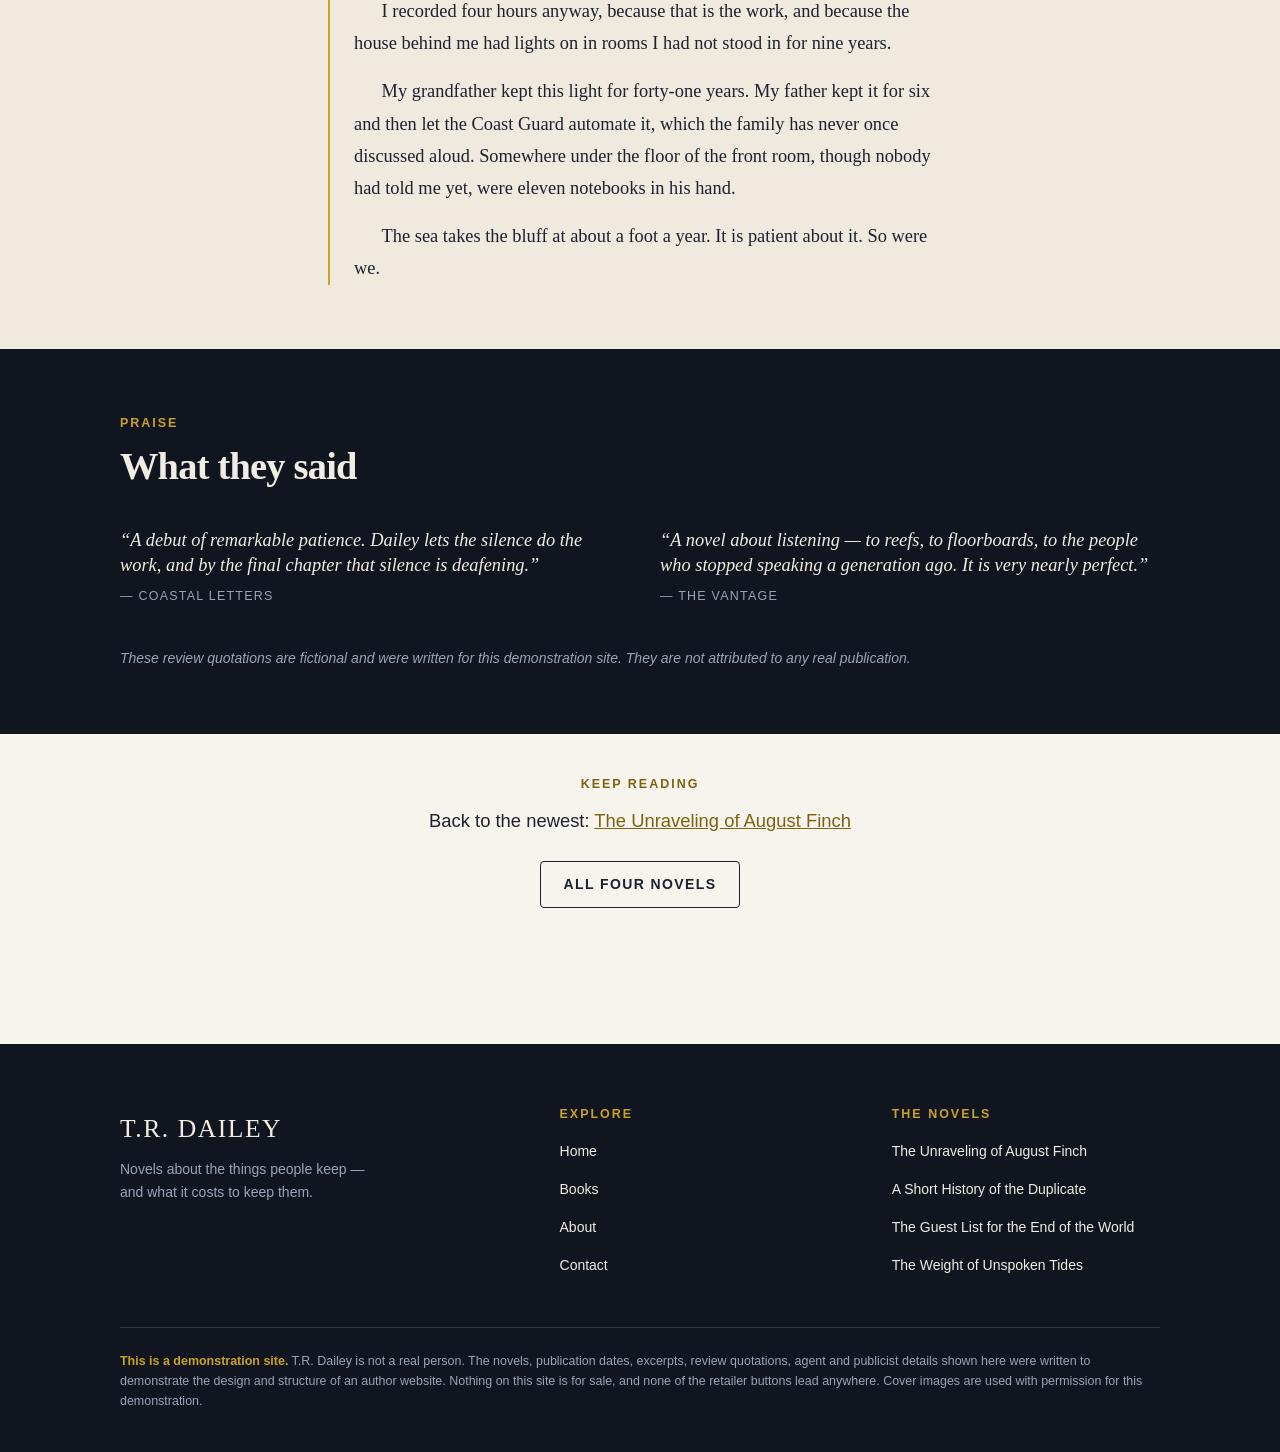
<file: books/the-weight-of-unspoken-tides.html>
<!DOCTYPE html>
<html lang="en">
<head>
<meta charset="utf-8">
<meta name="viewport" content="width=device-width, initial-scale=1">

<!-- ══════════════════════════════════════════════════════════════════════
     EDIT: PAGE METADATA
     ══════════════════════════════════════════════════════════════════════ -->
<title>The Weight of Unspoken Tides — T.R. Dailey</title>
<meta name="description" content="Three generations of a lighthouse-keeping family, an eroding coast, and eleven notebooks hidden beneath the floorboards. The debut novel by T.R. Dailey.">
<link rel="canonical" href="https://conwatcher.github.io/AuthorDemo/books/the-weight-of-unspoken-tides.html">

<meta property="og:type" content="book">
<meta property="og:site_name" content="T.R. Dailey">
<meta property="og:title" content="The Weight of Unspoken Tides — T.R. Dailey">
<meta property="og:description" content="Some things the ocean remembers. Some things we never say.">
<meta property="og:url" content="https://conwatcher.github.io/AuthorDemo/books/the-weight-of-unspoken-tides.html">
<meta property="og:image" content="https://conwatcher.github.io/AuthorDemo/assets/img/covers/unspoken-tides-500.jpg">
<meta property="og:image:alt" content="Cover of The Weight of Unspoken Tides by T.R. Dailey">
<meta name="twitter:card" content="summary_large_image">
<!-- ══════════════════════════════════════════════════════════════════════ -->

<link rel="icon" href="../favicon.svg" type="image/svg+xml">
<link rel="stylesheet" href="../assets/css/site.css">
<script>document.documentElement.className += " js";</script>
<script src="../assets/js/site.js" defer></script>
</head>

<body>

<a class="skip-link" href="#main">Skip to content</a>

<!-- EDIT: DEMONSTRATION NOTICE -->
<div class="demo-bar">
  <b>Demonstration site</b> — T.R. Dailey is a fictional author. All books, quotes and retailer links are for display only.
</div>

<header class="site-header">
  <div class="wrap site-header__inner">
    <a class="wordmark" href="../index.html">T.R. Dailey</a>
    <button class="nav-toggle" type="button" aria-expanded="false" aria-controls="site-nav">
      <span class="nav-toggle__bars" aria-hidden="true"></span>
      <span class="nav-toggle__label">Menu</span>
    </button>
    <nav class="site-nav" id="site-nav" aria-label="Main">
      <ul>
        <li><a href="../index.html">Home</a></li>
        <li><a href="../books.html" aria-current="page">Books</a></li>
        <li><a href="../about.html">About</a></li>
        <li><a href="../contact.html">Contact</a></li>
      </ul>
    </nav>
  </div>
</header>

<main id="main">

  <section class="section">
    <div class="wrap">

      <p style="margin-bottom: var(--space-md)"><a class="back-link" href="../books.html">&larr; All books</a></p>

      <div class="book-detail">

        <!-- EDIT: COVER -->
        <img class="book-detail__cover"
             src="../assets/img/covers/unspoken-tides-500.jpg"
             srcset="../assets/img/covers/unspoken-tides-300.jpg 300w,
                     ../assets/img/covers/unspoken-tides-500.jpg 500w"
             sizes="(min-width: 48em) 18rem, 68vw"
             width="500" height="750"
             alt="Cover of The Weight of Unspoken Tides: a white lighthouse above a wildflower bluff at dusk, overlooking a breaking sea beneath a lilac sky.">

        <div>
          <!-- EDIT: TITLE, SERIES, BLURB -->
          <h1 class="book-detail__title">The Weight of Unspoken Tides</h1>
          <p class="book-detail__series">Standalone novel &middot; Debut</p>

          <p class="lede">Some things the ocean remembers. Some things we never say.</p>

          <div class="ornament ornament--left" aria-hidden="true"><span></span></div>

          <p>Set along the eroding bluffs of a northern coastal town, <cite>The Weight of Unspoken Tides</cite> traces three generations of a lighthouse-keeping family confronting the literal and figurative shifting of their ground. When the youngest son, an acoustic ecologist, returns home to record the dying underwater hums of the local reef, he uncovers decades of suppressed family journals tucked beneath the floorboards.</p>

          <p>Written in lyrical, atmospheric prose, the novel explores how memory, like water, carves its own path through the people who try hardest to hold it back.</p>

          <!-- EDIT: BUY LINKS — placeholders only. Disabled buttons, not links. -->
          <div style="margin-top: var(--space-lg)">
            <p class="eyebrow">Where to find it</p>
            <ul class="buy-list">
              <li><button class="buy-link" type="button" disabled>Independent bookshops</button></li>
              <li><button class="buy-link" type="button" disabled>Online retailers</button></li>
              <li><button class="buy-link" type="button" disabled>Audiobook</button></li>
              <li><button class="buy-link" type="button" disabled>Ask your library</button></li>
            </ul>
            <p class="buy-note">Retailer buttons are inactive placeholders on this demonstration site.</p>
          </div>

          <!-- EDIT: BOOK FACTS -->
          <dl class="book-detail__facts">
            <dt>Published</dt><dd>April 2019</dd>
            <dt>Publisher</dt><dd>Harrow &amp; Pine</dd>
            <dt>Length</dt><dd>298 pages</dd>
            <dt>Formats</dt><dd>Paperback, ebook, audiobook</dd>
            <dt>Recognition</dt><dd>Debut novel &middot; Bramwell First Book Award, 2019</dd>
          </dl>
        </div>
      </div>
    </div>
  </section>

  <!-- ════════════════════════════════════════════════════════════════════
       EDIT: EXCERPT
       ════════════════════════════════════════════════════════════════════ -->
  <section class="section section--sunk">
    <div class="wrap wrap--narrow">
      <p class="eyebrow">An excerpt</p>
      <h2 style="font-size: var(--text-xl); margin-bottom: var(--space-md)">Chapter One</h2>

      <blockquote class="excerpt">
        <p>The reef sounded wrong before I had any language for why.</p>
        <p>I dropped the hydrophone off the end of the Kessler dock on the first evening, more out of habit than intention, and sat with the headphones on while the light went out of the water. You expect a reef to be loud. A healthy one is a construction site &mdash; snapping shrimp like fat popping in a pan, the grunt and creak of fish, the whole thing rattling along at a volume that startles people the first time they hear it.</p>
        <p>What I had was a room after everyone has left it. A tick. A long nothing. Another tick.</p>
        <p>I recorded four hours anyway, because that is the work, and because the house behind me had lights on in rooms I had not stood in for nine years.</p>
        <p>My grandfather kept this light for forty-one years. My father kept it for six and then let the Coast Guard automate it, which the family has never once discussed aloud. Somewhere under the floor of the front room, though nobody had told me yet, were eleven notebooks in his hand.</p>
        <p>The sea takes the bluff at about a foot a year. It is patient about it. So were we.</p>
      </blockquote>
    </div>
  </section>

  <!-- ════════════════════════════════════════════════════════════════════
       EDIT: PRAISE — invented publications, written for this demonstration
       ════════════════════════════════════════════════════════════════════ -->
  <section class="section on-ink">
    <div class="wrap">
      <p class="eyebrow">Praise</p>
      <h2 style="font-size: var(--text-xl); margin-bottom: var(--space-lg)">What they said</h2>

      <ul class="praise">
        <li>
          <figure style="margin:0">
            <blockquote>&ldquo;A debut of remarkable patience. Dailey lets the silence do the work, and by the final chapter that silence is deafening.&rdquo;</blockquote>
            <figcaption>Coastal Letters</figcaption>
          </figure>
        </li>
        <li>
          <figure style="margin:0">
            <blockquote>&ldquo;A novel about listening &mdash; to reefs, to floorboards, to the people who stopped speaking a generation ago. It is very nearly perfect.&rdquo;</blockquote>
            <figcaption>The Vantage</figcaption>
          </figure>
        </li>
      </ul>

      <p class="buy-note" style="margin-top: var(--space-lg); color: var(--color-text-on-ink-muted)">These review quotations are fictional and were written for this demonstration site. They are not attributed to any real publication.</p>
    </div>
  </section>

  <!-- EDIT: NEXT BOOK -->
  <section class="section section--tight">
    <div class="wrap" style="text-align:center">
      <p class="eyebrow">Keep reading</p>
      <p style="margin-bottom: var(--space-md)">Back to the newest: <a href="the-unraveling-of-august-finch.html">The Unraveling of August Finch</a></p>
      <a class="button button--ghost" href="../books.html">All four novels</a>
    </div>
  </section>

</main>

<!-- EDIT: FOOTER -->
<footer class="site-footer">
  <div class="wrap">
    <div class="site-footer__grid">
      <div>
        <p class="site-footer__wordmark">T.R. Dailey</p>
        <p class="site-footer__blurb">Novels about the things people keep &mdash; and what it costs to keep them.</p>
      </div>
      <nav aria-label="Footer">
        <h2>Explore</h2>
        <ul>
          <li><a href="../index.html">Home</a></li>
          <li><a href="../books.html">Books</a></li>
          <li><a href="../about.html">About</a></li>
          <li><a href="../contact.html">Contact</a></li>
        </ul>
      </nav>
      <div>
        <h2>The novels</h2>
        <ul>
          <li><a href="the-unraveling-of-august-finch.html">The Unraveling of August Finch</a></li>
          <li><a href="a-short-history-of-the-duplicate.html">A Short History of the Duplicate</a></li>
          <li><a href="the-guest-list-for-the-end-of-the-world.html">The Guest List for the End of the World</a></li>
          <li><a href="the-weight-of-unspoken-tides.html">The Weight of Unspoken Tides</a></li>
        </ul>
      </div>
    </div>

    <p class="site-footer__legal">
      <strong>This is a demonstration site.</strong> T.R. Dailey is not a real person. The novels, publication dates, excerpts, review quotations, agent and publicist details shown here were written to demonstrate the design and structure of an author website. Nothing on this site is for sale, and none of the retailer buttons lead anywhere. Cover images are used with permission for this demonstration.
    </p>
  </div>
</footer>

</body>
</html>
</file>
<file: assets/css/site.css>
/* ==========================================================================
   T.R. DAILEY — AUTHOR SITE BASE TEMPLATE
   ==========================================================================

   HOW TO RE-SKIN THIS SITE
   ------------------------
   Everything that gives this site its look lives in the DESIGN TOKENS block
   directly below. To re-theme for a different author or genre, edit only that
   block. Nothing below it hardcodes a colour, a typeface, or a spacing value —
   it all refers back to a token by name.

   Text content does NOT live here. It lives in the HTML pages, inside clearly
   marked EDIT regions. See README.md and content/CONTENT-GUIDE.md.
   ========================================================================== */


/* ==========================================================================
   1. DESIGN TOKENS  —  ★ EDIT THIS BLOCK TO RE-THEME ★
   ========================================================================== */

:root {

  /* ---- Typefaces -------------------------------------------------------
     Both stacks are system fonts: nothing is downloaded, so there is no
     render-blocking font request and no flash of unstyled text. To use a
     webfont later, add the @font-face rule and change the stack here only. */

  --font-display: "Iowan Old Style", "Palatino Linotype", Palatino,
                  "Book Antiqua", Georgia, "Times New Roman", serif;
  --font-body:    -apple-system, BlinkMacSystemFont, "Segoe UI", Roboto,
                  "Helvetica Neue", Arial, sans-serif;

  /* ---- Colour ----------------------------------------------------------
     The palette is built from three ideas: warm paper for reading, deep ink
     for atmosphere, and a single gold accent borrowed from the book covers.
     Every pairing below meets WCAG AA contrast for its intended use. */

  --color-paper:            #f7f4ee;   /* page background                  */
  --color-paper-sunk:       #efe9de;   /* recessed panels, cards           */
  --color-ink:              #10151f;   /* dark sections: hero, footer      */
  --color-ink-soft:         #1b2436;   /* dark section panels              */

  --color-text:             #1c2230;   /* body text on paper               */
  --color-text-muted:       #5b6474;   /* secondary text on paper  (5.4:1) */
  --color-text-on-ink:      #f2ede4;   /* body text on ink                 */
  --color-text-on-ink-muted:#9aa4b8;   /* secondary text on ink    (7.4:1) */

  --color-accent:           #c9a227;   /* gold — on ink, and decoration    */
  --color-accent-bright:    #d9b350;   /* gold — hover on ink              */
  --color-accent-ink:       #7d6210;   /* gold — as TEXT on paper  (5.2:1) */
  --color-accent-wash:      rgba(201, 162, 39, 0.16);

  --color-rule:             rgba(28, 34, 48, 0.14);   /* hairlines on paper */
  --color-rule-on-ink:      rgba(242, 237, 228, 0.16);/* hairlines on ink   */

  /* ---- Focus ring -------------------------------------------------------
     Two-part ring so it stays visible on both paper and ink backgrounds.
     Overridden inside .on-ink further down. */

  --focus-color:            #1c2230;
  --focus-halo:             var(--color-accent);

  /* ---- Spacing scale ---------------------------------------------------- */

  --space-3xs: 0.25rem;
  --space-2xs: 0.5rem;
  --space-xs:  0.75rem;
  --space-sm:  1rem;
  --space-md:  1.5rem;
  --space-lg:  2.5rem;
  --space-xl:  4rem;
  --space-2xl: 6rem;

  /* ---- Type scale (fluid: scales with viewport, mobile first) ----------- */

  --text-xs:   0.78rem;
  --text-sm:   0.875rem;
  --text-base: 1rem;
  --text-md:   clamp(1.05rem, 1rem + 0.25vw,  1.15rem);
  --text-lg:   clamp(1.25rem, 1.1rem + 0.7vw, 1.6rem);
  --text-xl:   clamp(1.6rem,  1.3rem + 1.5vw, 2.4rem);
  --text-2xl:  clamp(2rem,    1.5rem + 2.6vw, 3.4rem);
  --text-3xl:  clamp(2.6rem,  1.7rem + 4.2vw, 5rem);

  --leading-tight: 1.12;
  --leading-snug:  1.35;
  --leading-body:  1.65;

  --tracking-tight: -0.02em;
  --tracking-wide:   0.16em;

  /* ---- Layout ----------------------------------------------------------- */

  --wrap:        68rem;   /* full content width      */
  --wrap-narrow: 42rem;   /* prose measure, ~68 chars */
  --gutter:      var(--space-md);

  /* ---- Shape and depth --------------------------------------------------- */

  --radius-sm:    2px;
  --radius:       4px;
  --shadow-cover: 0 0.75rem 1.75rem -0.6rem rgba(16, 21, 31, 0.45);
  --shadow-lift:  0 1.25rem 2.5rem -0.9rem rgba(16, 21, 31, 0.55);

  /* ---- Motion ------------------------------------------------------------ */

  --ease:       cubic-bezier(0.2, 0.6, 0.3, 1);
  --duration:   180ms;
}


/* ==========================================================================
   2. BASE
   ========================================================================== */

*, *::before, *::after { box-sizing: border-box; }

html {
  -webkit-text-size-adjust: 100%;
  scroll-behavior: smooth;
}

body {
  margin: 0;
  background: var(--color-paper);
  color: var(--color-text);
  font-family: var(--font-body);
  font-size: var(--text-md);
  line-height: var(--leading-body);
  -webkit-font-smoothing: antialiased;
  text-rendering: optimizeLegibility;
}

h1, h2, h3, h4 {
  font-family: var(--font-display);
  font-weight: 600;
  line-height: var(--leading-tight);
  letter-spacing: var(--tracking-tight);
  margin: 0;
  text-wrap: balance;
}

p { margin: 0 0 var(--space-sm); }
p:last-child { margin-bottom: 0; }

a { color: var(--color-accent-ink); }
a:hover { color: var(--color-text); }

img {
  max-width: 100%;
  height: auto;
  display: block;
}

ul, ol { margin: 0 0 var(--space-sm); padding-left: 1.25em; }

hr {
  border: 0;
  border-top: 1px solid var(--color-rule);
  margin: var(--space-lg) 0;
}

:focus-visible {
  outline: 2px solid var(--focus-color);
  outline-offset: 2px;
  box-shadow: 0 0 0 5px var(--focus-halo);
  border-radius: var(--radius-sm);
}

@media (prefers-reduced-motion: reduce) {
  html { scroll-behavior: auto; }
  *, *::before, *::after {
    animation-duration: 0.01ms !important;
    transition-duration: 0.01ms !important;
  }
}


/* ==========================================================================
   3. LAYOUT PRIMITIVES
   ========================================================================== */

.wrap {
  width: 100%;
  max-width: var(--wrap);
  margin-inline: auto;
  padding-inline: var(--gutter);
}

.wrap--narrow { max-width: var(--wrap-narrow); }

.section { padding-block: var(--space-xl); }
.section--tight { padding-block: var(--space-lg); }
.section--sunk  { background: var(--color-paper-sunk); }

/* Dark sections. Flips the text and focus tokens so descendants stay legible
   without any component needing to know it is on a dark background. */
.on-ink {
  background: var(--color-ink);
  color: var(--color-text-on-ink);
  --color-text:       var(--color-text-on-ink);
  --color-text-muted: var(--color-text-on-ink-muted);
  --color-rule:       var(--color-rule-on-ink);
  --color-accent-ink: var(--color-accent);
  --focus-color:      var(--color-paper);
  --focus-halo:       rgba(201, 162, 39, 0.55);
}

.skip-link {
  position: absolute;
  left: var(--space-sm);
  top: -100%;
  z-index: 100;
  background: var(--color-ink);
  color: var(--color-text-on-ink);
  padding: var(--space-2xs) var(--space-sm);
  border-radius: var(--radius);
  font-size: var(--text-sm);
  text-decoration: none;
}
.skip-link:focus { top: var(--space-sm); }

.visually-hidden {
  position: absolute;
  width: 1px; height: 1px;
  margin: -1px; padding: 0;
  overflow: hidden;
  clip: rect(0 0 0 0);
  white-space: nowrap;
  border: 0;
}


/* ==========================================================================
   4. EDITORIAL DETAILS  (eyebrows, rules, ornaments)
   ========================================================================== */

.eyebrow {
  font-family: var(--font-body);
  font-size: var(--text-xs);
  font-weight: 700;
  letter-spacing: var(--tracking-wide);
  text-transform: uppercase;
  color: var(--color-accent-ink);
  margin: 0 0 var(--space-xs);
}

/* Small gold diamond flanked by hairlines — echoes the cover ornaments. */
.ornament {
  display: flex;
  align-items: center;
  gap: var(--space-xs);
  color: var(--color-accent);
  margin-block: var(--space-md);
}
.ornament::before,
.ornament::after {
  content: "";
  flex: 1;
  height: 1px;
  background: currentColor;
  opacity: 0.4;
}
.ornament::marker { content: none; }
.ornament span {
  width: 7px; height: 7px;
  background: currentColor;
  transform: rotate(45deg);
  flex: none;
}
.ornament--left::before { display: none; }
.ornament--left { justify-content: flex-start; }

/* Standalone "back" link above a page's content. Padded so it clears the
   minimum target size — it is a navigation control, not an inline link. */
.back-link {
  display: inline-block;
  padding: 0.4rem 0;
  font-size: var(--text-sm);
}

.lede {
  font-size: var(--text-lg);
  line-height: var(--leading-snug);
  font-family: var(--font-display);
  color: var(--color-text);
}


/* ==========================================================================
   5. DEMONSTRATION NOTICE
   ========================================================================== */

.demo-bar {
  background: var(--color-accent);
  color: #1a1405;
  font-size: var(--text-xs);
  line-height: 1.45;
  letter-spacing: 0.02em;
  text-align: center;
  padding: var(--space-2xs) var(--space-sm);
}
.demo-bar b { font-weight: 700; text-transform: uppercase; letter-spacing: 0.08em; }


/* ==========================================================================
   6. SITE HEADER + NAVIGATION
   ========================================================================== */

.site-header {
  background: var(--color-ink);
  color: var(--color-text-on-ink);
  border-bottom: 1px solid var(--color-rule-on-ink);
  position: relative;
  z-index: 20;
}

.site-header__inner {
  display: flex;
  align-items: center;
  justify-content: space-between;
  gap: var(--space-sm);
  min-height: 3.75rem;
  flex-wrap: wrap;
}

.wordmark {
  font-family: var(--font-display);
  font-size: var(--text-lg);
  letter-spacing: 0.06em;
  text-transform: uppercase;
  color: var(--color-text-on-ink);
  text-decoration: none;
  white-space: nowrap;
  display: inline-block;
  padding-block: 0.45rem;   /* lifts the tap target to ~44px */
}
.wordmark:hover { color: var(--color-accent-bright); }

.nav-toggle {
  display: none;                 /* shown only when JS is available */
  align-items: center;
  gap: var(--space-2xs);
  background: transparent;
  border: 1px solid var(--color-rule-on-ink);
  border-radius: var(--radius);
  color: var(--color-text-on-ink);
  font: inherit;
  font-size: var(--text-sm);
  letter-spacing: 0.08em;
  text-transform: uppercase;
  padding: 0.55rem 0.8rem;
  cursor: pointer;
  min-height: 44px;
}
.js .nav-toggle { display: inline-flex; }
.nav-toggle:hover { border-color: var(--color-accent); color: var(--color-accent-bright); }

.nav-toggle__bars { position: relative; width: 18px; height: 2px; background: currentColor; }
.nav-toggle__bars::before,
.nav-toggle__bars::after {
  content: "";
  position: absolute; left: 0;
  width: 18px; height: 2px;
  background: currentColor;
  transition: transform var(--duration) var(--ease);
}
.nav-toggle__bars::before { top: -6px; }
.nav-toggle__bars::after  { top:  6px; }

.site-nav ul {
  list-style: none;
  margin: 0;
  padding: 0 0 var(--space-sm);
  display: flex;
  flex-direction: column;
  gap: var(--space-2xs);
}

.site-nav a {
  display: block;
  padding: 0.6rem 0;
  color: var(--color-text-on-ink);
  text-decoration: none;
  font-size: var(--text-sm);
  letter-spacing: var(--tracking-wide);
  text-transform: uppercase;
  border-bottom: 1px solid var(--color-rule-on-ink);
}
.site-nav a:hover { color: var(--color-accent-bright); }

/* Current page marker */
.site-nav a[aria-current="page"] { color: var(--color-accent); }

/* When JS is on, the mobile menu starts closed. */
.js .site-nav { display: none; width: 100%; }
.js .site-nav.is-open { display: block; }

@media (min-width: 46em) {
  .js .nav-toggle { display: none; }
  .site-nav,
  .js .site-nav { display: block; width: auto; }
  .site-nav ul {
    flex-direction: row;
    align-items: center;
    gap: var(--space-md);
    padding-bottom: 0;
  }
  .site-nav a {
    border-bottom: 2px solid transparent;
    padding: 0.35rem 0;
  }
  .site-nav a[aria-current="page"] { border-bottom-color: var(--color-accent); }
}


/* ==========================================================================
   7. HERO
   ========================================================================== */

.hero {
  position: relative;
  overflow: hidden;
  background:
    radial-gradient(120% 90% at 50% -10%, #26324a 0%, rgba(38,50,74,0) 62%),
    linear-gradient(180deg, #131a27 0%, var(--color-ink) 55%, #0b0f17 100%);
  color: var(--color-text-on-ink);
  padding-block: var(--space-2xl);
  text-align: center;
}

/* Faint gold horizon line, drawn in CSS — no image request. */
.hero::after {
  content: "";
  position: absolute;
  left: 50%; bottom: 0;
  width: min(90%, 40rem); height: 1px;
  transform: translateX(-50%);
  background: linear-gradient(90deg,
    transparent, var(--color-accent), transparent);
  opacity: 0.55;
}

.hero__name {
  font-size: var(--text-3xl);
  letter-spacing: 0.04em;
  text-transform: uppercase;
  margin: 0;
}

.hero__tagline {
  font-family: var(--font-display);
  font-size: var(--text-lg);
  font-style: italic;
  line-height: var(--leading-snug);
  color: var(--color-text-on-ink-muted);
  max-width: 34ch;
  margin: var(--space-md) auto 0;
}

.hero__meta {
  font-size: var(--text-xs);
  letter-spacing: var(--tracking-wide);
  text-transform: uppercase;
  color: var(--color-accent);
  margin: var(--space-md) 0 0;
}


/* ==========================================================================
   8. BUTTONS
   ========================================================================== */

.button {
  display: inline-flex;
  align-items: center;
  justify-content: center;
  gap: var(--space-2xs);
  min-height: 44px;
  padding: 0.7rem 1.4rem;
  border: 1px solid var(--color-text);
  border-radius: var(--radius);
  background: var(--color-text);
  color: var(--color-paper);
  font-family: var(--font-body);
  font-size: var(--text-sm);
  font-weight: 600;
  letter-spacing: 0.1em;
  text-transform: uppercase;
  text-decoration: none;
  cursor: pointer;
  transition: background var(--duration) var(--ease),
              color var(--duration) var(--ease),
              border-color var(--duration) var(--ease);
}
.button:hover {
  background: transparent;
  color: var(--color-text);
  border-color: var(--color-text);
}

.button--ghost {
  background: transparent;
  color: var(--color-text);
}
.button--ghost:hover {
  background: var(--color-text);
  color: var(--color-paper);
}

/* Inert retailer placeholders. Deliberately not links and not clickable. */
.buy-list {
  list-style: none;
  margin: 0;
  padding: 0;
  display: flex;
  flex-wrap: wrap;
  gap: var(--space-2xs);
}

.buy-link {
  display: inline-flex;
  align-items: center;
  justify-content: center;
  min-height: 44px;
  padding: 0.7rem 1.2rem;
  border: 1px dashed var(--color-rule);
  border-radius: var(--radius);
  background: transparent;
  color: var(--color-text-muted);
  font: inherit;
  font-size: var(--text-sm);
  font-weight: 600;
  letter-spacing: 0.08em;
  text-transform: uppercase;
  cursor: not-allowed;
}

.buy-note {
  font-size: var(--text-sm);
  color: var(--color-text-muted);
  font-style: italic;
  margin-top: var(--space-2xs);
}


/* ==========================================================================
   9. BOOK GRID + CARDS
   ========================================================================== */

.book-grid {
  list-style: none;
  margin: 0;
  padding: 0;
  display: grid;
  gap: var(--space-lg);
  grid-template-columns: 1fr;
}

@media (min-width: 34em) {
  .book-grid { grid-template-columns: repeat(2, 1fr); gap: var(--space-lg) var(--space-md); }
}
@media (min-width: 60em) {
  .book-grid { grid-template-columns: repeat(4, 1fr); }
  .book-grid--roomy { grid-template-columns: repeat(2, 1fr); gap: var(--space-xl); }
}

.book-card {
  display: flex;
  flex-direction: column;
  gap: var(--space-xs);
  height: 100%;
}

.book-card__link {
  text-decoration: none;
  color: inherit;
  display: flex;
  flex-direction: column;
  gap: var(--space-xs);
  height: 100%;
}

.book-card__cover {
  width: 100%;
  aspect-ratio: 2 / 3;
  object-fit: cover;
  border-radius: var(--radius-sm);
  box-shadow: var(--shadow-cover);
  transition: transform var(--duration) var(--ease),
              box-shadow var(--duration) var(--ease);
}
.book-card__link:hover .book-card__cover {
  transform: translateY(-4px);
  box-shadow: var(--shadow-lift);
}

.book-card__title {
  font-size: var(--text-lg);
  margin: 0;
}
.book-card__link:hover .book-card__title { color: var(--color-accent-ink); }

.book-card__meta {
  font-size: var(--text-xs);
  letter-spacing: var(--tracking-wide);
  text-transform: uppercase;
  color: var(--color-text-muted);
  margin: 0;
}

.book-card__blurb {
  font-size: var(--text-sm);
  color: var(--color-text-muted);
  margin: 0;
}


/* ==========================================================================
   10. FEATURED BOOK  (home page)
   ========================================================================== */

.featured {
  display: grid;
  gap: var(--space-lg);
  align-items: start;
}

.featured__cover {
  width: min(15rem, 62%);
  margin-inline: auto;
  border-radius: var(--radius-sm);
  box-shadow: var(--shadow-lift);
}

.featured__title { font-size: var(--text-2xl); margin: 0 0 var(--space-2xs); }

@media (min-width: 48em) {
  .featured {
    grid-template-columns: minmax(12rem, 17rem) 1fr;
    gap: var(--space-xl);
    align-items: center;
  }
  .featured__cover { width: 100%; margin-inline: 0; }
}


/* ==========================================================================
   11. BOOK DETAIL PAGE
   ========================================================================== */

.book-detail {
  display: grid;
  gap: var(--space-lg);
}

.book-detail__cover {
  width: min(16rem, 68%);
  margin-inline: auto;
  border-radius: var(--radius-sm);
  box-shadow: var(--shadow-lift);
}

.book-detail__title { font-size: var(--text-2xl); margin: 0 0 var(--space-2xs); }

.book-detail__series {
  font-size: var(--text-xs);
  letter-spacing: var(--tracking-wide);
  text-transform: uppercase;
  color: var(--color-accent-ink);
  margin: 0 0 var(--space-md);
}

.book-detail__facts {
  margin: var(--space-md) 0 0;
  padding: var(--space-sm) 0 0;
  border-top: 1px solid var(--color-rule);
  display: grid;
  grid-template-columns: auto 1fr;
  gap: var(--space-3xs) var(--space-sm);
  font-size: var(--text-sm);
}
.book-detail__facts dt {
  font-weight: 700;
  letter-spacing: 0.08em;
  text-transform: uppercase;
  font-size: var(--text-xs);
  color: var(--color-text-muted);
  align-self: center;
}
.book-detail__facts dd { margin: 0; }

@media (min-width: 48em) {
  .book-detail {
    grid-template-columns: minmax(12rem, 18rem) 1fr;
    gap: var(--space-xl);
    align-items: start;
  }
  .book-detail__cover { width: 100%; margin-inline: 0; position: sticky; top: var(--space-md); }
}

/* Excerpt */
.excerpt {
  font-family: var(--font-display);
  font-size: var(--text-md);
  line-height: 1.75;
  border-left: 2px solid var(--color-accent);
  padding-left: var(--space-md);
  margin: 0;
}
.excerpt p + p { text-indent: 1.5em; }

/* Praise — invented outlets, labelled as fictional in the markup. */
.praise {
  list-style: none;
  margin: 0;
  padding: 0;
  display: grid;
  gap: var(--space-md);
}
.praise blockquote {
  margin: 0;
  font-family: var(--font-display);
  font-size: var(--text-md);
  font-style: italic;
  line-height: var(--leading-snug);
}
.praise figcaption {
  font-size: var(--text-xs);
  letter-spacing: 0.1em;
  text-transform: uppercase;
  color: var(--color-text-muted);
  margin-top: var(--space-2xs);
}
.praise figcaption::before { content: "— "; }

@media (min-width: 48em) {
  .praise { grid-template-columns: repeat(2, 1fr); gap: var(--space-lg); }
}


/* ==========================================================================
   12. ABOUT PAGE  (silhouette drawn as inline SVG — no image file)
   ========================================================================== */

.about {
  display: grid;
  gap: var(--space-lg);
  align-items: start;
}

.portrait {
  width: min(14rem, 58%);
  margin-inline: auto;
  aspect-ratio: 4 / 5;
  border-radius: var(--radius-sm);
  background:
    radial-gradient(90% 70% at 50% 15%, #2a3550 0%, rgba(42,53,80,0) 70%),
    linear-gradient(180deg, #1c2436 0%, #10151f 100%);
  border: 1px solid var(--color-rule);
  display: grid;
  place-items: end center;
  overflow: hidden;
  box-shadow: var(--shadow-cover);
}
.portrait svg {
  width: 78%;
  height: auto;
  display: block;
  color: #060a12;
}
.portrait__caption {
  font-size: var(--text-xs);
  color: var(--color-text-muted);
  text-align: center;
  font-style: italic;
  margin-top: var(--space-2xs);
}

@media (min-width: 48em) {
  .about { grid-template-columns: minmax(11rem, 16rem) 1fr; gap: var(--space-xl); }
  .portrait { width: 100%; margin-inline: 0; }
}

.note-card {
  background: var(--color-paper-sunk);
  border-left: 3px solid var(--color-accent);
  border-radius: var(--radius-sm);
  padding: var(--space-md);
}


/* ==========================================================================
   13. CONTACT PAGE
   ========================================================================== */

.contact-grid {
  display: grid;
  gap: var(--space-lg);
}
@media (min-width: 44em) {
  .contact-grid { grid-template-columns: repeat(2, 1fr); gap: var(--space-lg) var(--space-xl); }
}

.contact-card h3 {
  font-size: var(--text-lg);
  margin: 0 0 var(--space-2xs);
}
.contact-card p { font-size: var(--text-base); color: var(--color-text-muted); }

.social-list {
  list-style: none;
  margin: 0;
  padding: 0;
  display: flex;
  flex-wrap: wrap;
  gap: var(--space-2xs);
}
.social-list span {
  display: inline-block;
  border: 1px dashed var(--color-rule);
  border-radius: var(--radius);
  padding: 0.5rem 0.9rem;
  font-size: var(--text-sm);
  color: var(--color-text-muted);
}


/* ==========================================================================
   14. PROSE  (long-form body copy)
   ========================================================================== */

.prose { max-width: 68ch; }
.prose p { margin-bottom: var(--space-sm); }
.prose h2 { font-size: var(--text-xl); margin: var(--space-lg) 0 var(--space-xs); }
.prose h3 { font-size: var(--text-lg); margin: var(--space-md) 0 var(--space-2xs); }
.prose > :first-child { margin-top: 0; }


/* ==========================================================================
   15. FOOTER
   ========================================================================== */

.site-footer {
  background: var(--color-ink);
  color: var(--color-text-on-ink);
  padding-block: var(--space-xl) var(--space-lg);
  margin-top: var(--space-2xl);
}

.site-footer__grid {
  display: grid;
  gap: var(--space-lg);
}
@media (min-width: 44em) {
  .site-footer__grid { grid-template-columns: 1.4fr 1fr 1fr; gap: var(--space-xl); }
}

.site-footer h2 {
  font-size: var(--text-xs);
  font-family: var(--font-body);
  font-weight: 700;
  letter-spacing: var(--tracking-wide);
  text-transform: uppercase;
  color: var(--color-accent);
  margin: 0 0 var(--space-xs);
}

.site-footer ul { list-style: none; margin: 0; padding: 0; }
.site-footer li { margin-bottom: var(--space-3xs); }
.site-footer a {
  color: var(--color-text-on-ink);
  text-decoration: none;
  font-size: var(--text-sm);
  display: inline-block;
  padding-block: 0.35rem;   /* clears the 24px minimum target size */
}
.site-footer a:hover { color: var(--color-accent-bright); text-decoration: underline; }

.site-footer__wordmark {
  font-family: var(--font-display);
  font-size: var(--text-lg);
  letter-spacing: 0.06em;
  text-transform: uppercase;
  margin: 0 0 var(--space-2xs);
}

.site-footer__blurb {
  font-size: var(--text-sm);
  color: var(--color-text-on-ink-muted);
  max-width: 34ch;
}

.site-footer__legal {
  margin-top: var(--space-lg);
  padding-top: var(--space-md);
  border-top: 1px solid var(--color-rule-on-ink);
  font-size: var(--text-xs);
  line-height: 1.6;
  color: var(--color-text-on-ink-muted);
}
.site-footer__legal strong { color: var(--color-accent); }


/* ==========================================================================
   16. 404
   ========================================================================== */

.notfound { text-align: center; padding-block: var(--space-2xl); }
.notfound h1 { font-size: var(--text-2xl); margin-bottom: var(--space-sm); }
</file>
